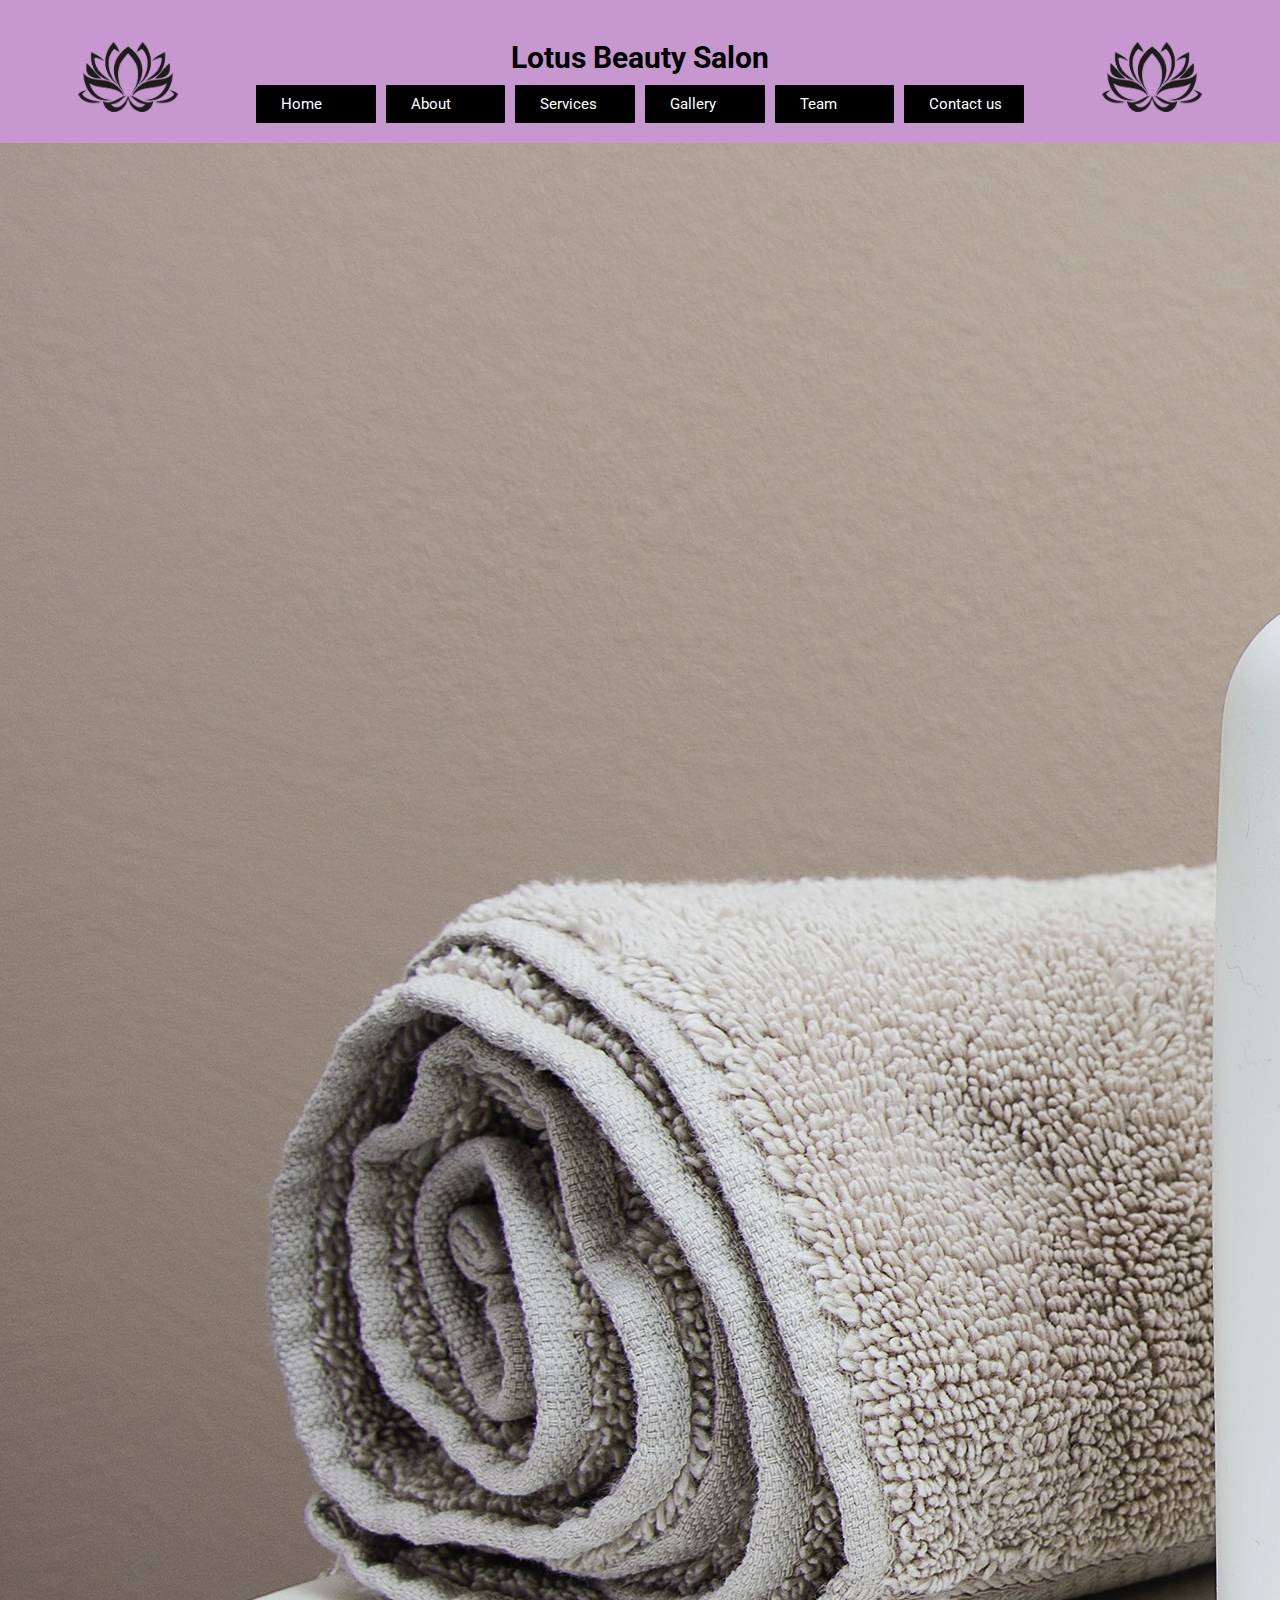
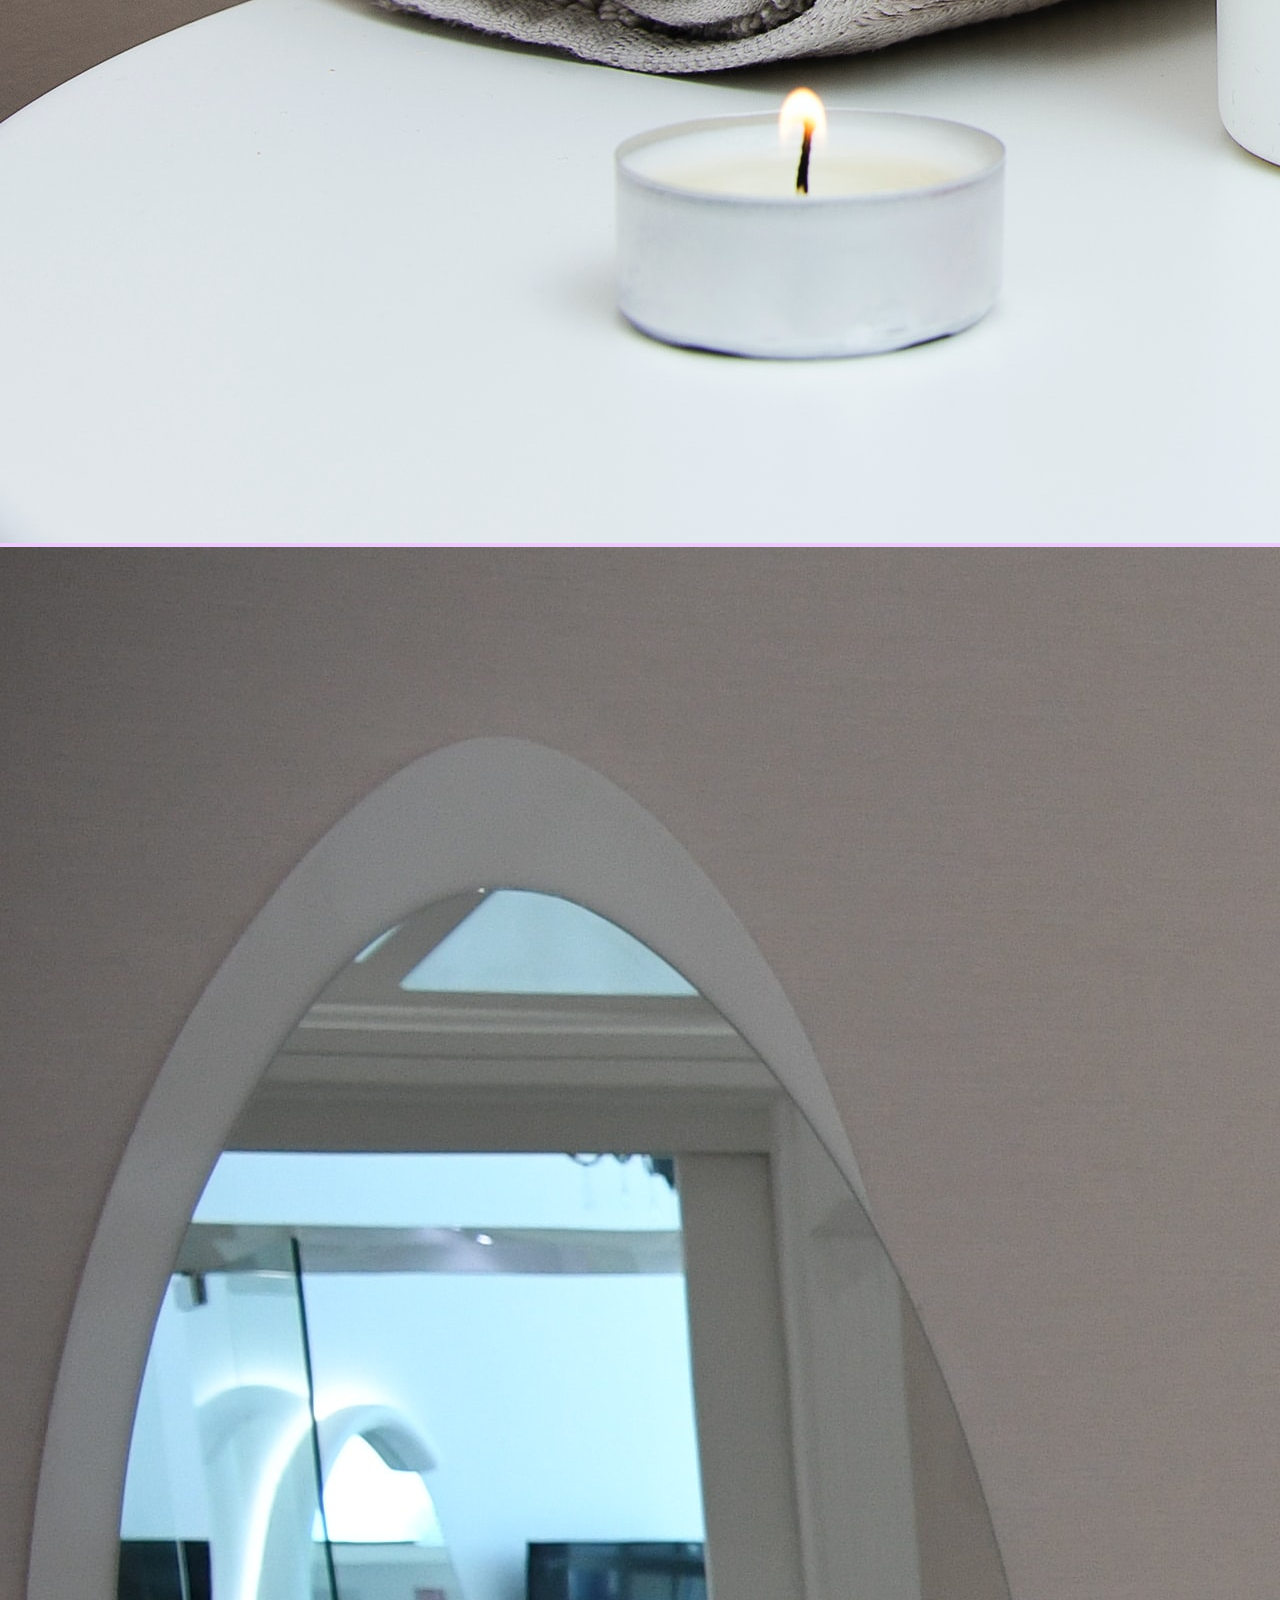
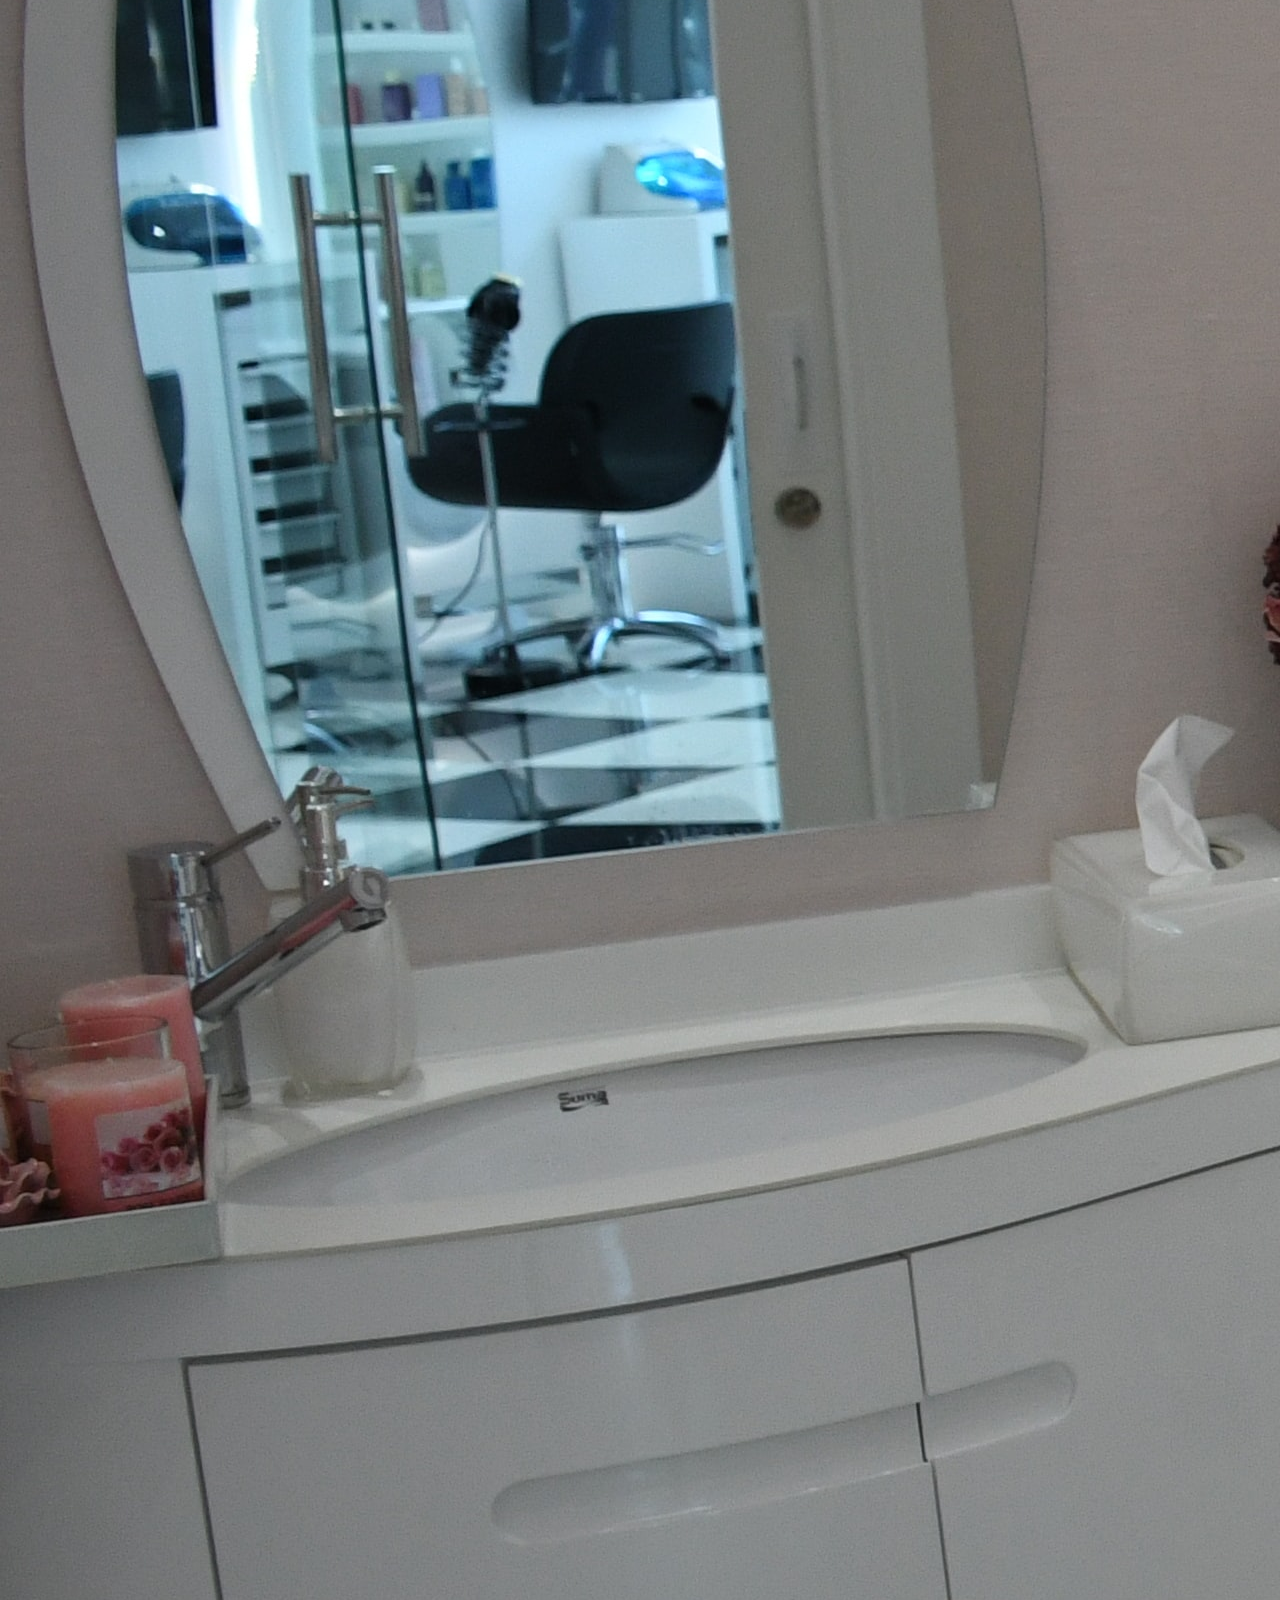
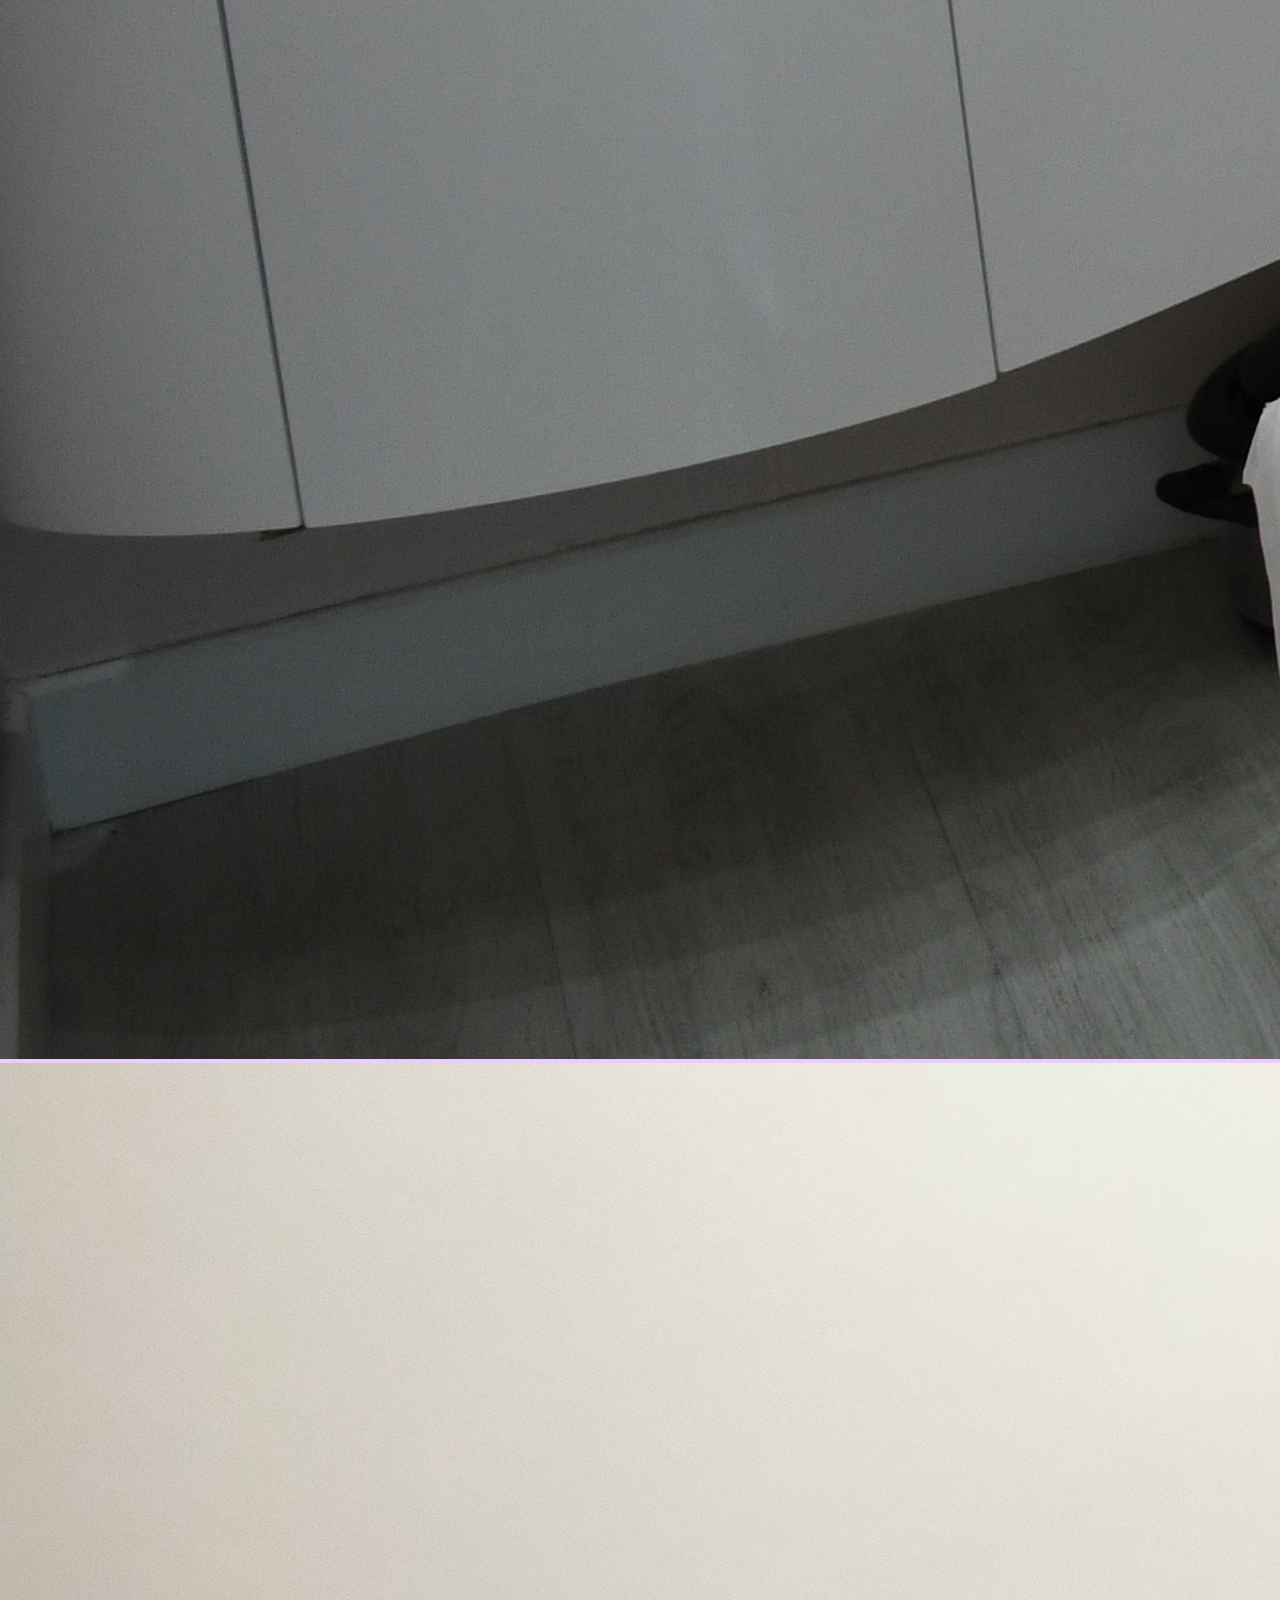
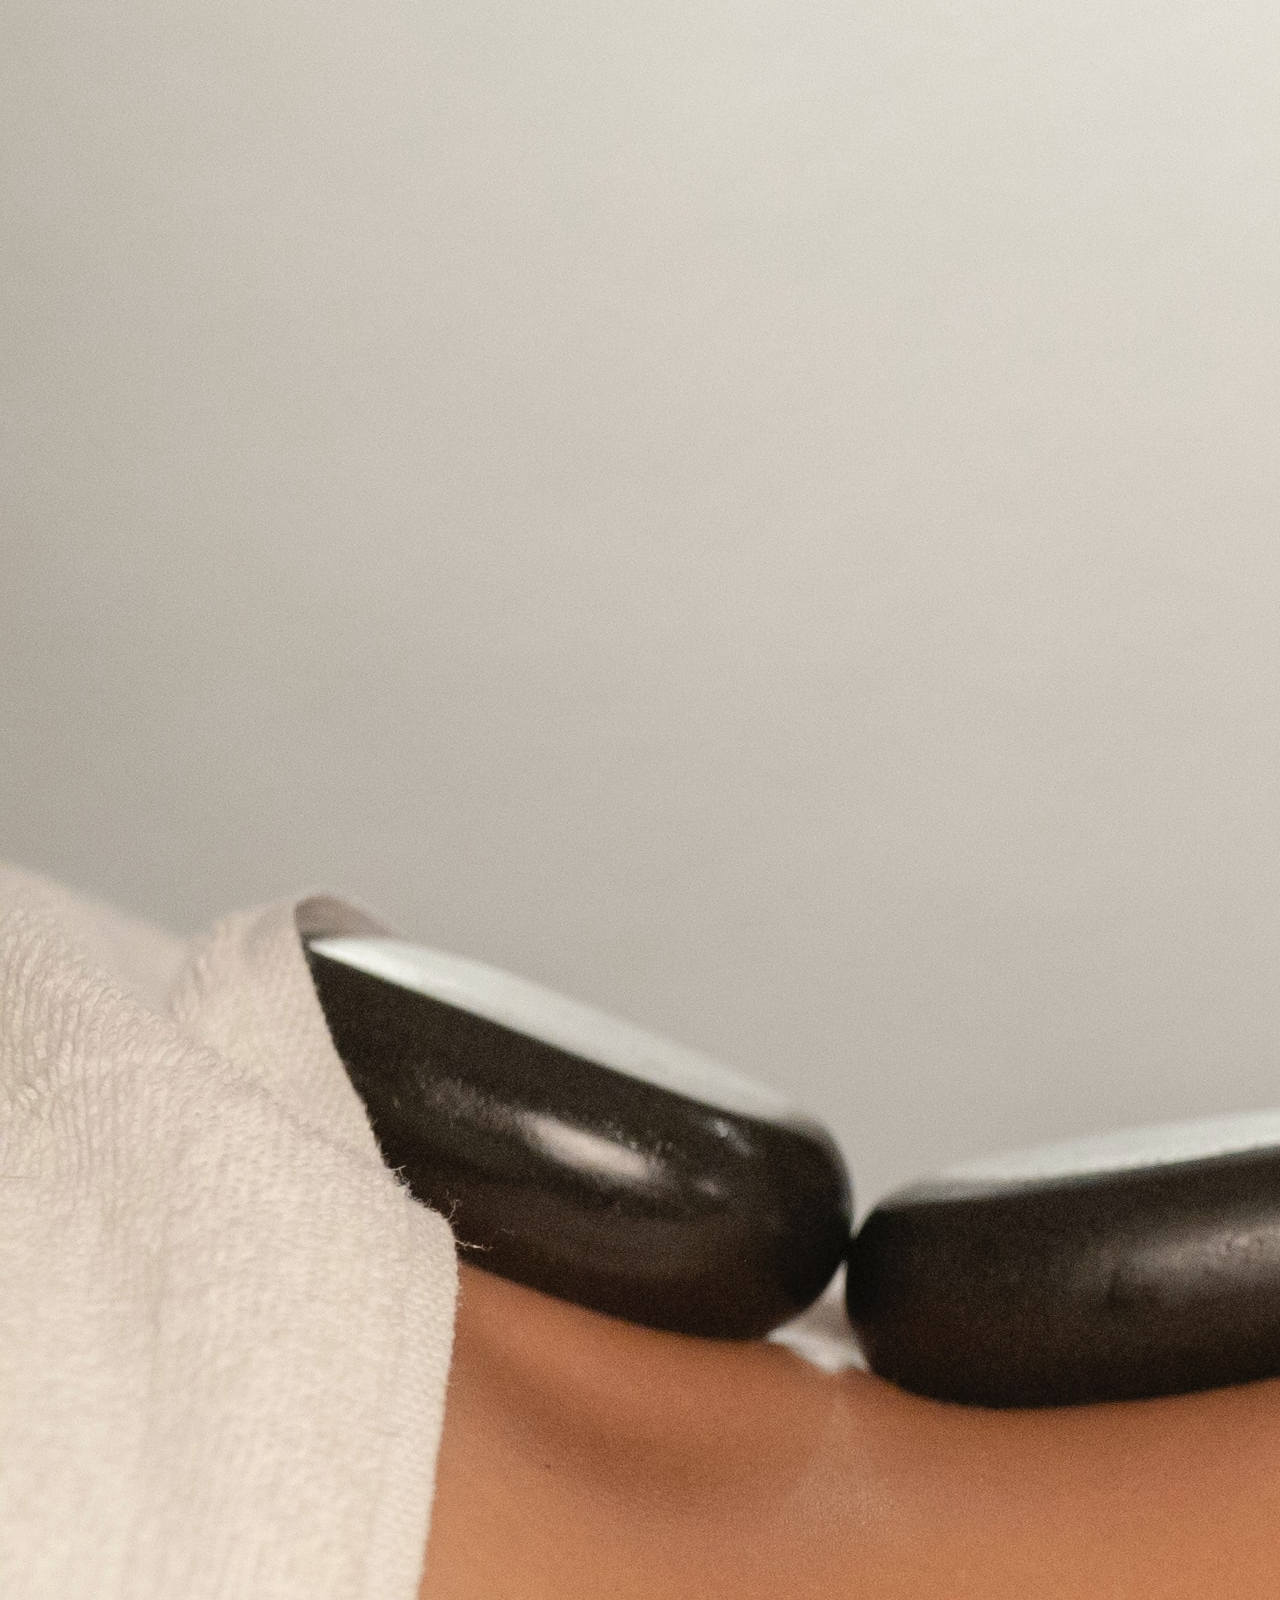
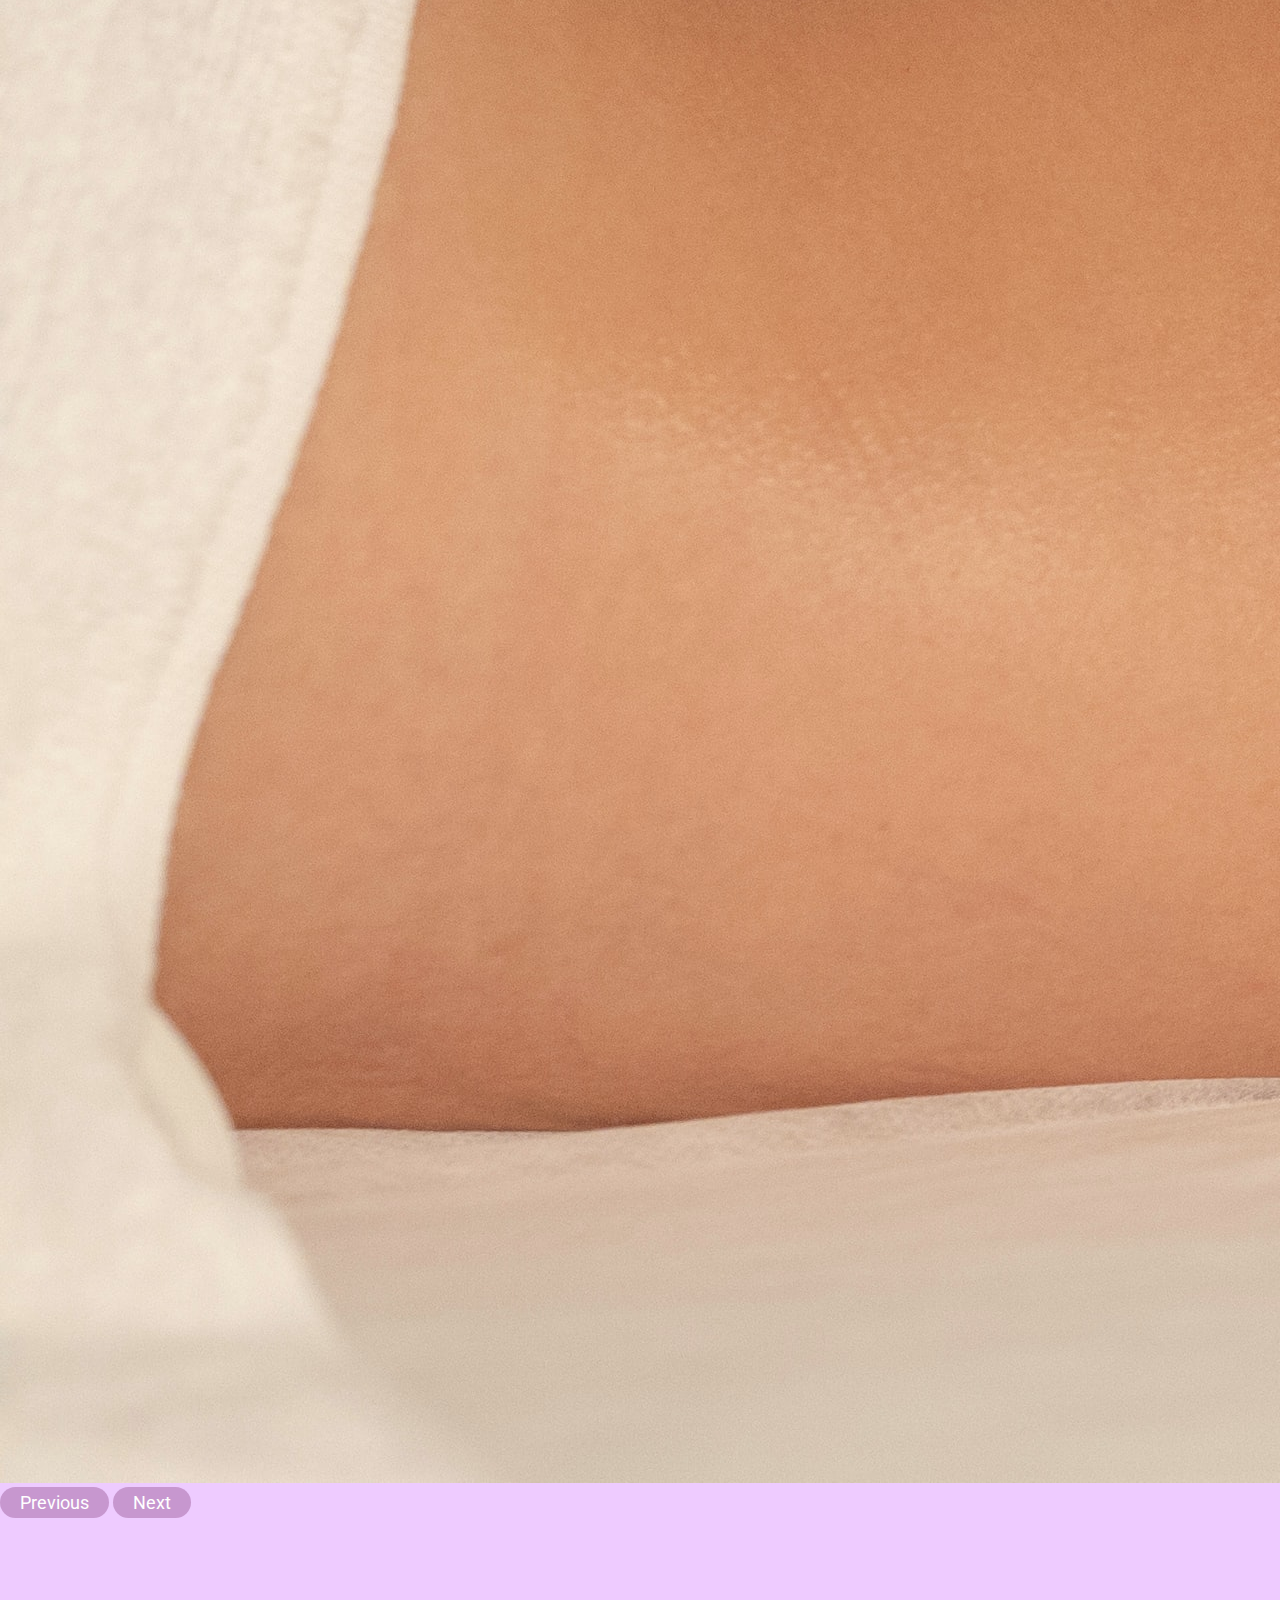
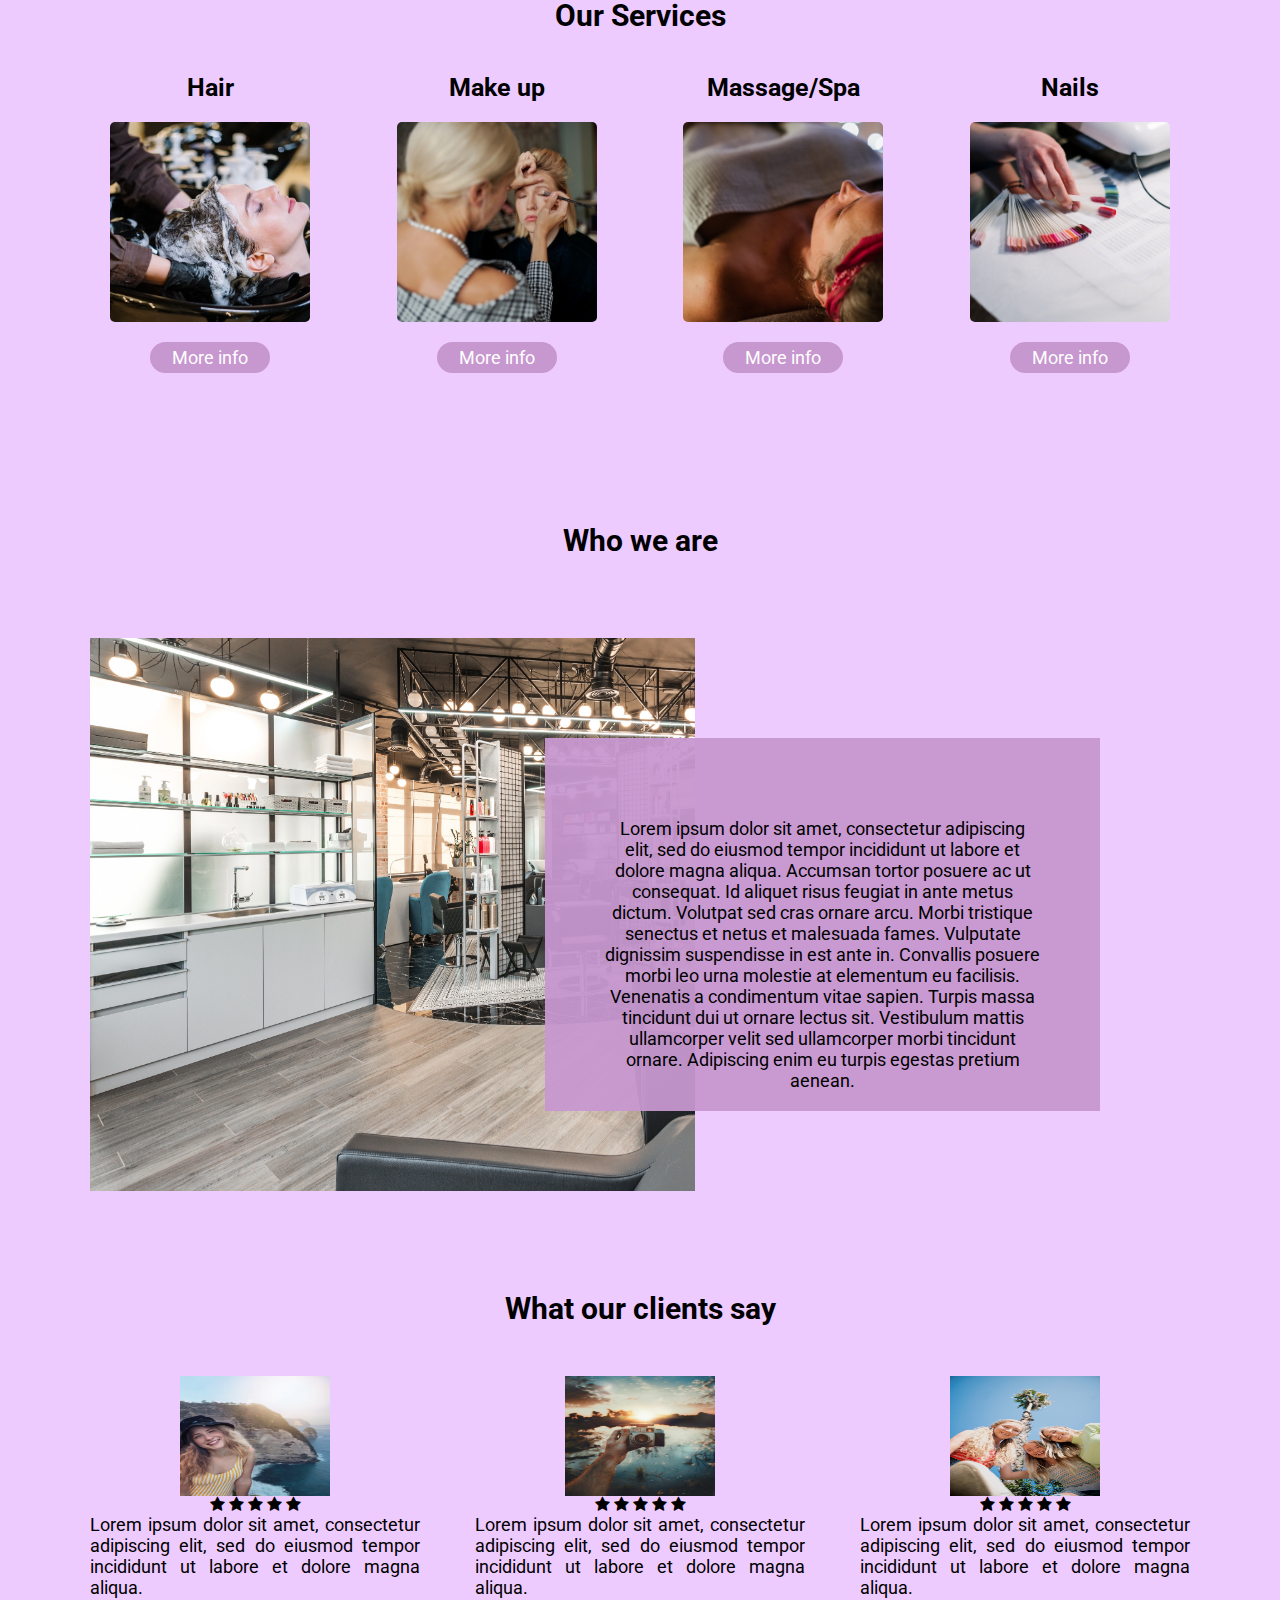
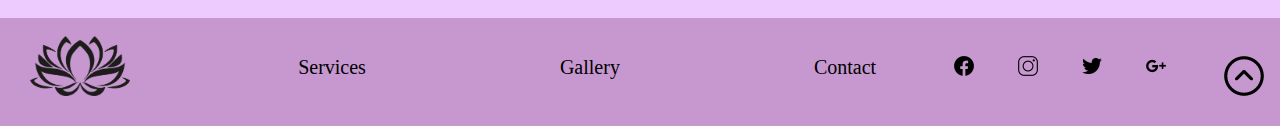
<file: index.html>
<!DOCTYPE html>
<html lang="en">
    <head>
        <meta charset="UTF-8">
        <meta name="viewport" content="width=device-width, initial-scale=1.0">
        <title>Home</title>
        <link href="https://cdn.jsdelivr.net/npm/bootstrap@5.1.3/dist/css/bootstrap.min.css" rel="stylesheet" integrity="sha384-1BmE4kWBq78iYhFldvKuhfTAU6auU8tT94WrHftjDbrCEXSU1oBoqyl2QvZ6jIW3" crossorigin="anonymous">
        <script src="https://cdn.jsdelivr.net/npm/bootstrap@5.1.3/dist/js/bootstrap.bundle.min.js" integrity="sha384-ka7Sk0Gln4gmtz2MlQnikT1wXgYsOg+OMhuP+IlRH9sENBO0LRn5q+8nbTov4+1p" crossorigin="anonymous"></script>        
        <link href='http://fonts.googleapis.com/css?family=Roboto' rel='stylesheet' type='text/css'>
        <link rel="stylesheet" href="stylesheets/a_index_styles.css">
        <link rel="stylesheet" href="stylesheets/typography.css">
        <link rel="stylesheet" href="https://cdnjs.cloudflare.com/ajax/libs/font-awesome/4.7.0/css/font-awesome.min.css">
    </head>

    <body>
        <!--Header-->
        <div id="a-header">
            <div class="a-logo-cont">
                <img class="a-logo" src="images/Lotus_beauty.png" alt="Lotus-flower" >
            </div>
            <div class="a-headNav-cont">
                <div class="a-header-cont">
                    <h1>Lotus Beauty Salon</h1>
                </div>                   
                <nav class="a-nav-cont">
                    <ul class="a-nav">
                        <li><a href="index.html">Home</a></li>
                        <li><a href="about.html">About</a></li>
                        <li> <a href="services.html">Services</a></li>
                        <li><a href="gallery.html">Gallery</a></li>
                        <li><a href="team.html">Team</a></li>
                        <li><a href="contact.html">Contact us</a></li>
                        <a href="javascript:void(0);" class="icon" onclick="aHamburger()">
                            <i class="fa fa-bars"></i>
                        </a>
                    </ul>
                </nav>
            </div>
            <div class="a-logo-cont">
                <img class="a-logo" src="images/Lotus_beauty.png" alt="Lotus-flower">
            </div>  
        </div>
        <!-- End Header-->

        <!--Main body section-->
        <div id="a-main-section">

            <!--Start of Slider and code taken directly from getbootsrap.com-->
            <div class="a-size-slider">
                <div id="carouselExampleControls" class="carousel slide carousel-fade" data-bs-ride="carousel">
                    <div class="carousel-inner">
                    <div class="carousel-item active">
                        <img src="images/homeSlide1.jpg" class="d-block w-100" alt="salon">
                    </div>
                    <div class="carousel-item">
                        <img src="images/homeSlide2.jpg" class="d-block w-100" alt="sinks">
                    </div>
                    <div class="carousel-item">
                        <img src="images/homeSlide3.jpg" class="d-block w-100" alt="staff">
                    </div>
                    </div>
                    <button class="carousel-control-prev" type="button" data-bs-target="#carouselExampleControls" data-bs-slide="prev">
                    <span class="carousel-control-prev-icon" aria-hidden="true"></span>
                    <span class="visually-hidden">Previous</span>
                    </button>
                    <button class="carousel-control-next" type="button" data-bs-target="#carouselExampleControls" data-bs-slide="next">
                    <span class="carousel-control-next-icon" aria-hidden="true"></span>
                    <span class="visually-hidden">Next</span>
                    </button>
                </div>
            </div>

            <!-- End of Slider-->
        
            <div class="a-under-slider">
                <div id="a-our-services">
                    <h1>Our Services</h1>

                    <div class="a-serviceInfo">
                        <div class="a-box">
                            <h2>Hair</h2>
                            <img src="images/homeHair.jpg" alt="hair">
                            <button class="a-service-1" onclick="aHair ()">More info</button>
                        </div>
    
                        <div class="a-box">
                            <h2>Make up</h2>
                            <img src="images/homeMakeup.jpg" alt="make-up">
                            <button class="a-service-2" onclick="aMakeup ()">More info</button>
                        </div>
    
                        <div class="a-box">
                            <h2>Massage/Spa</h2>
                            <img src="images/homeMassage.jpg" alt="spa/ massage">
                            <button class="a-service-3" onclick="aMassage ()">More info</button>
                        </div>
    
                        <div class="a-box">
                            <h2>Nails</h2>
                            <img src="images/homeNails.jpg" alt="nails">
                            <button class="a-service-4" onclick="aNails ()">More info</button>
                        </div>
                    </div>
                    
                </div>

                <div id="a-who-we-are">
                    <h1>Who we are</h1>

                    <div class="a-home-about">
                        <img class="a-about" src="images/salonAbout.jpg" alt="beauty salon">
                        <p>Lorem ipsum dolor sit amet, consectetur adipiscing elit, sed do eiusmod tempor incididunt ut labore et dolore magna aliqua.
                            Accumsan tortor posuere ac ut consequat. Id aliquet risus feugiat in ante metus dictum.
                            Volutpat sed cras ornare arcu. Morbi tristique senectus et netus et malesuada fames. 
                            Vulputate dignissim suspendisse in est ante in. Convallis posuere morbi leo urna molestie at elementum eu facilisis. 
                            Venenatis a condimentum vitae sapien. Turpis massa tincidunt dui ut ornare lectus sit. 
                            Vestibulum mattis ullamcorper velit sed ullamcorper morbi tincidunt ornare. 
                            Adipiscing enim eu turpis egestas pretium aenean.
                        </p>    
                    </div>
                </div>

                <div id="a-testimonials">
                    <h1>What our clients say</h1> 

                    <div class="a-cust-review">
                        <div class="a-review-box">
                            <img src="images/cust1.jpg" alt="profile image" class="a-rating">

                            <div class="a-stars">
                                <span id="a-star-1" class="fa fa-star " onClick="toggleStar(1); "></span>
                                <span id="a-star-2" class="fa fa-star " onClick="toggleStar(2); "></span>
                                <span id="a-star-3" class="fa fa-star " onClick="toggleStar(3); "></span>
                                <span id="a-star-4" class="fa fa-star " onClick="toggleStar(4); "></span>
                                <span id="a-star-5" class="fa fa-star " onClick="toggleStar(5); "></span>
                            </div>
                            <p>Lorem ipsum dolor sit amet, consectetur adipiscing elit, 
                                sed do eiusmod tempor incididunt ut labore et dolore magna aliqua. 
                            </p>
                            
                        </div>
    
                        <div class="a-review-box">
                            <img src="images/defaultPic.jpg" alt="profile image" class="a-rating">

                            <div class="a-stars">
                                <span id="a-star-6" class="fa fa-star " onClick="toggleStar(6); "></span>
                                <span id="a-star-7" class="fa fa-star " onClick="toggleStar(7); "></span>
                                <span id="a-star-8" class="fa fa-star " onClick="toggleStar(8); "></span>
                                <span id="a-star-9" class="fa fa-star " onClick="toggleStar(9); "></span>
                                <span id="a-star-10" class="fa fa-star " onClick="toggleStar(10); "></span>
                            </div>
                            <p>Lorem ipsum dolor sit amet, consectetur adipiscing elit, 
                                sed do eiusmod tempor incididunt ut labore et dolore magna aliqua. 
                            </p>
                            
                        </div>
    
                        <div class="a-review-box">
                            <img src="images/cust2.jpg" alt="profile image" class="a-rating">
                            
                            <div class="a-stars">
                                <span id="a-star-11" class="fa fa-star " onClick="toggleStar(11); "></span>
                                <span id="a-star-12" class="fa fa-star " onClick="toggleStar(12); "></span>
                                <span id="a-star-13" class="fa fa-star " onClick="toggleStar(13); "></span>
                                <span id="a-star-14" class="fa fa-star " onClick="toggleStar(14); "></span>
                                <span id="a-star-15" class="fa fa-star " onClick="toggleStar(15); "></span>
                            </div>
                            <p>Lorem ipsum dolor sit amet, consectetur adipiscing elit, 
                                sed do eiusmod tempor incididunt ut labore et dolore magna aliqua. 
                            </p>

                        </div>
                    </div>
                    
                </div>

            </div>
           
        </div>

        <!-- End Main body -->
       <!--Footer-->
       <div class="a-footer">
        <div class="a-footer-logo">
            <a href="index.html"><img src="images/Lotus_beauty.png" alt="Lotus-flower" class="footer-logo"></a>
        </div>

        <div class="a-footer-menu">
            <a href="services.html" id="a-ser-page">Services</a>
            <a href="gallery.html" id="a-gal-page">Gallery</a>
            <a href="contact.html" id="a-con-page">Contact</a>
        </div>

        <div class="a-icons">
            <!--Facebook icon-->
            <img src="images/facebook-5222.png">
            <!-- Instagram icon -->
            <img src="images/black-instagram-logo-3496.png">
            <!--Twitter icon-->
            <img src="images/twitter-117.png">
            <!--Google icon-->
            <img src="images/google-plus-110.png">
        </div>

        <div class="a-back-to-top"  title="scroll up">
            <img onclick="scrollToTop()" src="images/up-arrow-3097.png" alt="up arrow">
        </div>
    </div>



        <script src="scripts/a_index_script.js"></script>
        

    </body>
</html>
</file>
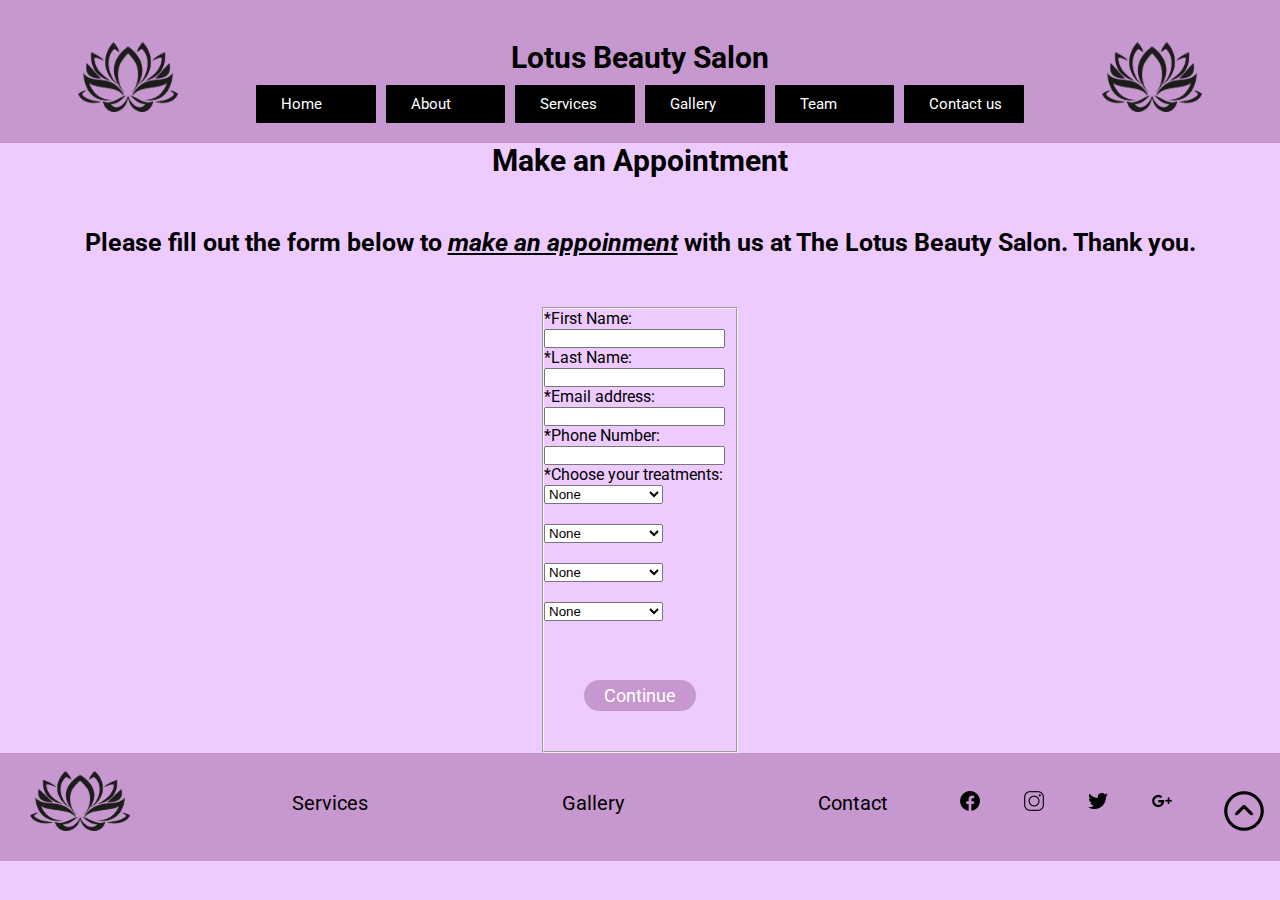
<file: booking.html>
<!DOCTYPE html>
<html lang="en">
<head>
    <meta charset="UTF-8">
    <meta name="viewport" content="width=device-width, initial-scale=1.0">
    <title>Booking</title>
    <link href="https://cdn.jsdelivr.net/npm/bootstrap@5.1.3/dist/css/bootstrap.min.css" rel="stylesheet" integrity="sha384-1BmE4kWBq78iYhFldvKuhfTAU6auU8tT94WrHftjDbrCEXSU1oBoqyl2QvZ6jIW3" crossorigin="anonymous">
    <script src="https://cdn.jsdelivr.net/npm/bootstrap@5.1.3/dist/js/bootstrap.bundle.min.js" integrity="sha384-ka7Sk0Gln4gmtz2MlQnikT1wXgYsOg+OMhuP+IlRH9sENBO0LRn5q+8nbTov4+1p" crossorigin="anonymous"></script>        
    <link href='http://fonts.googleapis.com/css?family=Roboto' rel='stylesheet' type='text/css'>
    
    <link href="stylesheets/rossStylesheet.css" type="text/css" rel="stylesheet">
    <link href="stylesheets/a_header_styles.css" type="text/css" rel="stylesheet">
    <link href="stylesheets/a_footer_styles.css" type="text/css" rel="stylesheet">
    <link href="typography.css" type="text/css" rel="stylesheet">
</head>
<body>
    <header>
         <!--Header-->
         <div id="a-header">
            <div class="a-logo-cont">
                <img class="a-logo" src="images/Lotus_beauty.png" alt="Lotus-flower" >
            </div>
            <div class="a-headNav-cont">
                <div class="a-header-cont">
                    <h1>Lotus Beauty Salon</h1>
                </div>                   
                <nav class="a-nav-cont">
                    <ul class="a-nav">
                        <li><a href="index.html">Home</a></li>
                        <li><a href="about.html">About</a></li>
                        <li> <a href="services.html">Services</a></li>
                        <li><a href="gallery.html">Gallery</a></li>
                        <li><a href="team.html">Team</a></li>
                        <li><a href="contact.html">Contact us</a></li>
                    </ul>
                </nav>
            </div>
            <div class="a-logo-cont">
                <img class="a-logo" src="images/Lotus_beauty.png" alt="Lotus-flower">
            </div>  
        </div>

        
    </header>
    <main>
            <h1 style="text-align: center;">Make an Appointment</h1>
            <h2 style="font-size: 25px; text-align: center;">Please fill out the form below to <span style="text-decoration: underline;">make an appoinment</span> with us at The Lotus Beauty Salon. Thank you.</h2>
            <div class="conatiner-1">
                <form class="formBooking" id="hide" action="#" onsubmit="formChange(); return false" style="display: flex; justify-content: center; align-items: center;">
                    <fieldset>
                        <label for="fname">*First Name:</label><br>
                        <input type="text" id="fname" name="fname"><br>
                        <label for="lname">*Last Name:</label><br>
                        <input type="text" id="lname" name="lname"><br>
                        <label for="email">*Email address:</label><br>
                        <input type ="email" id="email" name="email"><br>
                        <label for="pnum">*Phone Number:</label><br>
                        <input type="text" id="pnum" name="pnum"><br>
                        <label for="service">*Choose your treatments:</label><br>
                        <select name="treatmentOne" id="treatment1">
                            <optgroup label="Treatments">
                            <option value="hair" selected>Hair</option>
                            <option value="makeup">Make-up</option>
                            <option value="nails">Nails</option>
                            <option value="massage">Massage/Spa</option>
                            <option value="" selected>None</option>
                            </optgroup>
                        </select><br><br>
                        <select name="treatmentTwo" id="treatment2" >
                            <optgroup label="Treatments">
                            <option value="hair">Hair</option>
                            <option value="makeup">Make-up</option>
                            <option value="nails">Nails</option>
                            <option value="massage">Massage/Spa</option>
                            <option value="" selected>None</option>
                            </optgroup>
                        </select><br><br>
                        <select name="treatmentThree" id="treatment3">
                            <optgroup label="Treatments">
                            <option value="hair">Hair</option>
                            <option value="makeup">Make-up</option>
                            <option value="nails">Nails</option>
                            <option value="massage">Massage/Spa</option>
                            <option value="" selected>None</option>
                            </optgroup>
                        </select><br><br>
                        <select name="treatmentFour" id="treatment4">
                            <optgroup label="Treatments">
                            <option value="hair">Hair</option>
                            <option value="makeup">Make-up</option>
                            <option value="nails">Nails</option>
                            <option value="massage">Massage/Spa</option>
                            <option value="" selected>None</option>
                            </optgroup>
                        </select><br>
                        <br>
                        <button onclick="submit()" class="submit">Continue</button>
                    </fieldset>
                </form>
        </div>
        </main>
        <footer>
            <div class="a-footer">
                <div class="a-footer-logo">
                    <a href="index.html"><img src="images/Lotus_beauty.png" alt="Lotus-flower" class="footer-logo"></a>
                </div>
    
                <div class="a-footer-menu">
                    <a href="services.html" id="a-ser-page">Services</a>
                    <a href="gallery.html" id="a-gal-page">Gallery</a>
                    <a href="contact.html" id="a-con-page">Contact</a>
                </div>
    
                <div class="a-icons">
                    <!--Facebook icon-->
                    <img src="images/facebook-5222.png">
                    <!-- Instagram icon -->
                    <img src="images/black-instagram-logo-3496.png">
                    <!--Twitter icon-->
                    <img src="images/twitter-117.png">
                    <!--Google icon-->
                    <img src="images/google-plus-110.png">
                </div>
    
                <div class="a-back-to-top"  title="scroll up">
                    <img onclick="scrollToTop()" src="images/up-arrow-3097.png" alt="up arrow">
                </div>
            </div>
            <script src="scripts/rossJavaScript.js"></script>
            <script src="scripts/a_index_script.js"></script>
            <script src="scripts/a_footer_script.js"></script>
        </footer>
</body>
</html>
</file>
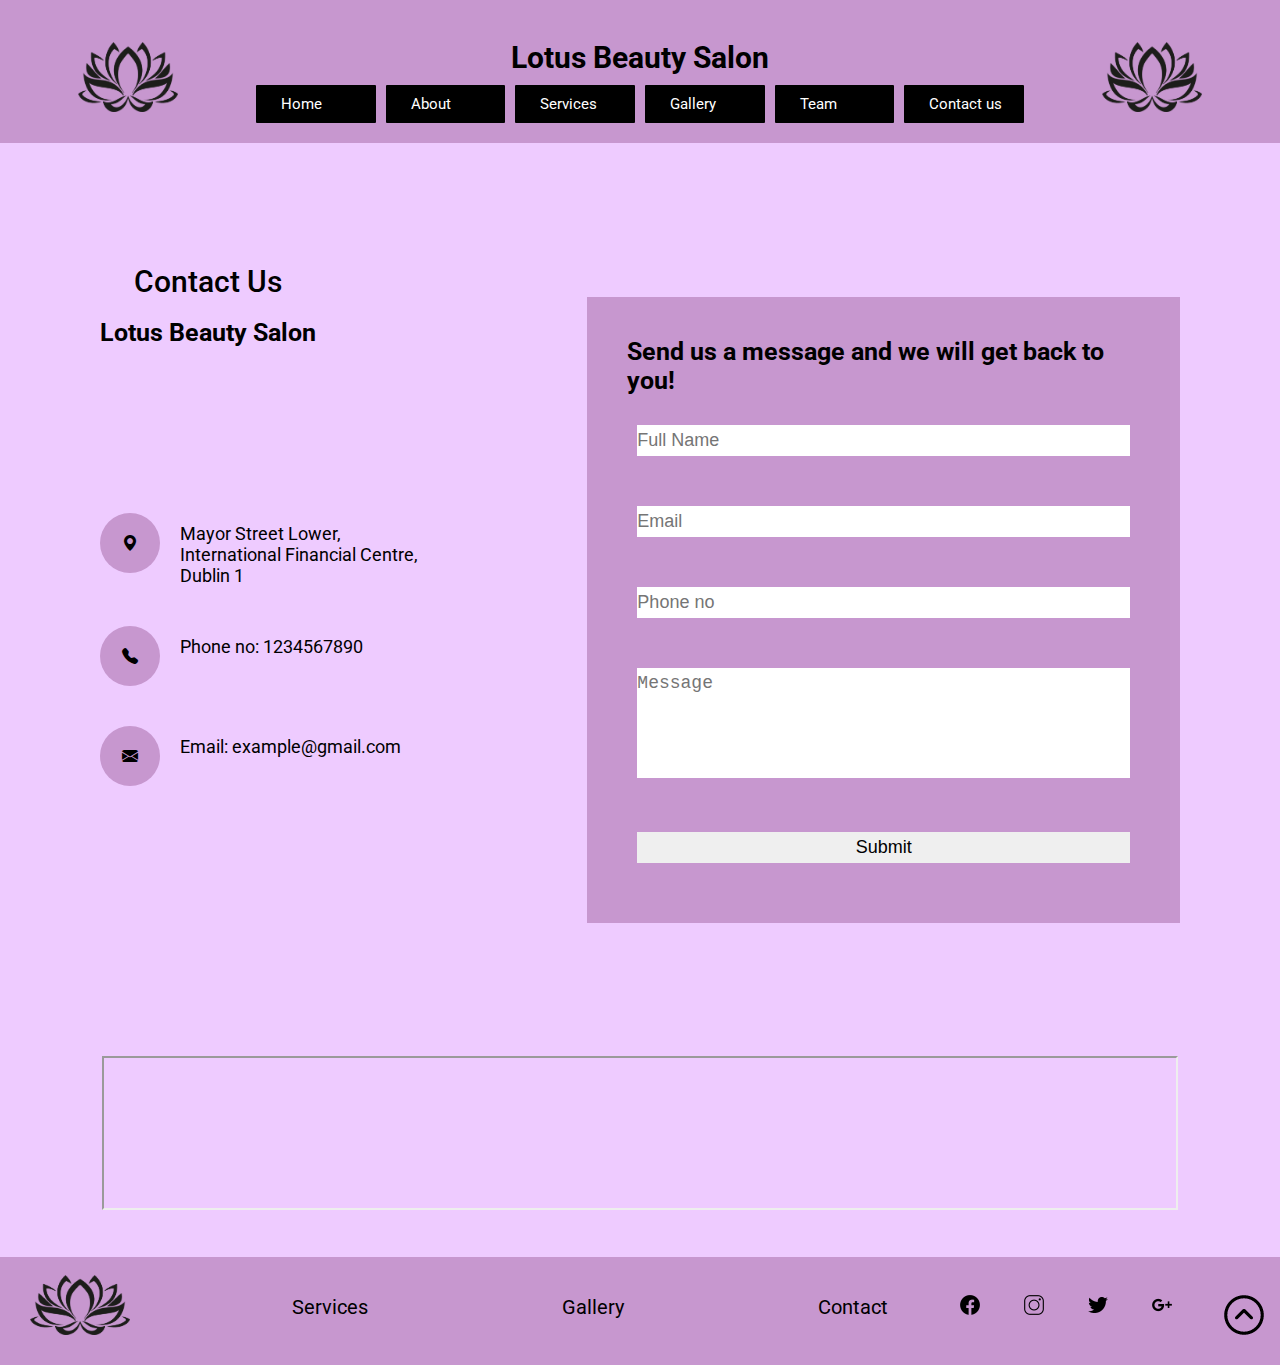
<file: contact.html>
<!DOCTYPE html>
<html lang="en">
    <head>
        <meta charset="UTF-8">
        <meta name="viewport" content="width=device-width, initial-scale=1.0">
        <title>Contact</title>
        <link href="https://cdn.jsdelivr.net/npm/bootstrap@5.1.3/dist/css/bootstrap.min.css" rel="stylesheet" integrity="sha384-1BmE4kWBq78iYhFldvKuhfTAU6auU8tT94WrHftjDbrCEXSU1oBoqyl2QvZ6jIW3" crossorigin="anonymous">
        <script src="https://cdn.jsdelivr.net/npm/bootstrap@5.1.3/dist/js/bootstrap.bundle.min.js" integrity="sha384-ka7Sk0Gln4gmtz2MlQnikT1wXgYsOg+OMhuP+IlRH9sENBO0LRn5q+8nbTov4+1p" crossorigin="anonymous"></script>        
        <link rel="stylesheet" href="https://cdn.jsdelivr.net/npm/bootstrap-icons@1.5.0/font/bootstrap-icons.css">
        <link href='http://fonts.googleapis.com/css?family=Roboto' rel='stylesheet' type='text/css'>
        <link rel="stylesheet" href="stylesheets/a_contact.css">
        <link rel="stylesheet" href="stylesheets/typography.css">
        <link rel="stylesheet" href="https://cdnjs.cloudflare.com/ajax/libs/font-awesome/4.7.0/css/font-awesome.min.css">
   </head>

    <body>

        <!--Header-->
        <div id="a-header">
            <div class="a-logo-cont">
                <img class="a-logo" src="images/Lotus_beauty.png" alt="Lotus-flower" >
            </div>
            <div class="a-headNav-cont">
                <div class="a-header-cont">
                    <h1>Lotus Beauty Salon</h1>
                </div>                   
                <nav class="a-nav-cont">
                    <ul class="a-nav">
                        <li><a href="index.html">Home</a></li>
                        <li><a href="about.html">About</a></li>
                        <li> <a href="services.html">Services</a></li>
                        <li><a href="gallery.html">Gallery</a></li>
                        <li><a href="team.html">Team</a></li>
                        <li><a href="contact.html">Contact us</a></li>
                        <a href="javascript:void(0);" class="icon" onclick="aHamburger()">
                            <i class="fa fa-bars"></i>
                        </a>
                    </ul>
                </nav>
            </div>
            <div class="a-logo-cont">
                <img class="a-logo" src="images/Lotus_beauty.png" alt="Lotus-flower">
            </div>  
        </div>
        <!-- End Header-->


        
        <!-- Main heading-->
        <div class="a-main-contact-area">
            <div class="a-name">
                <h1>Contact Us</h1>
                <br>
                <h2>Lotus Beauty Salon</h2>
            </div>


            <!-- Left side of the page-->
            <div class="a-contact-container">

                <div class="a-contact-info">

                    <div class="a-contact-box">
                        <div class="a-contact-icon">
                            <i class="bi bi-geo-alt-fill" aria-hidden="true"></i>
                        </div>

                        <div class="a-contact-text">
                            <p>Mayor Street Lower, <br>
                               International Financial Centre, <br>
                               Dublin 1</p>
                        </div>
                    </div>

                    <div class="a-contact-box">
                        <div class="a-contact-icon">
                            <i class="bi bi-telephone-fill" aria-hidden="true"></i>
                        </div>

                        <div class="a-contact-text">
                            <p>Phone no: 1234567890</p>
                        </div>
                    </div>

                    <div class="a-contact-box">
                        <div class="a-contact-icon">
                            <i class="bi bi-envelope-fill" aria-hidden="true"></i>
                        </div>
                        
                        <div class="a-contact-text">
                            <p>Email: example@gmail.com</p>
                        </div>
                    </div>
                </div>
            

                <!-- Right side of the page -->
                <div class="a-contact-form">
                    <form id="a-contact-form" onsubmit="validateForm()">
                        <h2>Send us a message and we will get back to you!</h2>
                        
                        <div class="a-input-box">
                            <input type="text" id="a-fullname" name="fullname" required="required" placeholder="Full Name">
                        </div>
                    
                        <div class="a-input-box">
                            <input type="text" id="a-email" name="email" required="required" placeholder="Email">
                        </div>

                        <div class="a-input-box">
                            <input type="text" id="a-ph" name="ph" required="required" placeholder="Phone no">
                        </div>
            
                        <div class="a-input-box">
                            <textarea id="a-message" name="message" required="required" placeholder="Message" rows="5"></textarea>
                        </div>
                        
                        <div class="a-input-box">
                            <input type="submit" value="Submit">
                            <p id="a-success"></p>
                        </div>
                    </form>
                </div>
            </div>
        </div>

        <div class="a-map-box">
            <div class="a-map">
                <iframe src="https://www.google.com/maps/embed?pb=!1m18!1m12!1m3!1d2381.6830759973864!2d-6.245186848308867!3d53.34892917988132!2m3!1f0!2f0!3f0!3m2!1i1024!2i768!4f13.1!3m3!1m2!1s0x48670e8cd86e97e7%3A0x6d51b774ee7fa935!2sNational%20College%20of%20Ireland!5e0!3m2!1sen!2sie!4v1638736813116!5m2!1sen!2sie" width="100%" height="auto" style="border:1;" allowfullscreen="" loading="lazy"></iframe>
            </div>
        </div>
        

          <!--Footer-->
          <div class="a-footer">
            <div class="a-footer-logo">
                <a href="index.html"><img src="images/Lotus_beauty.png" alt="Lotus-flower" class="footer-logo"></a>
            </div>

            <div class="a-footer-menu">
                <a href="services.html" id="a-ser-page">Services</a>
                <a href="gallery.html" id="a-gal-page">Gallery</a>
                <a href="contact.html" id="a-con-page">Contact</a>
            </div>

            <div class="a-icons">
                <!--Facebook icon-->
                <img src="images/facebook-5222.png">
                <!-- Instagram icon -->
                <img src="images/black-instagram-logo-3496.png">
                <!--Twitter icon-->
                <img src="images/twitter-117.png">
                <!--Google icon-->
                <img src="images/google-plus-110.png">
            </div>

            <div class="a-back-to-top"  title="scroll up">
                <img onclick="scrollToTop()" src="images/up-arrow-3097.png" alt="up arrow">
            </div>
        </div>

        <script src="scripts/a_contact_script.js"></script>
        <script src="scripts/a_index_script.js"></script>

    </body>
</html>



<!--<span><i class="bi bi-person-fill"></i>Full Name</span> -->
</file>
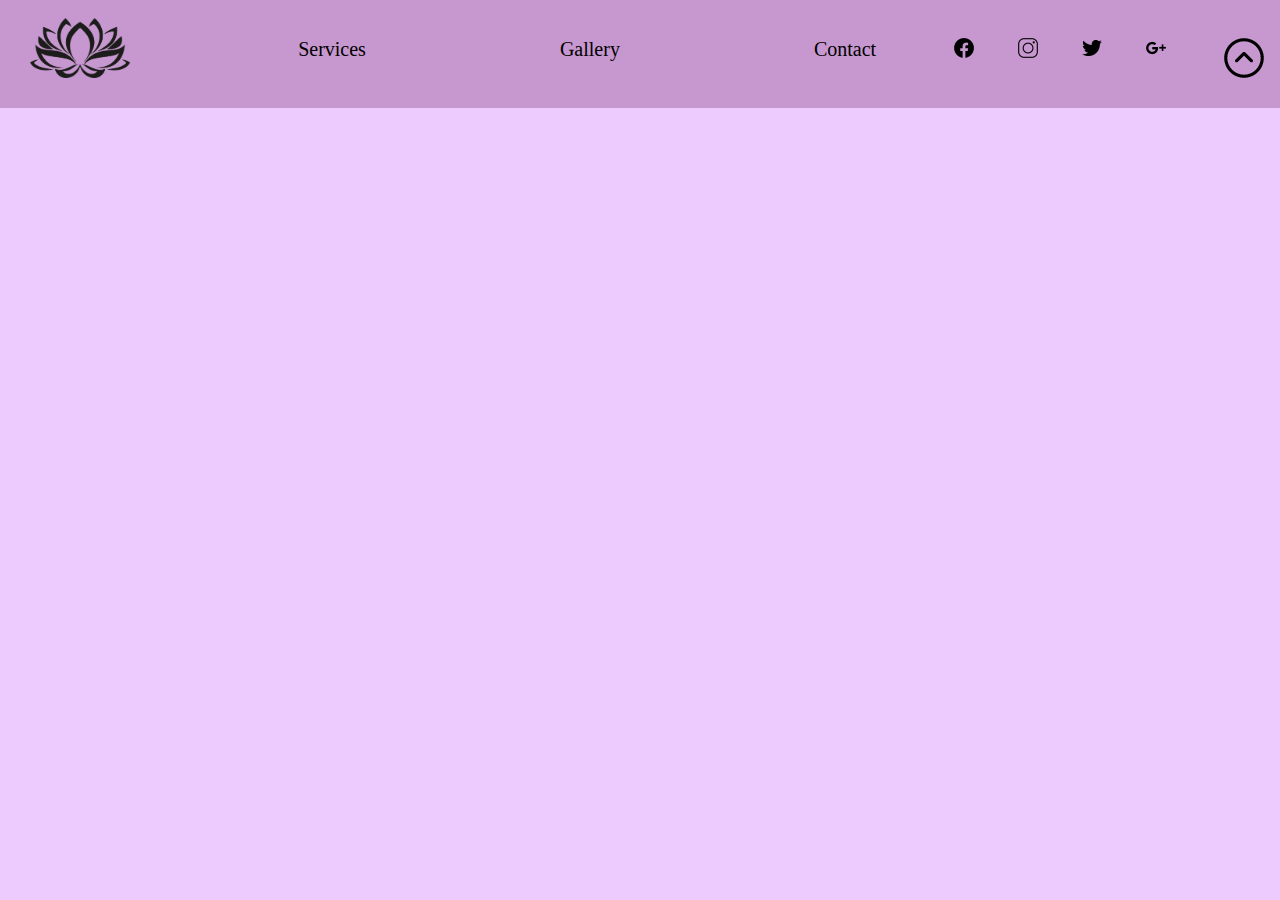
<file: footer.html>
<!DOCTYPE html>
<html lang="en">
    <head>
        <meta charset="UTF-8">
        <meta name="viewport" content="width=device-width, initial-scale=1.0">
        <title>Footer</title>
        <link href="https://cdn.jsdelivr.net/npm/bootstrap@5.1.3/dist/css/bootstrap.min.css" rel="stylesheet" integrity="sha384-1BmE4kWBq78iYhFldvKuhfTAU6auU8tT94WrHftjDbrCEXSU1oBoqyl2QvZ6jIW3" crossorigin="anonymous">
        <script src="https://cdn.jsdelivr.net/npm/bootstrap@5.1.3/dist/js/bootstrap.bundle.min.js" integrity="sha384-ka7Sk0Gln4gmtz2MlQnikT1wXgYsOg+OMhuP+IlRH9sENBO0LRn5q+8nbTov4+1p" crossorigin="anonymous"></script>        
        <link href='http://fonts.googleapis.com/css?family=Roboto' rel='stylesheet' type='text/css'>
        <link rel="stylesheet" href="stylesheets/a_footer_styles.css">
        <link rel="stylesheet" href="stylesheets/typography.css">
        <link rel="stylesheet" href="https://cdnjs.cloudflare.com/ajax/libs/font-awesome/4.7.0/css/font-awesome.min.css">
    </head>

    <body>

        <!--Footer-->
        <div class="a-footer">
            <div class="a-footer-logo">
                <a href="index.html"><img src="images/Lotus_beauty.png" alt="Lotus-flower" class="footer-logo"></a>
            </div>

            <div class="a-footer-menu">
                <a href="services.html" id="a-ser-page">Services</a>
                <a href="gallery.html" id="a-gal-page">Gallery</a>
                <a href="contact.html" id="a-con-page">Contact</a>
            </div>

            <div class="a-icons">
                <!--Facebook icon-->
                <img src="images/facebook-5222.png">
                <!-- Instagram icon -->
                <img src="images/black-instagram-logo-3496.png">
                <!--Twitter icon-->
                <img src="images/twitter-117.png">
                <!--Google icon-->
                <img src="images/google-plus-110.png">
            </div>

            <div class="a-back-to-top"  title="scroll up">
                <img onclick="scrollToTop()" src="images/up-arrow-3097.png" alt="up arrow">
            </div>
        </div>

      <script src="scripts/a_footer_script.js"></script>

    </body>
</html>
</file>
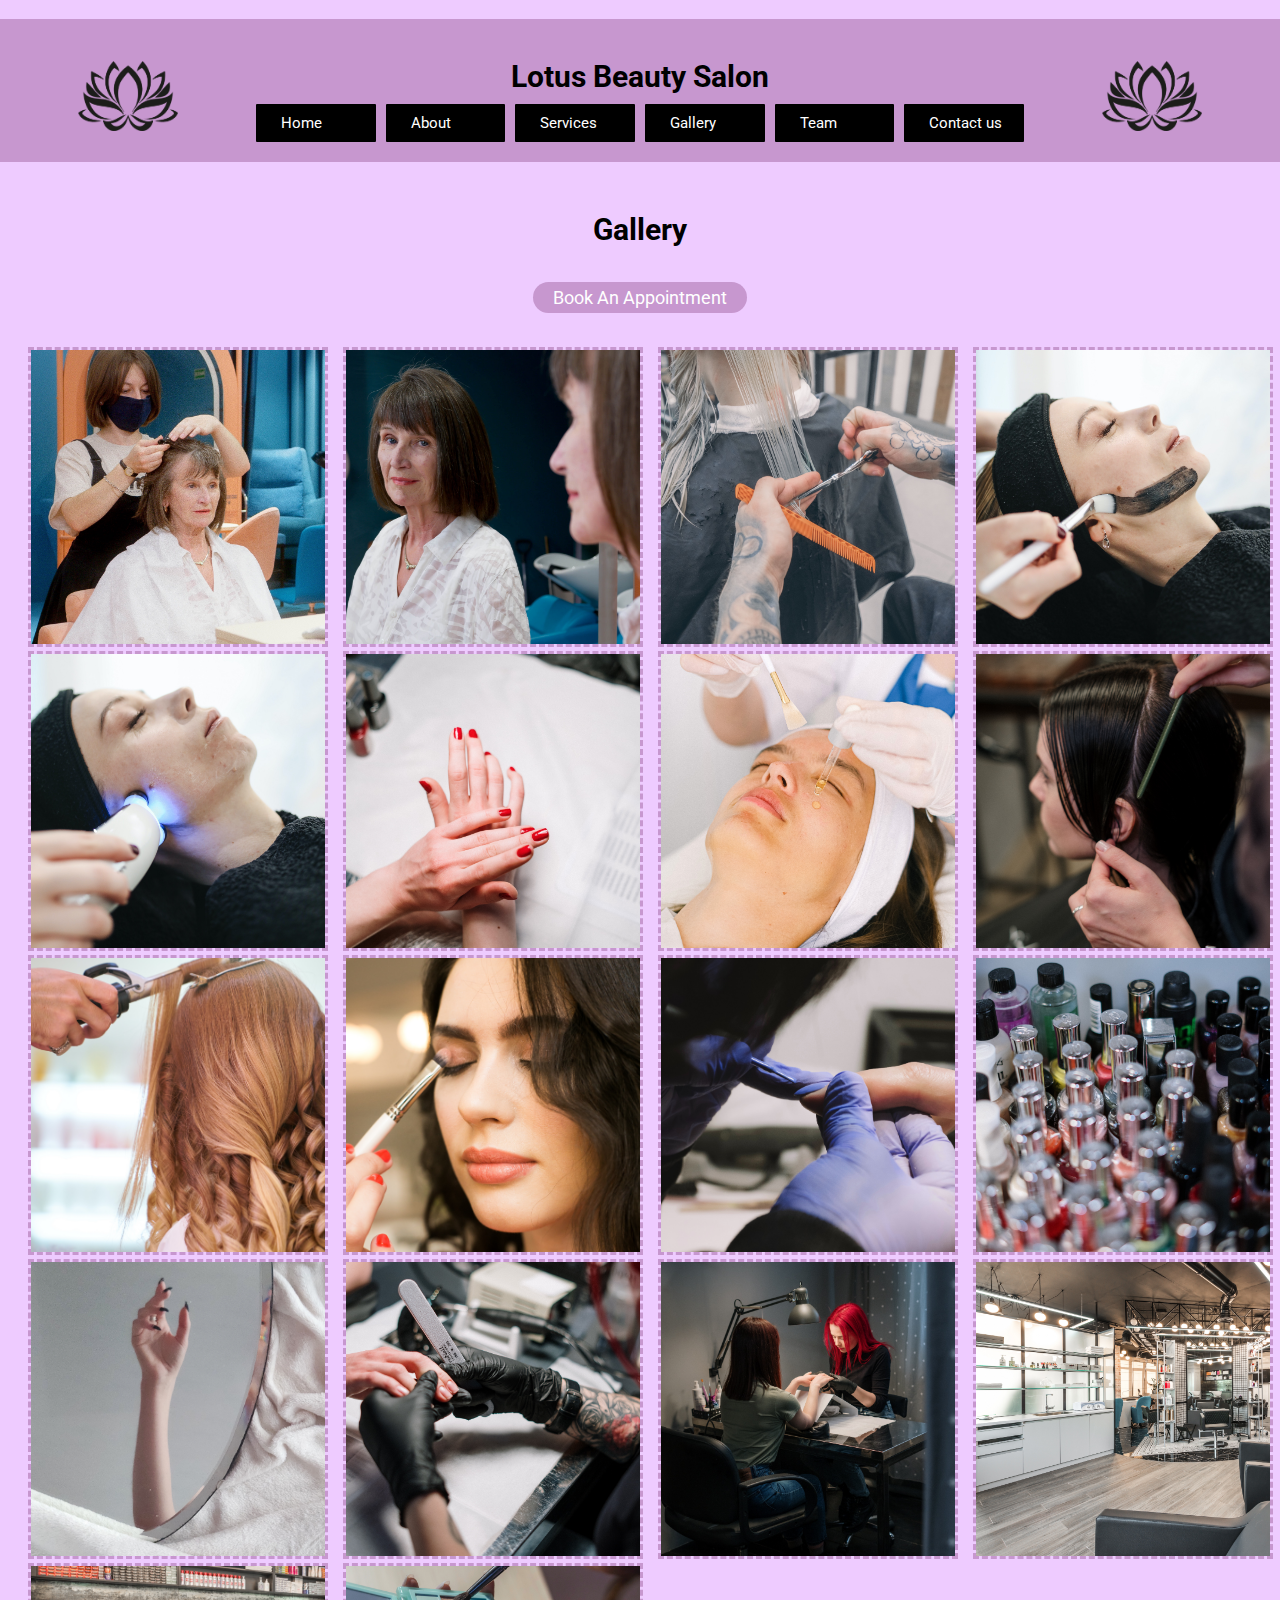
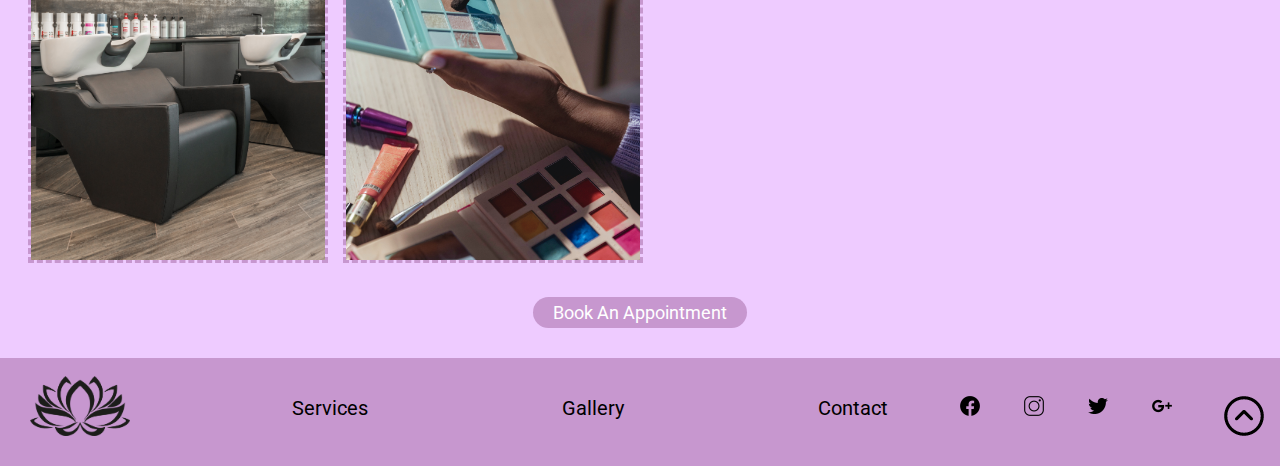
<file: gallery.html>
<!DOCTYPE html>
<html>
<head>
  <meta charset="utf-8">
  <meta name="viewport" content="width=device-width, initial-scale=1.0">
  <title> Gallery </title>
    <link href="https://cdn.jsdelivr.net/npm/bootstrap@5.1.3/dist/css/bootstrap.min.css" rel="stylesheet" integrity="sha384-1BmE4kWBq78iYhFldvKuhfTAU6auU8tT94WrHftjDbrCEXSU1oBoqyl2QvZ6jIW3" origin="anonymous">
    <script src="https://cdn.jsdelivr.net/npm/bootstrap@5.1.3/dist/js/bootstrap.bundle.min.js" integrity="sha384-ka7Sk0Gln4gmtz2MlQnikT1wXgYsOg+OMhuP+IlRH9sENBO0LRn5q+8nbTov4+1p" origin="anonymous"></script>
    <link href='http://fonts.googleapis.com/css?family=Roboto' rel='stylesheet' type='text/css'>
    
    <link href="stylesheets/rossStylesheet.css" type="text/css" rel="stylesheet">
    <link href="stylesheets/a_header_styles.css" type="text/css" rel="stylesheet">
    <link href="stylesheets/a_footer_styles.css" type="text/css" rel="stylesheet">
    <link href="typography.css" type="text/css" rel="stylesheet">
    
<body>
  <header>
    <!--Header-->
    <div id="a-header">
      <div class="a-logo-cont">
          <img class="a-logo" src="images/Lotus_beauty.png" alt="Lotus-flower" >
      </div>
      <div class="a-headNav-cont">
          <div class="a-header-cont">
              <h1>Lotus Beauty Salon</h1>
          </div>                   
          <nav class="a-nav-cont">
              <ul class="a-nav">
                  <li><a href="index.html">Home</a></li>
                  <li><a href="about.html">About</a></li>
                  <li><a href="services.html">Services</a></li>
                  <li><a href="gallery.html">Gallery</a></li>
                  <li><a href="team.html">Team</a></li>
                  <li><a href="contact.html">Contact us</a></li>
              </ul>
          </nav>
      </div>
      <div class="a-logo-cont">
          <img class="a-logo" src="images/Lotus_beauty.png" alt="Lotus-flower">
      </div>  
  </div>
  </header>
  <main>
    </div>
      <h1 style="text-align: center; margin-top: 50px;">Gallery</h1>
      <div class="center">
       <a href="booking.html"><button onclick="book()" class="a-ross">Book An Appointment</button></a>
      </div>
      <div class="row">
        <div class="column">
          <img src="images/hair-before.jpg" onclick="openModal();currentSlide(1)" class="hover-shadow">
        </div>
          <div class="column">
            <img src="images/hair-after.jpg" onclick="openModal();currentSlide(2)" class="hover-shadow">
          </div>
          <div class="column">
            <img src="images/hair-blonde.jpg" onclick="openModal();currentSlide(3)" class="hover-shadow">
          </div>
          <div class="column">
            <img src="images/char-mask.jpg" onclick="openModal();currentSlide(4)" class="hover-shadow">
          </div>
          <div class="column">
            <img src="images/pore-cleanse.jpg" onclick="openModal();currentSlide(5)" class="hover-shadow">
          </div>
          <div class="column">
            <img src="images/nail-client-2.jpg" onclick="openModal();currentSlide(6)" class="hover-shadow">
          </div>
          <div class="column">
            <img src="images/face-massage.jpg" onclick="openModal();currentSlide(7)" class="hover-shadow">
          </div>
          <div class="column">
            <img src="images/hair-brunette.jpg" onclick="openModal();currentSlide(8)" class="hover-shadow">
          </div>
          <div class="column">
            <img src="images/hair-curler.jpg" onclick="openModal();currentSlide(9)" class="hover-shadow">
          </div>
          <div class="column">
            <img src="images/eyeshadow-2.jpg" onclick="openModal();currentSlide(10)" class="hover-shadow">
          </div>
          <div class="column">
            <img src="images/nail-painting.jpg" onclick="openModal();currentSlide(11)" class="hover-shadow">
          </div>
          <div class="column">
            <img src="images/nail-colours.jpg" onclick="openModal();currentSlide(12)" class="hover-shadow">
          </div>
          <div class="column">
            <img src="images/nails-customer.jpg" onclick="openModal();currentSlide(13)" class="hover-shadow">
          </div>
          <div class="column">
            <img src="images/nail-tech.jpg" onclick="openModal();currentSlide(14)" class="hover-shadow">
          </div>
          <div class="column">
            <img src="images/nail-tech-2.jpg" onclick="openModal();currentSlide(15)" class="hover-shadow">
          </div>
          <div class="column">
            <img src="images/salon.jpg" onclick="openModal();currentSlide(16)" class="hover-shadow">
          </div>
          <div class="column">
            <img src="images/sinks.jpg" onclick="openModal();currentSlide(17)" class="hover-shadow">
          </div>
          <div class="column">
            <img src="images/pallette.jpg" onclick="openModal();currentSlide(18)" class="hover-shadow">
          </div>
        </div>
           
    <!-- The Modal/Lightbox -->
    <div id="myModal" class="modal" >
      <span class="close cursor" onclick="closeModal()">&times;</span>
        <div class="modal-content-2">
          <div class="mySlides">
            <div class="numbertext">1/18</div>
              <img src="images/hair-before.jpg" style="width:300px">
            </div>         
          <div class="mySlides">
            <div class="numbertext">2/18</div>
              <img src="images/hair-after.jpg" style="width:300px">
          </div>     
          <div class="mySlides">
            <div class="numbertext">3/18</div>
              <img src="images/hair-blonde.jpg" style="width:300px">
          </div>
            <div class="mySlides">
              <div class="numbertext">4/18</div>
                <img src="images/char-mask.jpg" style="width:300px">
            </div>
            <div class="mySlides">
              <div class="numbertext">5/18</div>
                <img src="images/pore-cleanse.jpg" style="width:300px">
            </div>
            <div class="mySlides">
              <div class="numbertext">6/18</div>
                <img src="images/nail-client-2.jpg" style="width:300px">
            </div>
            <div class="mySlides">
              <div class="numbertext">7/18</div>
                <img src="images/face-massage.jpg" style="width:300px">
            </div>
            <div class="mySlides">
              <div class="numbertext">8/18</div>
                <img src="images/hair-brunette.jpg" style="width:300px">
            </div>
            <div class="mySlides">
              <div class="numbertext">9/18</div>
                <img src="images/hair-curler.jpg" style="width:300px">
            </div>
            <div class="mySlides">
              <div class="numbertext">10/18</div>
                <img src="images/eyeshadow-2.jpg" style="width:300px">
            </div>
            <div class="mySlides">
              <div class="numbertext">11/18</div>
                <img src="images/nail-painting.jpg" style="width:300px">
            </div>
            <div class="mySlides">
              <div class="numbertext">12/18</div>
                <img src="images/nail-colours.jpg" style="width:300px">
            </div>
            <div class="mySlides">
              <div class="numbertext">13/18</div>
                <img src="images/nails-customer.jpg" style="width:300px">
            </div>
            <div class="mySlides">
              <div class="numbertext">14/18</div>
                <img src="images/nail-tech.jpg" style="width:300px">
            </div>
            <div class="mySlides">
              <div class="numbertext">15/18</div>
                <img src="images/nail-tech-2.jpg" style="width:300px">
            </div>
            <div class="mySlides">
              <div class="numbertext">16/18</div>
                <img src="images/salon.jpg" style="width:300px">
            </div>
            <div class="mySlides">
              <div class="numbertext">17/18</div>
                <img src="images/sinks.jpg" style="width:300px">
            </div>
            <div class="mySlides">
              <div class="numbertext">18/18</div>
                <img src="images/pallette.jpg" style="width:300px">
            </div>
          </div>
    <div class="model-content">
      <!-- Next/previous controls -->
      <a class="prev" onclick="plusSlides(-1)">&#10094;</a>
      <a class="next" onclick="plusSlides(1)">&#10095;</a>
          
    <!-- Caption text -->
    <div class="caption-container">
      <p id="caption"></p>
    </div>
          
    <!-- Thumbnail image controls -->
    <div class="col2">
      <div class="column">
        <img class="demo" src="images/hair-before.jpg" onclick="currentSlide(1)" alt="Client getting a haircut.">
      </div>
      <div class="column">
        <img class="demo" src="images/hair-after.jpg" onclick="currentSlide(2)" alt="Client after getting a haircut.">
      </div>          
      <div class="column">
        <img class="demo" src="images/hair-blonde.jpg" onclick="currentSlide(3)" alt="Client with blonde hair getting a haircut.">
      </div>
      <div class="column">
        <img class="demo" src="images/char-mask.jpg" onclick="currentSlide(4)" alt="Client recieving a charcoal mask.">
      </div>
      <div class="column">
        <img class="demo" src="images/pore-cleanse.jpg" onclick="currentSlide(5)" alt="Client getting a pore cleanse.">
      </div>
      <div class="column">
        <img class="demo" src="images/nail-client-2.jpg" onclick="currentSlide(6)" alt="Close up of a client's nails after getting their nails done.">
      </div>
      <div class="column">
        <img class="demo" src="images/face-massage.jpg" onclick="currentSlide(7)" alt="Client getting a face massage.">
      </div>
      <div class="column">
        <img class="demo" src="images/hair-brunette.jpg" onclick="currentSlide(8)" alt="Client with brunette hair getting a haircut.">
      </div>
      <div class="column">
        <img class="demo" src="images/hair-curler.jpg" onclick="currentSlide(9)" alt="Client getting their hair curled for an event.">
      </div>
      <div class="column">
        <img class="demo" src="images/eyeshadow-2.jpg" onclick="currentSlide(10)" alt="Client getting their eye makeup done for an event.">
      </div>
      <div class="column">
        <img class="demo" src="images/nail-painting.jpg" onclick="currentSlide(11)" alt="Client getting their nails done.">
      </div>
      <div class="column">
        <img class="demo" src="images/nail-colours.jpg" onclick="currentSlide(12)" alt="Various colours of nail paints used by the nail technician.">
      </div>
      <div class="column">
        <img class="demo" src="images/nails-customer.jpg" onclick="currentSlide(13)" alt="Client showing off their nails after getting them done.">
      </div>
      <div class="column">
        <img class="demo" src="images/nail-tech.jpg" onclick="currentSlide(14)" alt="Close up shot of the nail technician doing a client's nails.">
      </div>
      <div class="column">
        <img class="demo" src="images/nail-tech-2.jpg" onclick="currentSlide(15)" alt="Client getting their nails done by the nail technician.">
      </div>
      <div class="column">
        <img class="demo" src="images/salon.jpg" onclick="currentSlide(16)" alt="Image of the Lotus Beauty Salon.">
      </div>
      <div class="column">
        <img class="demo" src="images/sinks.jpg" onclick="currentSlide(17)" alt="Close up image of the sinks used by the hairdresser in the salon.">
      </div>
      <div class="column">
        <img class="demo" src="images/pallette.jpg" onclick="currentSlide(18)" alt="An example of the make up pallettes used by the makeup artist.">
      </div>
    </div>
    </div>
    </div>

    <a href="booking.html" class="a-ross"><button onclick="book()" style="display: flex; justify-content: center; align-items: center;  margin-top: 30px; margin-bottom: 30px;">Book An Appointment</button></a>
  </main>
  <footer>
    <div class="a-footer">
      <div class="a-footer-logo">
          <a href="index.html"><img src="images/Lotus_beauty.png" alt="Lotus-flower" class="footer-logo"></a>
      </div>

      <div class="a-footer-menu">
          <a href="services.html" id="a-ser-page">Services</a>
          <a href="gallery.html" id="a-gal-page">Gallery</a>
          <a href="contact.html" id="a-con-page">Contact</a>
      </div>

      <div class="a-icons">
          <!--Facebook icon-->
          <img src="images/facebook-5222.png">
          <!-- Instagram icon -->
          <img src="images/black-instagram-logo-3496.png">
          <!--Twitter icon-->
          <img src="images/twitter-117.png">
          <!--Google icon-->
          <img src="images/google-plus-110.png">
      </div>

      <div class="a-back-to-top"  title="scroll up">
          <img onclick="scrollToTop()" src="images/up-arrow-3097.png" alt="up arrow">
      </div>
  </div>
  <script src="scripts/rossJavaScript.js"></script>
  <script src="scripts/a_index_script.js"></script>
  <script src="scripts/a_footer_script.js"></script>
  </footer>
</body>
</html>
</file>
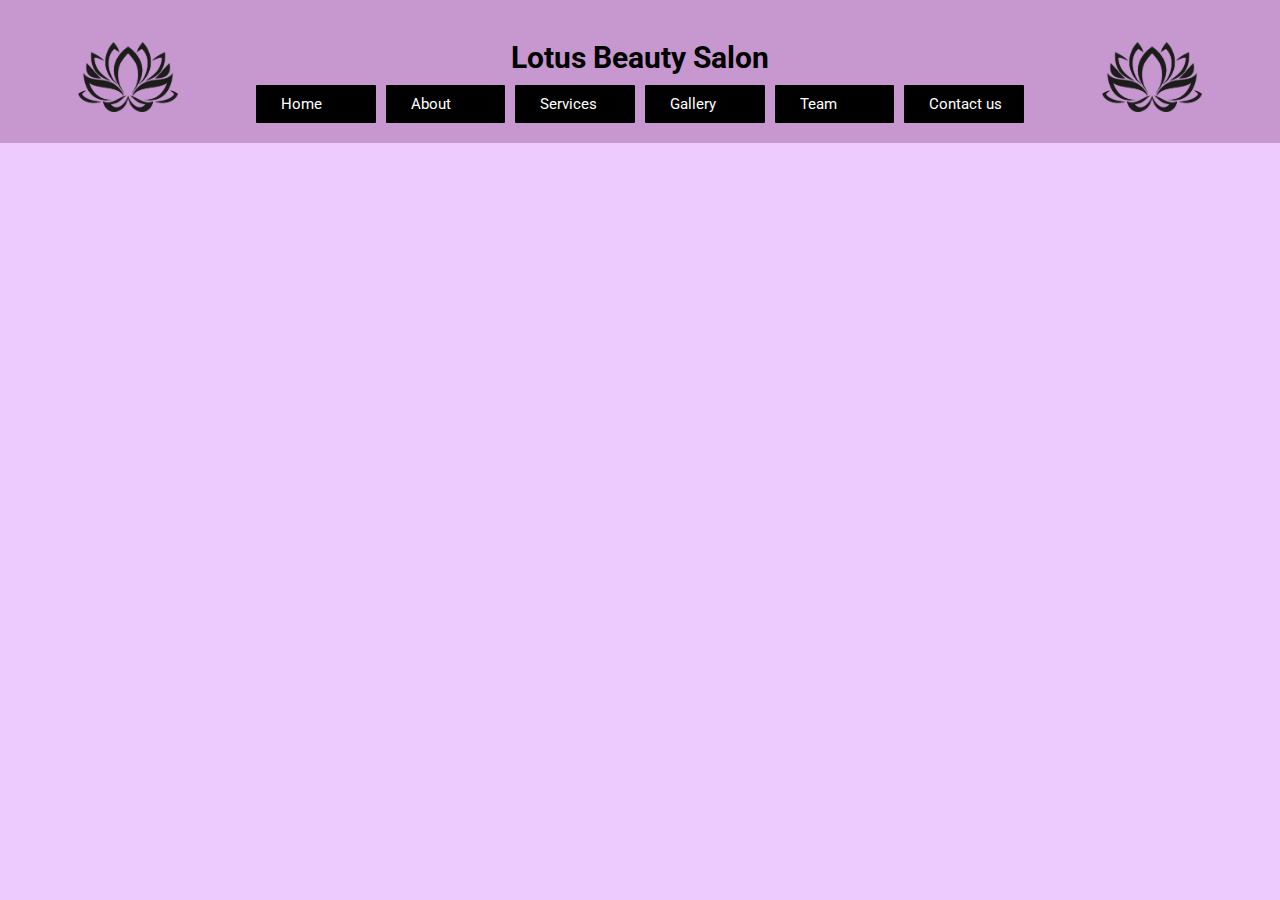
<file: header.html>
<!DOCTYPE html>
<html lang="en">
    <head>
        <meta charset="UTF-8">
        <meta name="viewport" content="width=device-width, initial-scale=1.0">
        <title>Header</title>
        <link href="https://cdn.jsdelivr.net/npm/bootstrap@5.1.3/dist/css/bootstrap.min.css" rel="stylesheet" integrity="sha384-1BmE4kWBq78iYhFldvKuhfTAU6auU8tT94WrHftjDbrCEXSU1oBoqyl2QvZ6jIW3" crossorigin="anonymous">
        <script src="https://cdn.jsdelivr.net/npm/bootstrap@5.1.3/dist/js/bootstrap.bundle.min.js" integrity="sha384-ka7Sk0Gln4gmtz2MlQnikT1wXgYsOg+OMhuP+IlRH9sENBO0LRn5q+8nbTov4+1p" crossorigin="anonymous"></script>        
        <link rel="stylesheet" href="https://cdnjs.cloudflare.com/ajax/libs/font-awesome/4.7.0/css/font-awesome.min.css">
        <link href='http://fonts.googleapis.com/css?family=Roboto' rel='stylesheet' type='text/css'>
        <link rel="stylesheet" href="stylesheets/a_header_styles.css">
        <link rel="stylesheet" href="stylesheets/typography.css">
        <link rel="stylesheet" href="https://cdnjs.cloudflare.com/ajax/libs/font-awesome/4.7.0/css/font-awesome.min.css">
    </head>

    <body>
        <!--Header-->
        <div id="a-header">
            <div class="a-logo-cont">
                <img class="a-logo" src="images/Lotus_beauty.png" alt="Lotus-flower" >
            </div>
            <div class="a-headNav-cont">
                <div class="a-header-cont">
                    <h1>Lotus Beauty Salon</h1>
                </div>                   
                <nav class="a-nav-cont">
                    <ul class="a-nav">
                        <li><a href="index.html">Home</a></li>
                        <li><a href="about.html">About</a></li>
                        <li> <a href="services.html">Services</a></li>
                        <li><a href="gallery.html">Gallery</a></li>
                        <li><a href="team.html">Team</a></li>
                        <li><a href="contact.html">Contact us</a></li>
                        <a href="javascript:void(0);" class="icon" onclick="aHamburger()">
                            <i class="fa fa-bars"></i>
                        </a>
                    </ul>
                </nav>
            </div>
            <div class="a-logo-cont">
                <img class="a-logo" src="images/Lotus_beauty.png" alt="Lotus-flower">
            </div>  
        </div>
        <!-- End Header-->

        <script src="scripts/a_index_script.js"></script>

    </body>
</html>
</file>
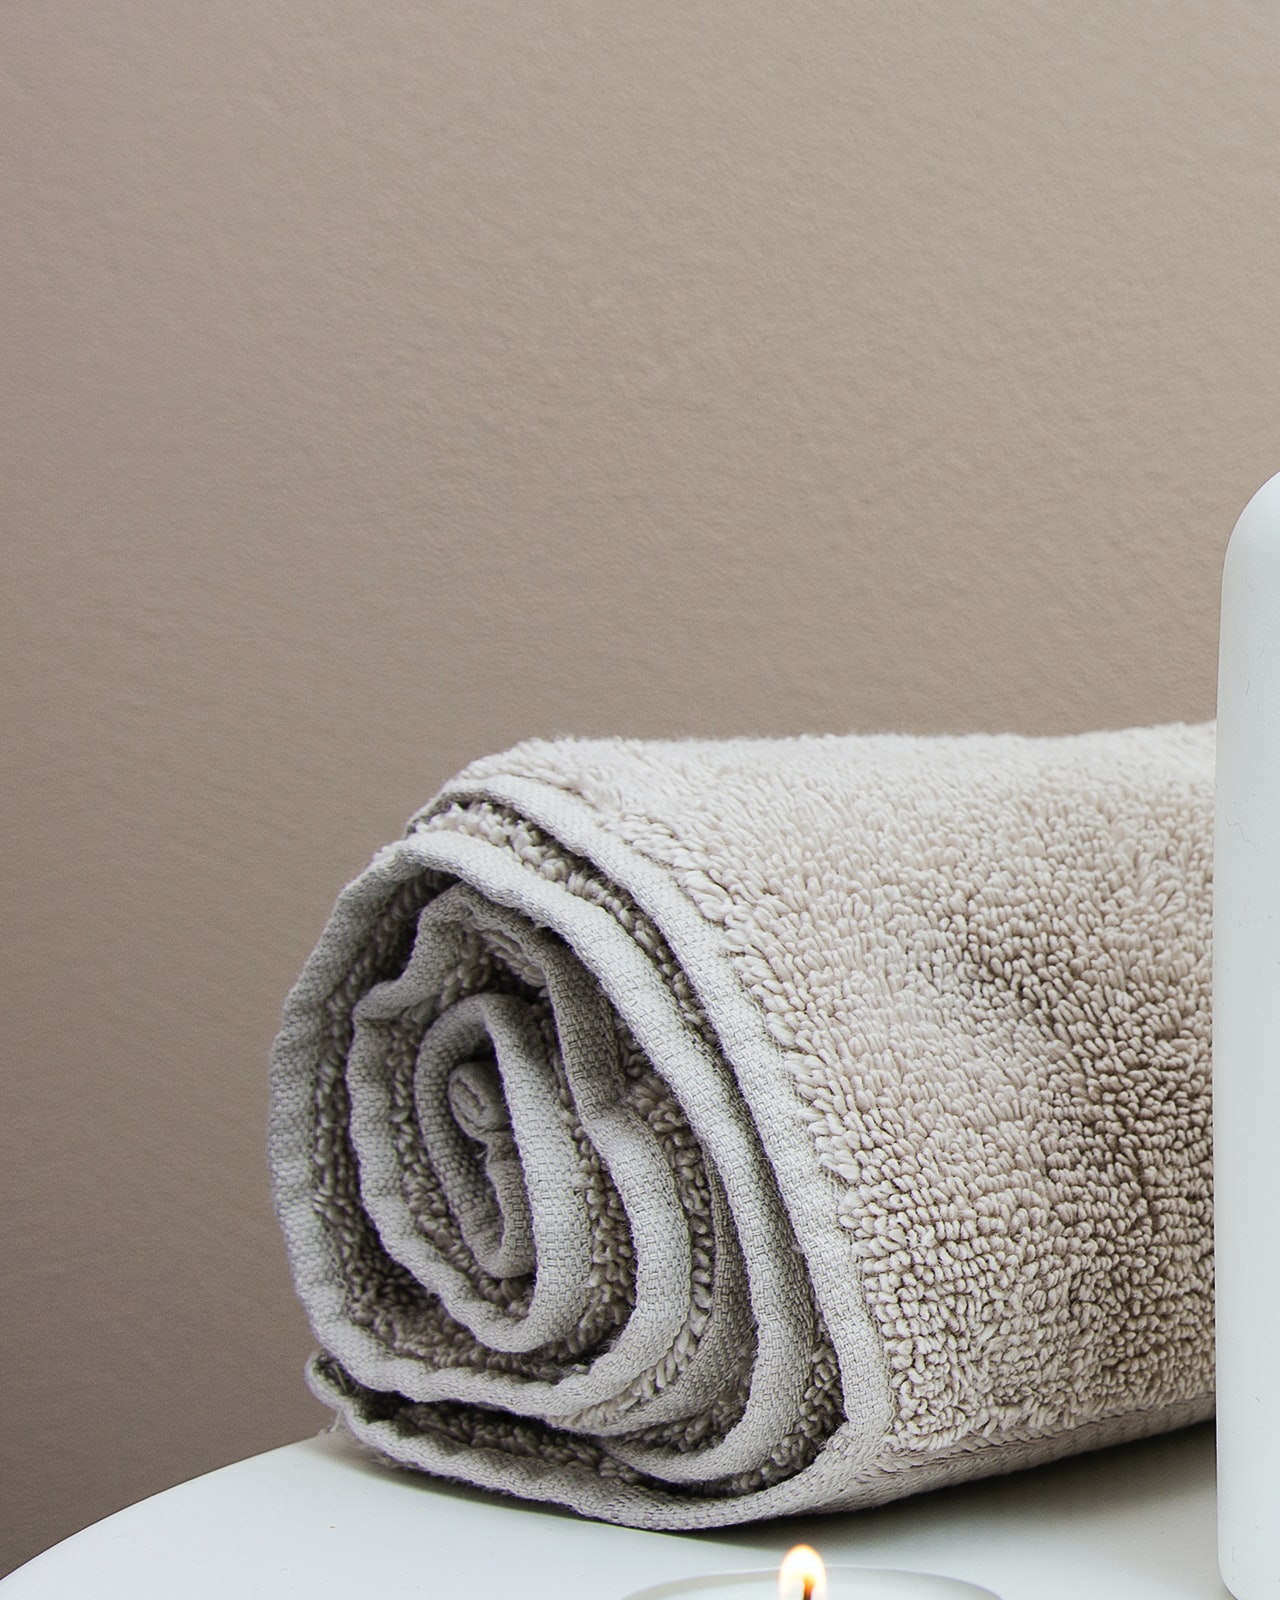
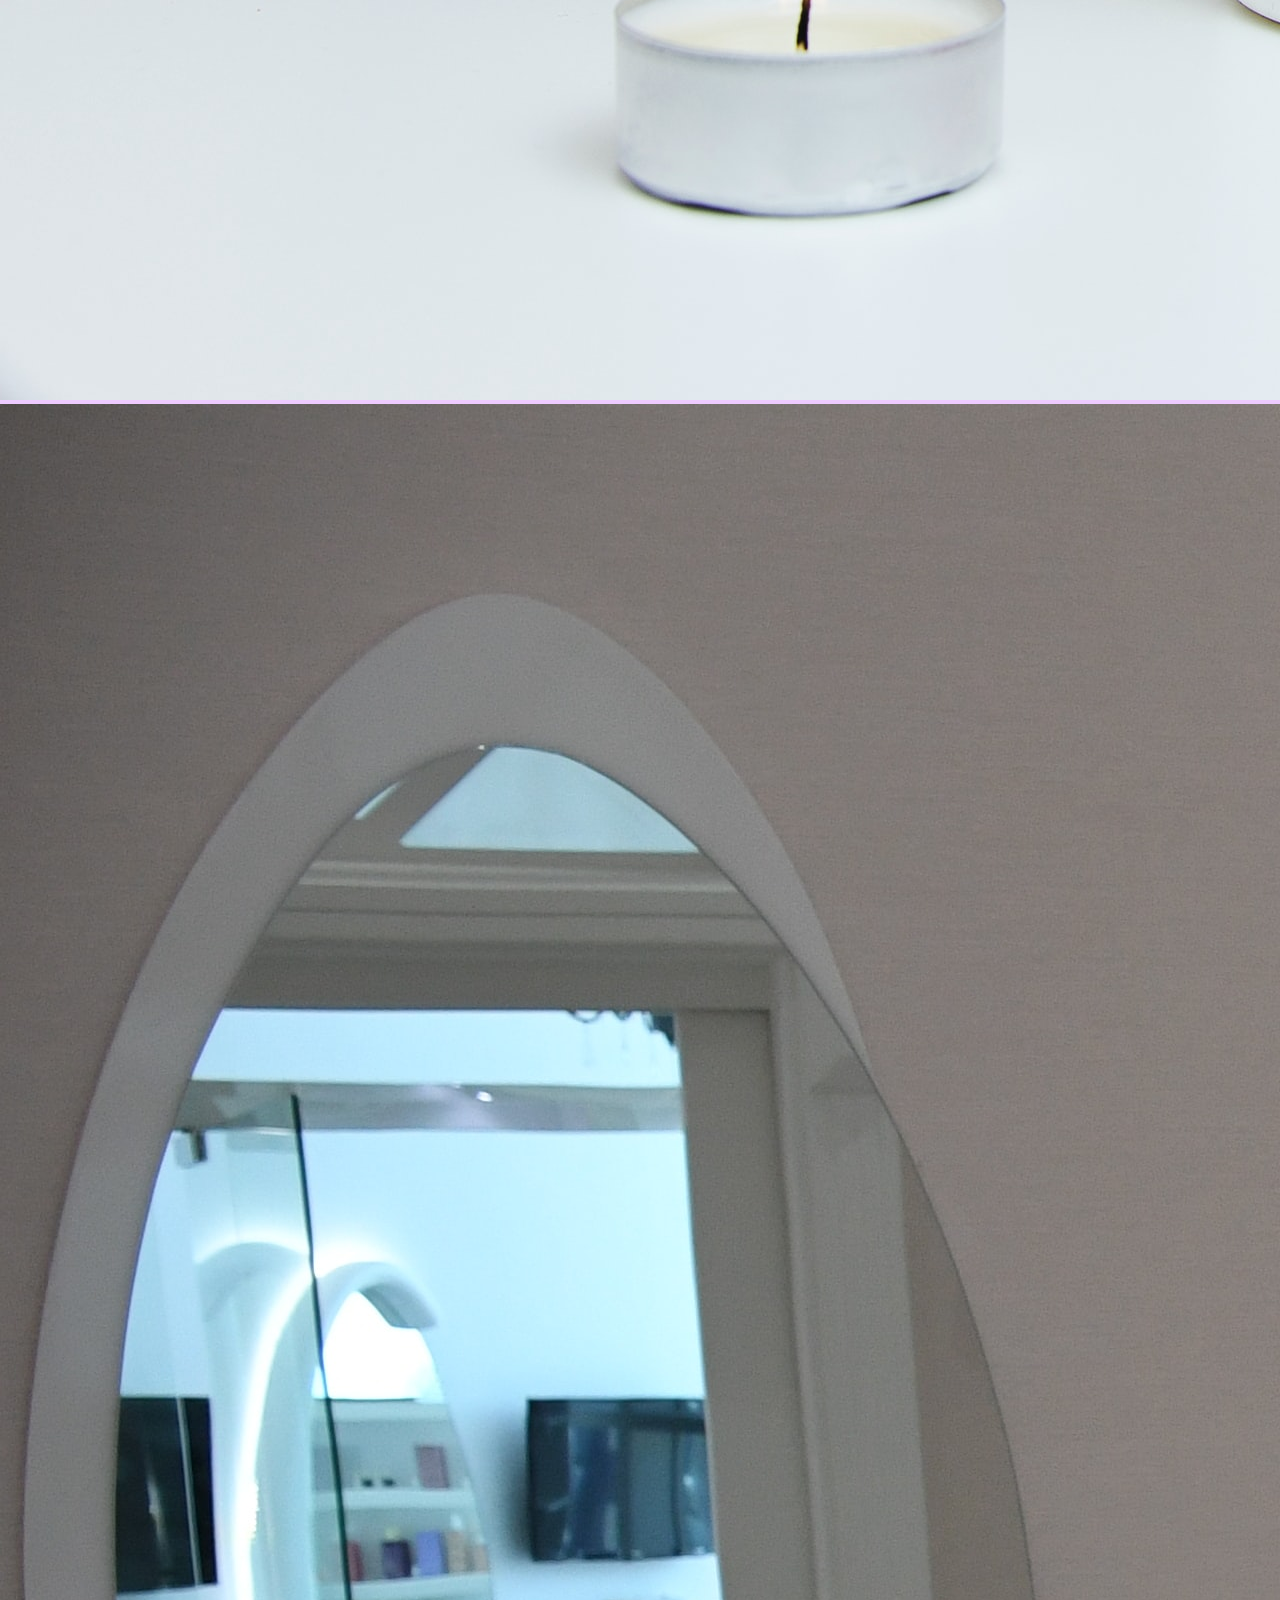
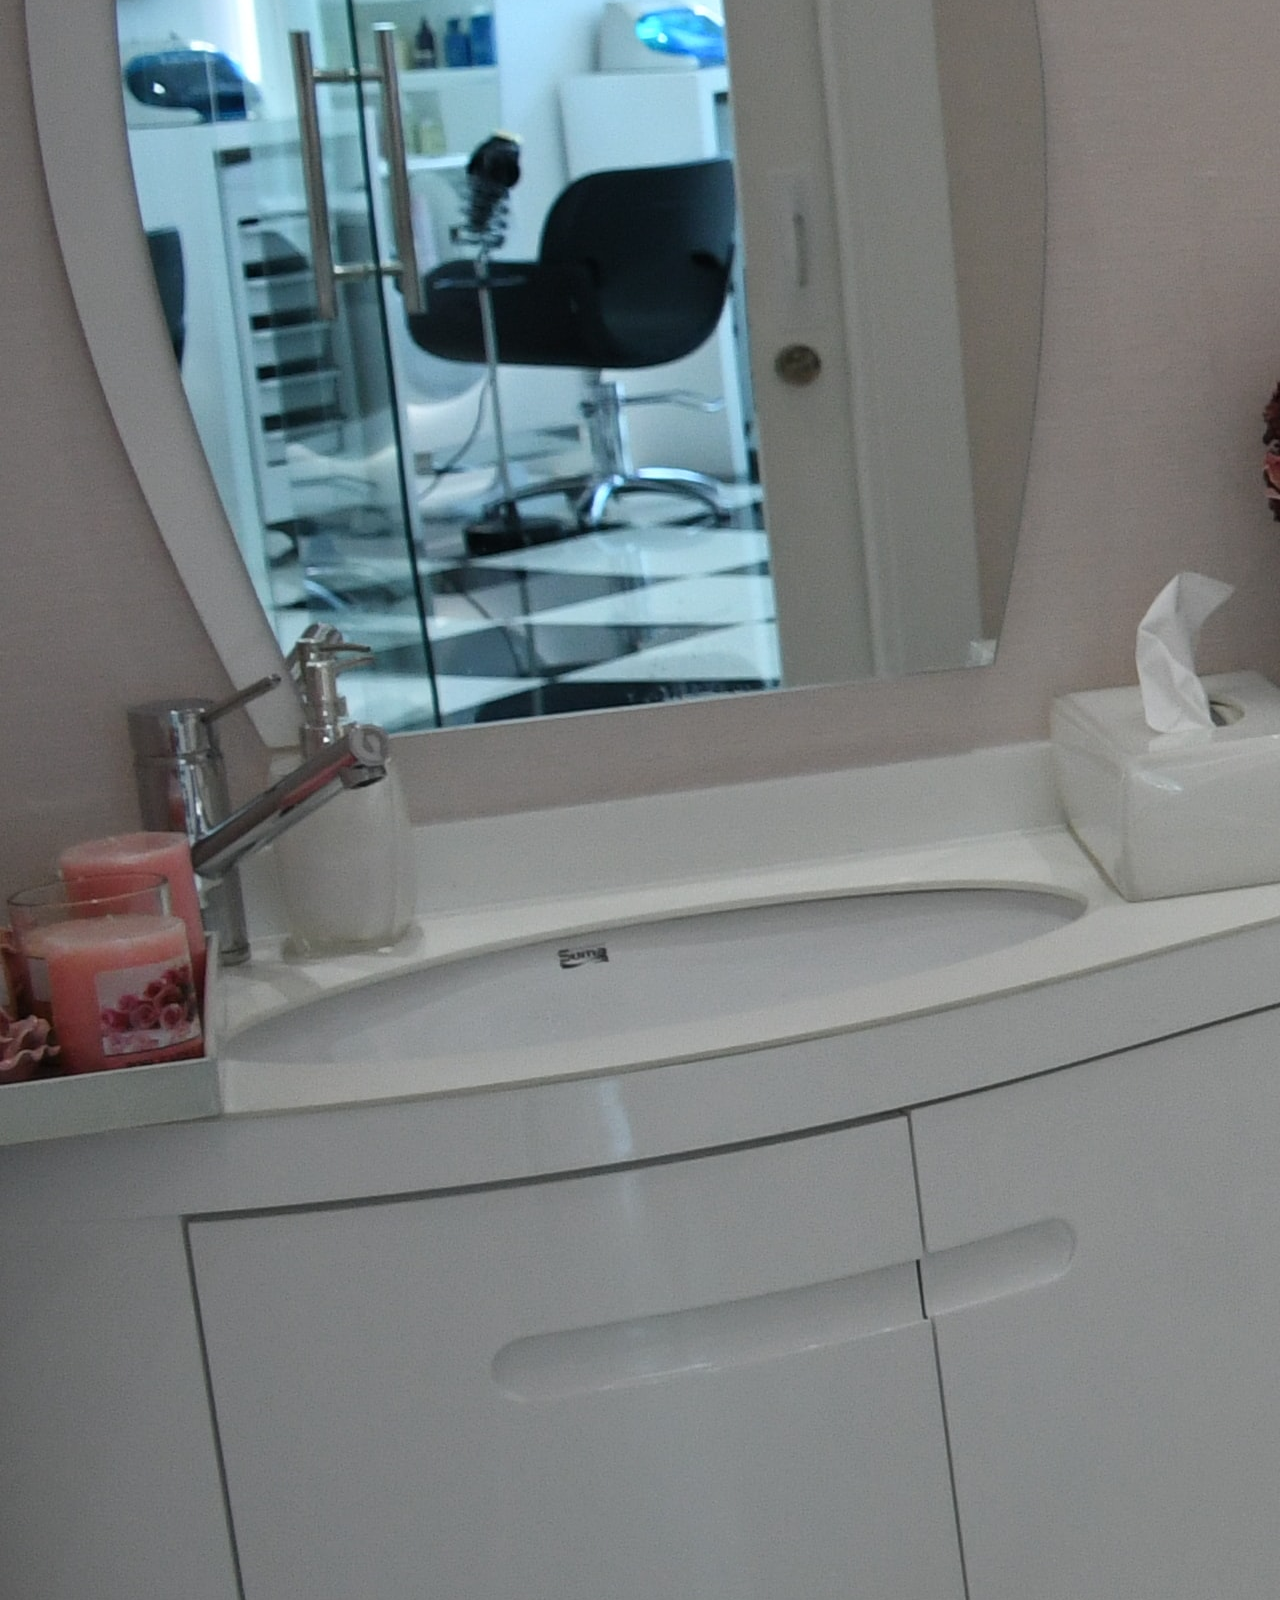
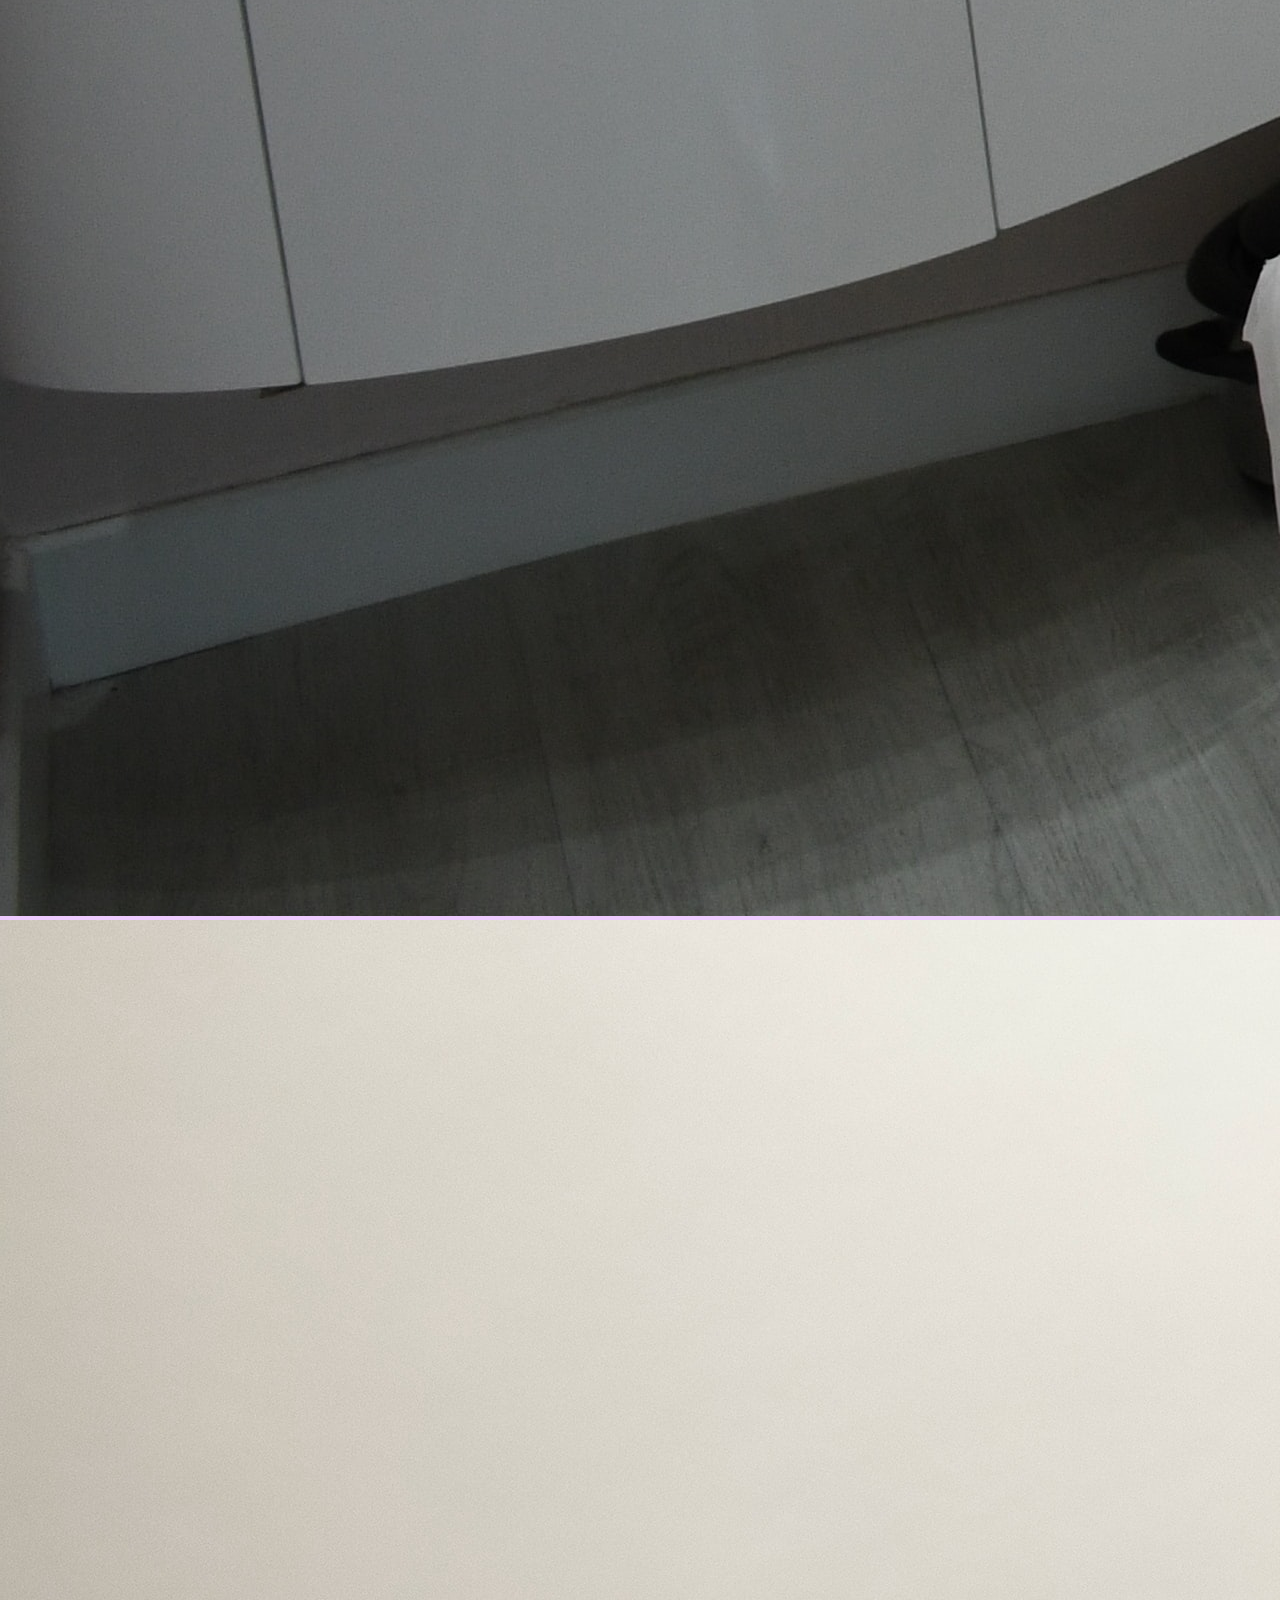
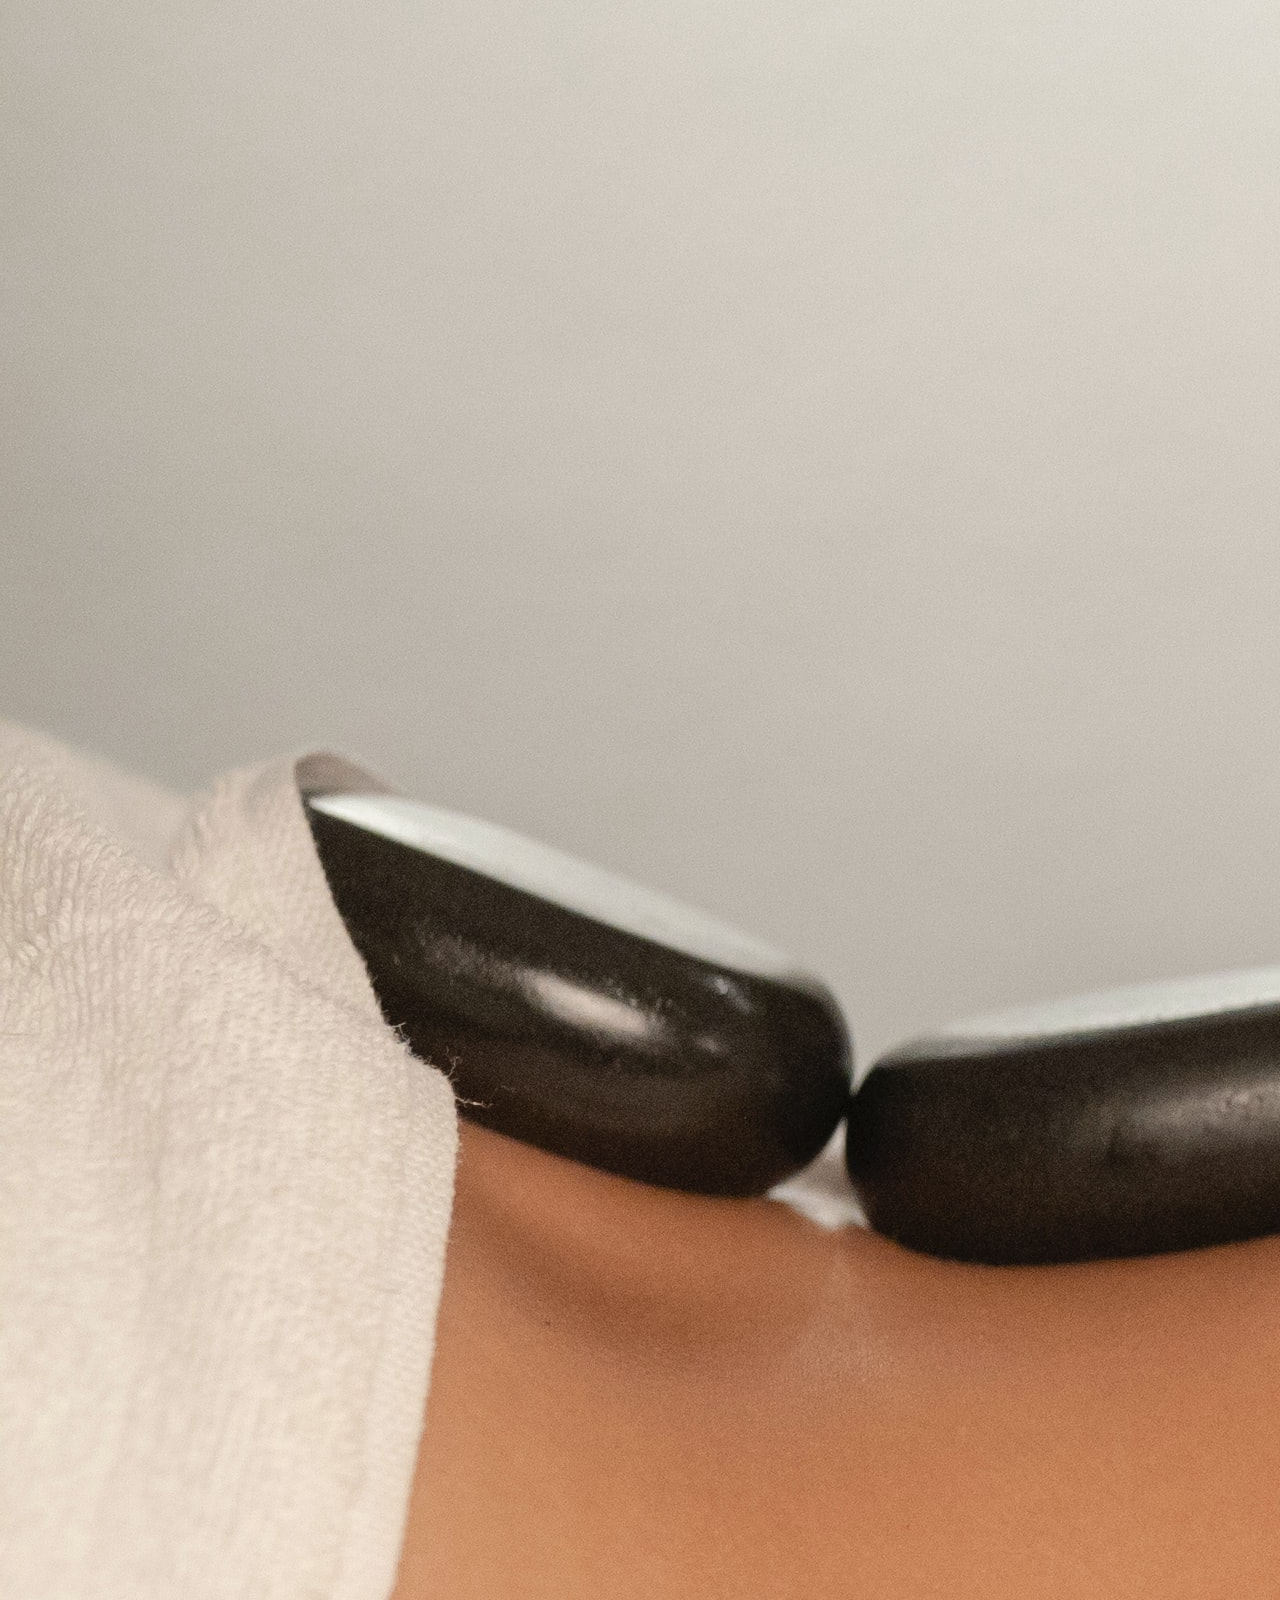
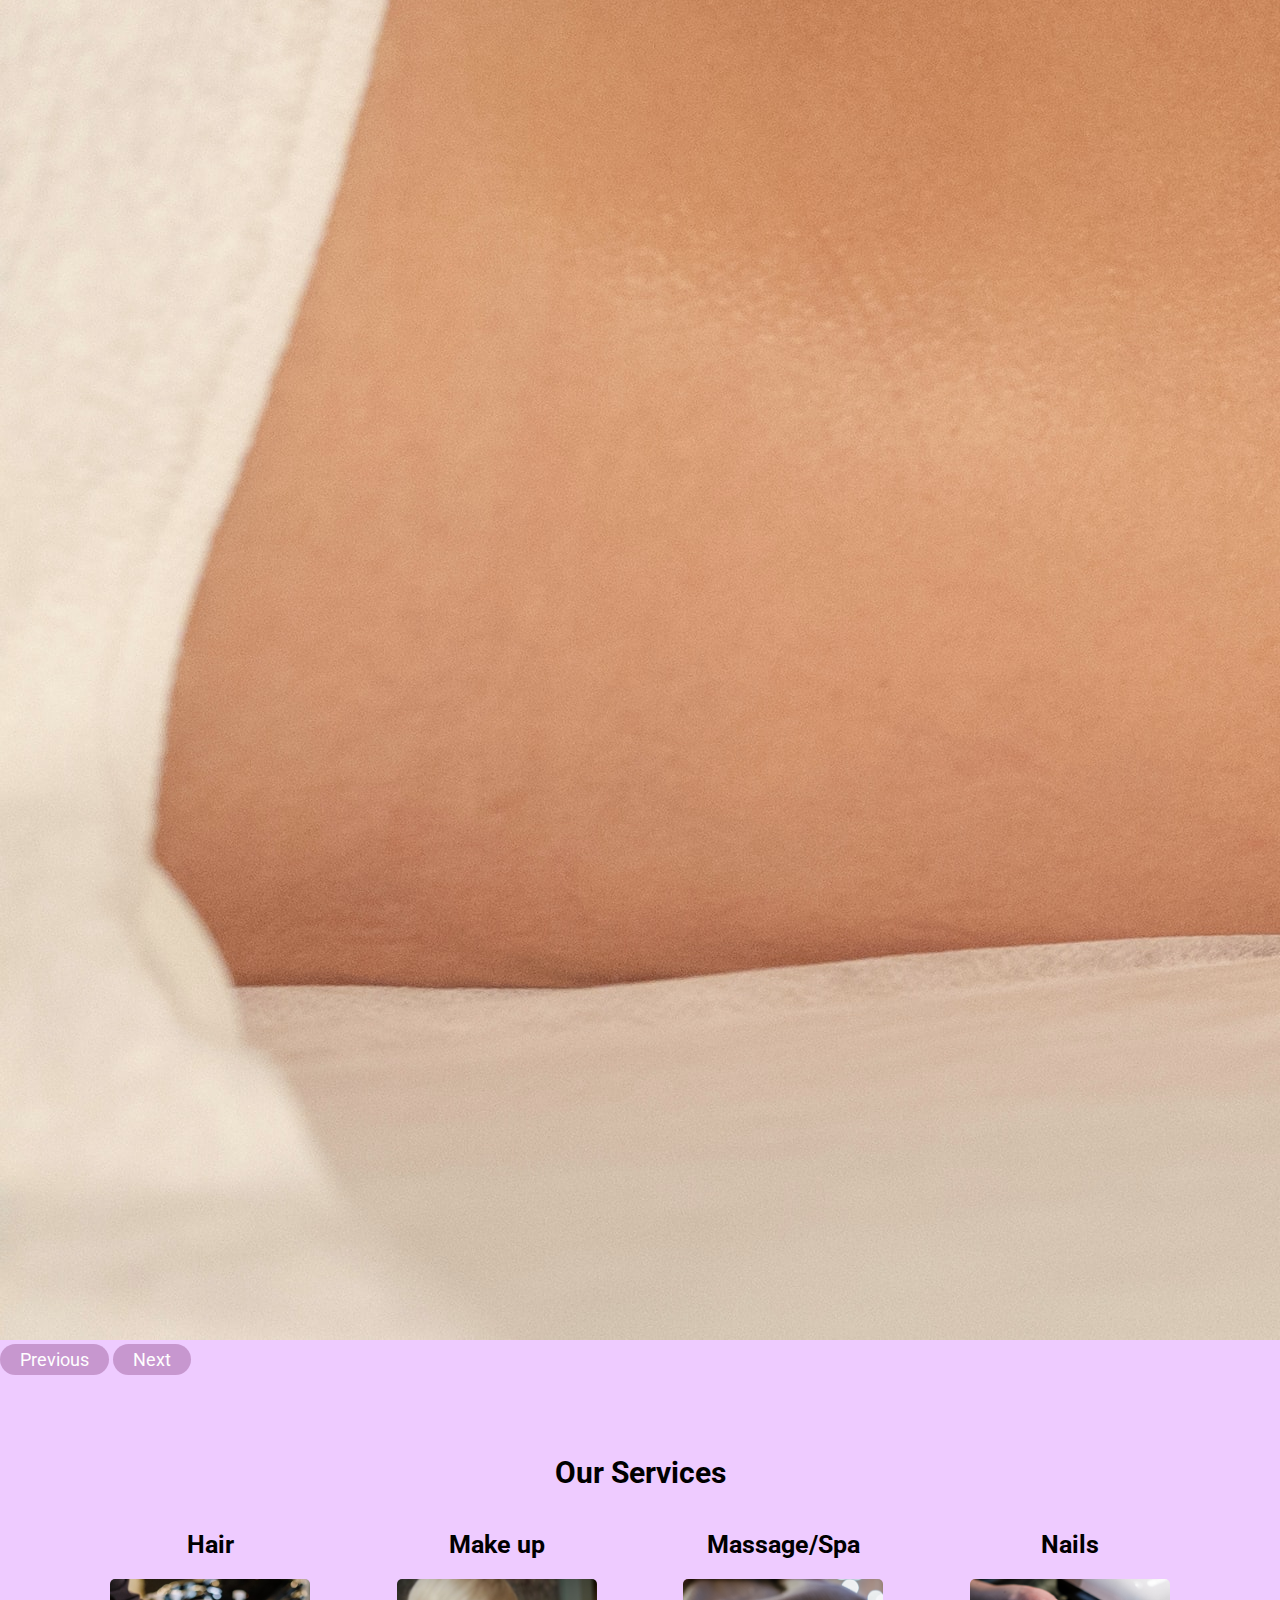
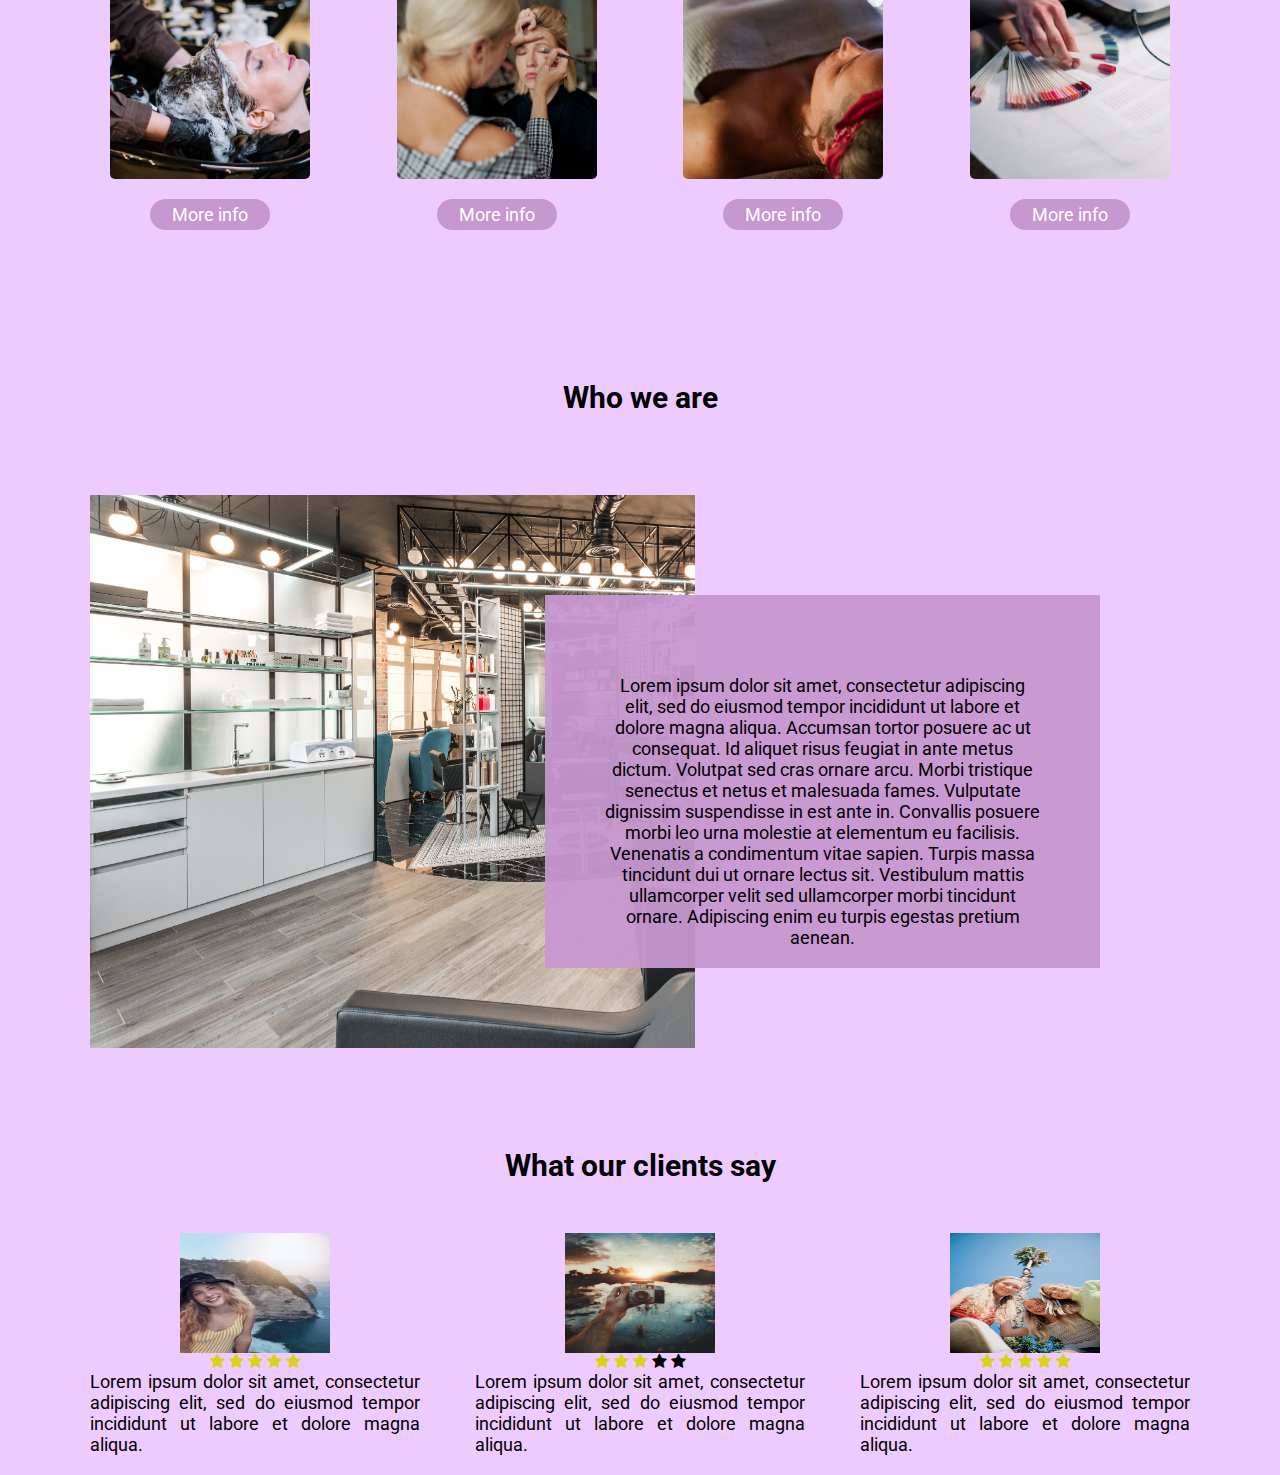
<file: homepage_body.html>
<!DOCTYPE html>
<html lang="en">
    <head>
        <meta charset="UTF-8">
        <meta name="viewport" content="width=device-width, initial-scale=1.0">
        <title>Home</title>
        <link href="https://cdn.jsdelivr.net/npm/bootstrap@5.1.3/dist/css/bootstrap.min.css" rel="stylesheet" integrity="sha384-1BmE4kWBq78iYhFldvKuhfTAU6auU8tT94WrHftjDbrCEXSU1oBoqyl2QvZ6jIW3" crossorigin="anonymous">
        <script src="https://cdn.jsdelivr.net/npm/bootstrap@5.1.3/dist/js/bootstrap.bundle.min.js" integrity="sha384-ka7Sk0Gln4gmtz2MlQnikT1wXgYsOg+OMhuP+IlRH9sENBO0LRn5q+8nbTov4+1p" crossorigin="anonymous"></script>        
        <link href='http://fonts.googleapis.com/css?family=Roboto' rel='stylesheet' type='text/css'>
        <link rel="stylesheet" href="stylesheets/a_homepage_body_styles.css">
        <link rel="stylesheet" href="stylesheets/typography.css">
        <link rel="stylesheet" href="https://cdnjs.cloudflare.com/ajax/libs/font-awesome/4.7.0/css/font-awesome.min.css">
    </head>

    <body>

        <!--Main body section-->
        <div id="a-main-section">

            <!--Start of Slider and code taken directly from getbootsrap.com-->
            <div id="carouselExampleControls" class="carousel slide carousel-fade" data-bs-ride="carousel">
                <div class="carousel-inner">
                <div class="carousel-item active">
                    <img src="images/homeSlide1.jpg" class="d-block w-100" alt="salon">
                </div>
                <div class="carousel-item">
                    <img src="images/homeSlide2.jpg" class="d-block w-100" alt="sinks">
                </div>
                <div class="carousel-item">
                    <img src="images/homeSlide3.jpg" class="d-block w-100" alt="staff">
                </div>
                </div>
                <button class="carousel-control-prev" type="button" data-bs-target="#carouselExampleControls" data-bs-slide="prev">
                <span class="carousel-control-prev-icon" aria-hidden="true"></span>
                <span class="visually-hidden">Previous</span>
                </button>
                <button class="carousel-control-next" type="button" data-bs-target="#carouselExampleControls" data-bs-slide="next">
                <span class="carousel-control-next-icon" aria-hidden="true"></span>
                <span class="visually-hidden">Next</span>
                </button>
            </div>
            <!-- End of Slider-->
        
            <div class="a-under-slider">
                <div id="a-our-services">
                    <h1>Our Services</h1>

                    <div class="a-serviceInfo">
                        <div class="a-box">
                            <h2>Hair</h2>
                            <img src="images/homeHair.jpg" alt="hair">
                            <button class="a-service-1" onclick="aHair ()">More info</button>
                        </div>
    
                        <div class="a-box">
                            <h2>Make up</h2>
                            <img src="images/homeMakeup.jpg" alt="make-up">
                            <button class="a-service-2" onclick="aMakeup ()">More info</button>
                        </div>
    
                        <div class="a-box">
                            <h2>Massage/Spa</h2>
                            <img src="images/homeMassage.jpg" alt="spa/ massage">
                            <button class="a-service-3" onclick="aMassage ()">More info</button>
                        </div>
    
                        <div class="a-box">
                            <h2>Nails</h2>
                            <img src="images/homeNails.jpg" alt="nails">
                            <button class="a-service-4" onclick="aNails ()">More info</button>
                        </div>
                    </div>
                    
                </div>

                <div id="a-who-we-are">
                    <h1>Who we are</h1>

                    <div class="a-home-about">
                        <img class="a-about" src="images/salonAbout.jpg" alt="beauty salon">
                        <p>Lorem ipsum dolor sit amet, consectetur adipiscing elit, sed do eiusmod tempor incididunt ut labore et dolore magna aliqua.
                            Accumsan tortor posuere ac ut consequat. Id aliquet risus feugiat in ante metus dictum.
                            Volutpat sed cras ornare arcu. Morbi tristique senectus et netus et malesuada fames. 
                            Vulputate dignissim suspendisse in est ante in. Convallis posuere morbi leo urna molestie at elementum eu facilisis. 
                            Venenatis a condimentum vitae sapien. Turpis massa tincidunt dui ut ornare lectus sit. 
                            Vestibulum mattis ullamcorper velit sed ullamcorper morbi tincidunt ornare. 
                            Adipiscing enim eu turpis egestas pretium aenean.
                        </p>    
                    </div>
                </div>

                <div id="a-testimonials">
                    <h1>What our clients say</h1> 

                    <div class="a-cust-review">
                        <div class="a-review-box">
                            <img src="images/cust1.jpg" alt="profile image" class="a-rating">

                            <div class="a-stars">
                                <span class="fa fa-star checked"></span>
                                <span class="fa fa-star checked"></span>
                                <span class="fa fa-star checked"></span>
                                <span class="fa fa-star checked"></span>
                                <span class="fa fa-star checked"></span>
                            </div>
                            <p>Lorem ipsum dolor sit amet, consectetur adipiscing elit, 
                                sed do eiusmod tempor incididunt ut labore et dolore magna aliqua. 
                            </p>
                            
                        </div>
    
                        <div class="a-review-box">
                            <img src="images/defaultPic.jpg" alt="profile image" class="a-rating">

                            <div class="a-stars">
                                <span class="fa fa-star checked"></span>
                                <span class="fa fa-star checked"></span>
                                <span class="fa fa-star checked"></span>
                                <span class="fa fa-star "></span>
                                <span class="fa fa-star "></span>
                            </div>
                            <p>Lorem ipsum dolor sit amet, consectetur adipiscing elit, 
                                sed do eiusmod tempor incididunt ut labore et dolore magna aliqua. 
                            </p>
                            
                        </div>
    
                        <div class="a-review-box">
                            <img src="images/cust2.jpg" alt="profile image" class="a-rating">
                            
                            <div class="a-stars">
                                <span class="fa fa-star checked"></span>
                                <span class="fa fa-star checked"></span>
                                <span class="fa fa-star checked"></span>
                                <span class="fa fa-star checked"></span>
                                <span class="fa fa-star checked"></span>
                            </div>
                            <p>Lorem ipsum dolor sit amet, consectetur adipiscing elit, 
                                sed do eiusmod tempor incididunt ut labore et dolore magna aliqua. 
                            </p>

                        </div>
                    </div>
                    
                </div>

            </div>
           
        </div>

        <!-- End Main body -->
  
 
        <script src="scripts/a_index_script.js"></script>

    </body>
</html>
</file>
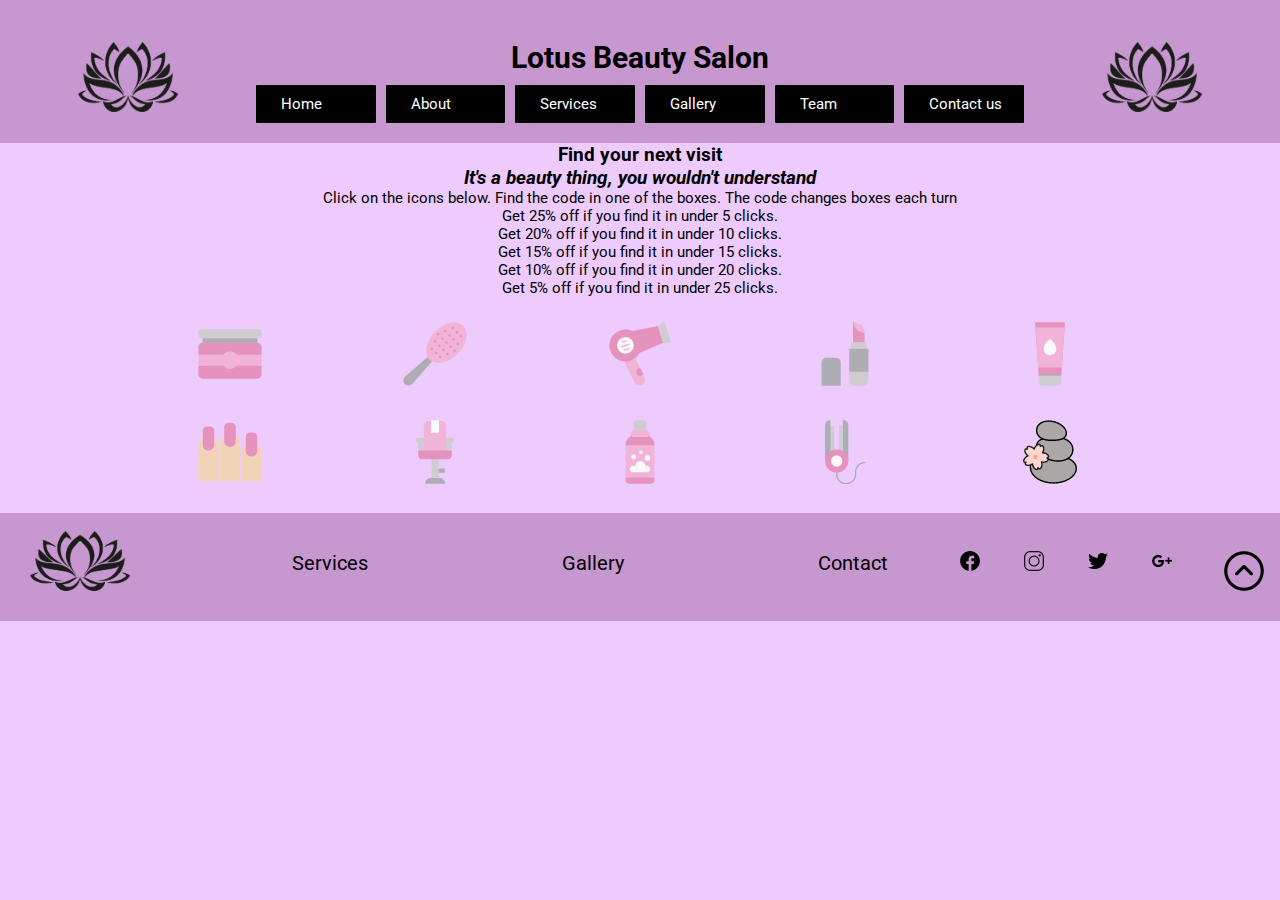
<file: promotion.html>
<!DOCTYPE html>
<html>
<head>
    <meta charset="utf-8">
    <title>Pomotion</title>
    <link href='http://fonts.googleapis.com/css?family=Roboto' rel='stylesheet' type='text/css'>
    <link href="https://cdnjs.cloudflare.com/ajax/libs/font-awesome/4.7.0/css/font-awesome.min.css" rel="stylesheet">

    <link href="stylesheets/stevens-pages.css" rel="stylesheet">
    <link href="typography.css" rel="stylesheet">
    <link href="stylesheets/a_header_styles.css" rel="stylesheet">
    <link href="stylesheets/a_footer_styles.css" rel="stylesheet">
</head>
<body style="background-color: #eecbff;">
<header>
    <div id="a-header">
        <div class="a-logo-cont">
            <img class="a-logo" src="images/Lotus_beauty.png" alt="Lotus-flower" >
        </div>
        <div class="a-headNav-cont">
            <div class="a-header-cont">
                <h1>Lotus Beauty Salon</h1>
            </div>                   
            <nav class="a-nav-cont">
                <ul class="a-nav">
                    <li><a href="index.html">Home</a></li>
                    <li><a href="about.html">About</a></li>
                    <li> <a href="services.html">Services</a></li>
                    <li><a href="gallery.html">Gallery</a></li>
                    <li><a href="team.html">Team</a></li>
                    <li><a href="contact.html">Contact us</a></li>
                </ul>
            </nav>
        </div>
        <div class="a-logo-cont">
            <img class="a-logo" src="images/Lotus_beauty.png" alt="Lotus-flower">
        </div>  
    </div>
</header>
<main class="left-right-side-margins">
    <h1 class="discountHead">Find your next visit</h1>
    <h2 class="discountHead"><i>It's a beauty thing, you wouldn't understand</i></h2>
    <p class="discountPara">Click on the icons below. Find the code in one of the boxes. The code changes boxes each turn</p>
    <p class="discountPara">Get 25% off if you find it in under 5 clicks.</p>
    <p class="discountPara">Get 20% off if you find it in under 10 clicks.</p>
    <p class="discountPara">Get 15% off if you find it in under 15 clicks.</p>
    <p class="discountPara">Get 10% off if you find it in under 20 clicks.</p>
    <p class="discountPara">Get 5% off if you find it in under 25 clicks.</p>
    <div class="game-content-buttons-1">
        <button onclick="checkWin(this.id)" id="cream"><img src="images/discountImages/cream.png"></button>
        <button onclick="checkWin(this.id)" id="hairbrush"><img src="images/discountImages/hairbrush.png"></button>
        <button onclick="checkWin(this.id)" id="hairdryer"><img src="images/discountImages/hairdryer.png"></button>
        <button onclick="checkWin(this.id)" id="lipstick"><img src="images/discountImages/lipstick.png"></button>
        <button onclick="checkWin(this.id)" id="lotion"><img src="images/discountImages/lotion.png"></button>
    </div>
    <div class="game-content-buttons-2">
        <button onclick="checkWin(this.id)" id="pedicure"><img src="images/discountImages/pedicure.png"></button>
        <button onclick="checkWin(this.id)" id="seat"><img src="images/discountImages/seat.png"></button>
        <button onclick="checkWin(this.id)" id="shampoo"><img src="images/discountImages/shampoo.png"></button>
        <button onclick="checkWin(this.id)" id="straightener"><img src="images/discountImages/straightener.png"></button>
        <button onclick="checkWin(this.id)" id="zenstones"><img src="images/discountImages/zenstones.png"></button>
    </div>
    <h4 id="endGameMessage"></h4>
</main>
<footer>
    <div class="a-footer">
        <div class="a-footer-logo">
            <a href="index.html"><img src="images/Lotus_beauty.png" alt="Lotus-flower" class="footer-logo"></a>
        </div>

        <div class="a-footer-menu">
            <a href="services.html" id="a-ser-page">Services</a>
            <a href="gallery.html" id="a-gal-page">Gallery</a>
            <a href="contact.html" id="a-con-page">Contact</a>
        </div>

        <div class="a-icons">
            <!--Facebook icon-->
            <img src="images/facebook-5222.png">
            <!-- Instagram icon -->
            <img src="images/black-instagram-logo-3496.png">
            <!--Twitter icon-->
            <img src="images/twitter-117.png">
            <!--Google icon-->
            <img src="images/google-plus-110.png">
        </div>

        <div class="a-back-to-top"  title="scroll up">
            <img onclick="scrollToTop()" src="images/up-arrow-3097.png" alt="up arrow">
        </div>
    </div>
</footer>
    <script src="scripts/stevensJavaScript.js" type="text/javascript"></script>
    <script src="scripts/a_index_script.js" type="text/javascript"></script>
    <script src="scripts/a_footer_script.js" type="text/javascript"></script>
</body>
</html>
</file>
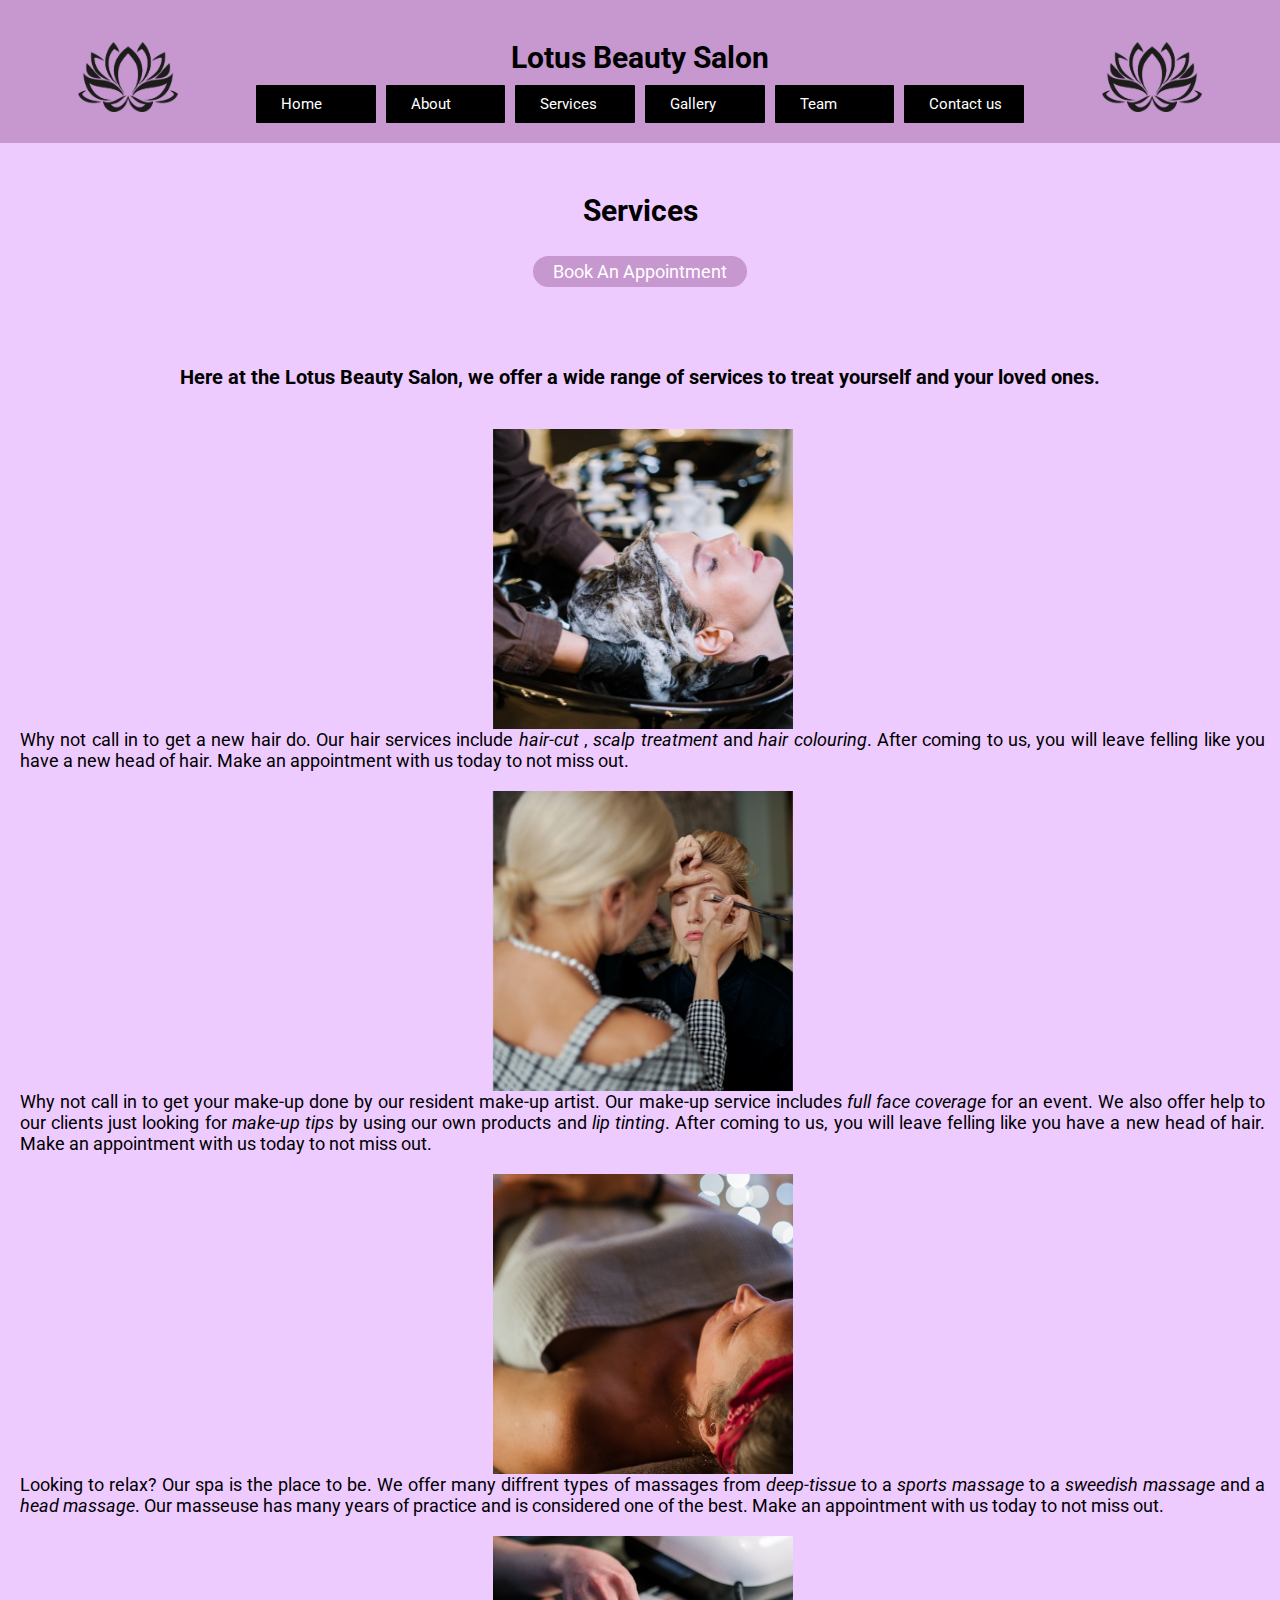
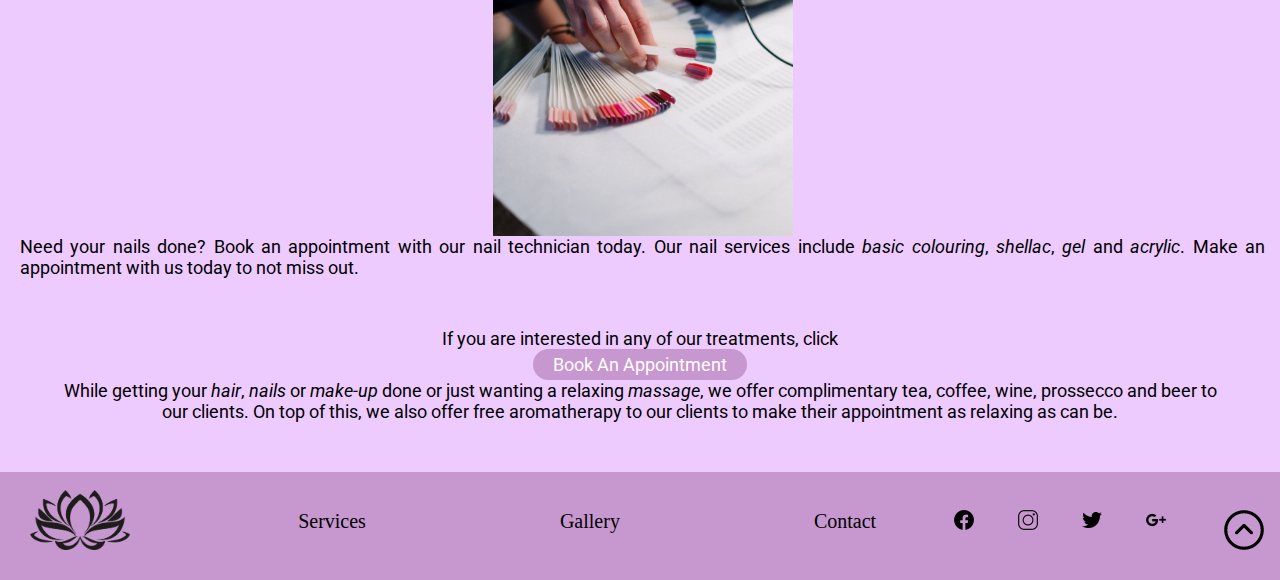
<file: services.html>
<!DOCTYPE html>
<html>
<head>
    <meta charset="utf-8">
    <meta name="viewport" content="width=device-width, initial-scale=1.0">
    <title> Services </title>
    <link href="https://cdn.jsdelivr.net/npm/bootstrap@5.1.3/dist/css/bootstrap.min.css" rel="stylesheet" integrity="sha384-1BmE4kWBq78iYhFldvKuhfTAU6auU8tT94WrHftjDbrCEXSU1oBoqyl2QvZ6jIW3" crossorigin="anonymous">
    <script src="https://cdn.jsdelivr.net/npm/bootstrap@5.1.3/dist/js/bootstrap.bundle.min.js" integrity="sha384-ka7Sk0Gln4gmtz2MlQnikT1wXgYsOg+OMhuP+IlRH9sENBO0LRn5q+8nbTov4+1p" crossorigin="anonymous"></script>        
    <link href='http://fonts.googleapis.com/css?family=Roboto' rel='stylesheet' type='text/css'>
    
    <link href="stylesheets/rossStylesheet.css" type="text/css" rel="stylesheet">
    <link href="stylesheets/a_index_styles.css" type="text/css" rel="stylesheet">
    <link href="stylesheets/a_footer_styles.css" type="text/css" rel="stylesheet">
    <link href="typography.css" type="text/css" rel="stylesheet">
    
</head>
<body>
    <header>
        <!--Header-->
        <div id="a-header">
            <div class="a-logo-cont">
                <img class="a-logo" src="images/Lotus_beauty.png" alt="Lotus-flower" >
            </div>
            <div class="a-headNav-cont">
                <div class="a-header-cont">
                    <h1>Lotus Beauty Salon</h1>
                </div>                   
                <nav class="a-nav-cont">
                    <ul class="a-nav">
                        <li><a href="index.html">Home</a></li>
                        <li><a href="about.html">About</a></li>
                        <li> <a href="services.html">Services</a></li>
                        <li><a href="gallery.html">Gallery</a></li>
                        <li><a href="team.html">Team</a></li>
                        <li><a href="contact.html">Contact us</a></li>
                    </ul>
                </nav>
            </div>
            <div class="a-logo-cont">
                <img class="a-logo" src="images/Lotus_beauty.png" alt="Lotus-flower">
            </div>  
        </div>

        

    </header>
    <main>
            <h1 class="heading"> Services </h1> <br>
            <a href="booking.html" class="a-ross"><button onclick="book" style="margin-top: 10px; margin-bottom: 10px;" > Book An Appointment</button></a><br>
            <h2 class="opener">Here at the Lotus Beauty Salon, we offer a wide range of services to treat yourself and your loved ones.</h2>
          
        <!--Rotating Card -->
        <!--Hair-->
        <div class="container" id="r-hair">
                <div class="row">
                <div class="col-md-5" style="display:flex;justify-content: center; align-items: center;">
                   <!-- <div class="float-xl-center">Hair</div><br> -->
                    <div class="flip-card">
                        <div class="flip-card-inner">
                        <div class="flip-card-front">
                            <img src="images/hair.jpg" alt="Hair" style="width:inherit;height:inherit;">
                        </div>
                    <div class="flip-card-back">
                        <h4 style="font-size:20px;">Hair Price List</h4> <hr style="color: #eecbff"> 
                        <br>
                        <p>Cut: €35.00</p> <br>

                        <p>Cut & Colour: €90.00</p> <br>

                        <p>Colour: €70.00</p> <br>

                        <p>Scalp Treatment: €50.00</p>
                    </div> <br>
                        </div>
                    </div>
                </div>

                <div class="col-md-5 offset-md-2" style="display:flex;justify-content: center; align-items: center;">
                   <!-- <div class="float-xl-center">Make-Up</div><br> -->
                    <p class="services">
                        Why not call in to get a new hair do. Our hair services include <span>hair-cut</span> , <span>scalp treatment</span> and <span>hair colouring</span>.
                        After coming to us, you will leave felling like you have a new head of hair. 
                        Make an appointment with us today to not miss out.
                        
                    </p>
                </div>
                </div>
        </div>

        <!-- Makeup-->
        <div class="container" style="margin-top:20px;" id="r-makeup">
            <div class="row">
                <div class="col-md-5" style="display:flex;justify-content: center; align-items: center;">
                    <!-- <div class="float-xl-center">Make-Up</div><br> -->
                     <div class="flip-card">
                         <div class="flip-card-inner">
                         <div class="flip-card-front">
                             <img src="images/Make-Up.jpg" alt="Make-Up" style="width:inherit;height:inherit;">
                         </div>
                         <div class="flip-card-back">
                             <h4>Make-Up Price List</h4> <hr style="color: #eecbff"> 
                             <br>
                             <p>Full Face Coverage: €40.00</p> <br>

                             <p>Make-up tips: €25.00</p> <br>
        
                             <p>Lip-tint: €15.00</p> <br>
                         </div>
                         </div>
                     </div>
                 </div>

                 <div class="col-md-5 offset-md-2" style="display:flex;justify-content: center; align-items: center;">
                    <!-- <div class="float-xl-center">Make-Up</div><br> -->
                     <p class="services">
                        Why not call in to get your make-up done by our resident make-up artist. Our make-up service includes <span>full face coverage</span> for an event. We also offer help to our clients just looking for <span>make-up tips</span> by using our own products and <span>lip tinting</span>.
                        After coming to us, you will leave felling like you have a new head of hair. 
                        Make an appointment with us today to not miss out.
                    </p>
                 </div>
            </div>
    </div>

    <!-- Massage-->
    <div class="container" style="margin-top:20px;" id="r-massage">
        <div class="row">
            <div class="col-md-5" style="display:flex;justify-content: center; align-items: center;">
                <!-- <div class="float-xl-center">Hair</div><br> -->
                 <div class="flip-card">
                     <div class="flip-card-inner">
                     <div class="flip-card-front">
                         <img src="images/massage.jpg" alt="Massage" style="width:inherit;height:inherit;">
                     </div>
                 <div class="flip-card-back">
                     <h4 style="font-size:20px;">Hair Price List</h4> <hr style="color: #eecbff"> 
                     <br>
                     <p>Deep Tissue Massage: €50.00</p> <br>

                     <p>Sports Massage: €35.00</p> <br>

                     <p>Sweedish Massage: €30.00</p> <br>

                     <p>Head Massage: €20.00</p><br>
                 </div>
                     </div>
                 </div>
             </div>

             <div class="col-md-5 offset-md-2" style="display:flex;justify-content: center; align-items: center;">
                <!-- <div class="float-xl-center">Make-Up</div><br> -->
                 <p class="services">Looking to relax? Our spa is the place to be. 
                     We offer many diffrent types of massages from <span>deep-tissue</span> to a <span>sports massage</span> to a <span>sweedish massage</span> and a <span>head massage</span>. 
                     Our masseuse has many years of practice and is considered one of the best. 
                     Make an appointment with us today to not miss out.
                </p>
             </div>
        </div>
    </div>

    <!-- Nails-->
    <div class="container" style="margin-top:20px;" id="r-nails">
        <div class="row">
            <div class="col-md-5" style="display:flex;justify-content: center; align-items: center;">
            <!-- <div class="float-xl-center">Make-Up</div><br> -->
                <div class="flip-card">
                    <div class="flip-card-inner">
                        <div class="flip-card-front">
                            <img src="images/Nails.jpg" alt="Nails" style="width:inherit;height:inherit;">
                        </div>
                    <div class="flip-card-back">
                        <h4>Make-Up Price List</h4> <hr style="color: #eecbff"> 
                        <br>
                        <p>Basic Colour: €20.00</p> <br>

                        <p>Shellac: €50.00</p> <br>

                         <p>Gel: €35.00</p> <br>

                        <p>Acrylic: €35.00</p> 
                    </div>
                 </div>
             </div>
         </div>

        <div class="col-md-5 offset-md-2" style="display:flex;justify-content: center; align-items: center;">
        <!-- <div class="float-xl-center">Make-Up</div><br> -->
         <p class="services">Need your nails done?
             Book an appointment with our nail technician today. 
             Our nail services include <span>basic colouring</span>, <span>shellac</span>, <span>gel</span> and <span>acrylic</span>.
             Make an appointment with us today to not miss out.
         </p>
            </div>
        </div>
    </div>

    <p class="booking">If you are interested in any of our treatments, click <a href="booking.html" class="a-ross"><button onclick="book" class="button-ross"> Book An Appointment</button></a>
        While getting your <span style="font-style:italic ;">hair</span>, <span style="font-style:italic">nails</span> or <span>make-up</span> done or just wanting a relaxing <span>massage</span>, we offer complimentary tea, coffee, wine, prossecco and beer to our clients. 
        On top of this, we also offer free aromatherapy to our clients to make their appointment as relaxing as can be.
    </p>
    </main>
    <footer>
        <div class="a-footer">
            <div class="a-footer-logo">
                <a href="index.html"><img src="images/Lotus_beauty.png" alt="Lotus-flower" class="footer-logo"></a>
            </div>

            <div class="a-footer-menu">
                <a href="services.html" id="a-ser-page">Services</a>
                <a href="gallery.html" id="a-gal-page">Gallery</a>
                <a href="contact.html" id="a-con-page">Contact</a>
            </div>

            <div class="a-icons">
                <!--Facebook icon-->
                <img src="images/facebook-5222.png">
                <!-- Instagram icon -->
                <img src="images/black-instagram-logo-3496.png">
                <!--Twitter icon-->
                <img src="images/twitter-117.png">
                <!--Google icon-->
                <img src="images/google-plus-110.png">
            </div>

            <div class="a-back-to-top"  title="scroll up">
                <img onclick="scrollToTop()" src="images/up-arrow-3097.png" alt="up arrow">
            </div>
        </div>
        <script src="scripts/rossJavaScript.js"></script>
        <script src="scripts/a_index_script.js"></script>
        <script src="scripts/a_footer_script.js"></script>
    </footer>
</body>
</html>
</file>
<file: stylesheets/a_index_styles.css>
/*Styling body(Ali, Steven, Ross)*/
html, body {
    width: auto!important; 
    overflow-x: hidden!important;
}

*{
    margin: 0;
    padding: 0;
    box-sizing: border-box;
}

body {
    background-color: #eecbff;
}

a {
    text-decoration: none;
    color: #000000;
    cursor: pointer;
}

/* Header starts here */
#a-header {
    display: -webkit-flex;
    display: -moz-flex;
    display: -ms-flex;
    display: -webkit-flex;
    display: -o-flex;
    display: flex;
    background-color: #c797cf;
    padding: 30px 0px 20px 0px;
}

.a-logo {
    width: 100px;
    height: 70px;
    margin: auto;
}

.a-logo img {
    transition: 0.2s ease-in-out;
    cursor: pointer;
}  

.a-logo img:hover{
    transform: scale(1.3,1.3);
}

.a-logo-cont {
    display: flex;
    flex: 1;
}

.a-logo-cont img {
    width: 100px;
    height: 70px;

    transition: 0.2s ease-in-out;
    cursor: pointer;
}

.a-logo-cont img:hover {
    transform: scale(1.1,1.1);
}

.a-headNav-cont{
    display: flex;
    flex-direction: column;
    flex: 3;
    overflow: hidden;
}

.a-header-cont{
    flex: 1;
    margin: auto;
    padding: 10px;
}

.a-nav-cont {
    flex: 1;
    
}

.a-nav {
    display: flex;
    list-style-type: none;
    justify-content: space-between;
    margin: -5px;
}

.a-nav li{
    flex-basis: 16%;
    padding: 10px;
    font-size: 15px;
    font-family: 'Roboto', Arial, Helvetica, sans-serif;
    background-color: #000000;
    border-radius: 1px;
    margin: 10px; 
    transition: 0.2s ease-in-out;
}

.a-nav li:hover {
    transform: scale(1.1);
}

.a-nav a {
    color: #ffffff;
    margin: 15px 5px 15px 15px;
}
.a-nav .icon {
    display: none;
  }

/* Header Ends here */


/* main body of index.html starts here (Aelita 21113131) */
button {
    background: #c797cf;
    color: #ffffff;
    font-size: 18px;
    font-family: 'Roboto', Arial, Helvetica, sans-serif;
    border: none;
    padding: 5px 10px;
    border-radius: 20px;
    transition: 0.2s ease-in-out;
}

button:hover {
    background: #c797cf;
    color: #ffffff;
    border: none;
    transform: scale(1.2);
}

.a-under-slider {
    max-width: 1200px;
    margin: 60px auto 0 auto;
    padding: 20px 50px;
}

.a-under-slider h1, h2 {
    text-align: center;
}

.a-box {
    padding: 20px;
    margin-bottom: 30px;
    flex-basis: 20%;
    display: flex;
    flex-direction: column;
    
}
.a-box h2 {
    margin-top: 20px;
    margin-bottom: 20px;
}
.a-box img {
    width: 200px;
    height: 200px;
    border-radius: 5px;
    
}
.a-box button {
    margin: 20px 40px;
    font-size: 18px;
}

#a-who-we-are h1 {
    margin-top: 80px;
    margin-bottom: 80px;
}

#a-who-we-are img {
   width: 55%;
}

.a-home-about {
    display: flex;
    margin-bottom: 80px;
}

.a-home-about p {
    margin: 100px 90px 80px -150px;
    z-index: 99;
    justify-content: center;
    padding: 80px 60px 20px 60px;
    background-color: #c797cff1;
    text-align: center;
}

#a-testimonials h1{
    margin-top: 100px;
    margin-bottom: 50px;
}

.a-cust-review {
    display: flex;
    justify-content: space-between;
    
}

.a-review-box {
    display: flex;
    flex-direction: column;
    flex-basis: 30%;
}

.a-review-box img {
    width: 150px;
    height: 120px;
    margin: auto;
}
.a-stars {
    margin: auto;
}
.a-stars p {
    padding: 20px 0px 0px 0px;
    align-items: center;
}
.checked {
    color: #d8d21a;
}


/* main body of index.html ends here (Aelita 21113131) */

/* Footer Starts here  (Aelita 21113131)*/
.a-footer {
    background-color: #c797cf;
    width: 100%;
    padding-top: 3%;
    padding-bottom: 2%;
    padding-right: 2%;
    display: flex;
    justify-content: space-between;
}

.a-footer-logo img {
    width: 100px;
    height: 60px;
    margin-left: 30px;
    margin-top: -20px;
    transition: 0.2s ease-in-out;
}
.a-footer-logo img:hover {
    transform: scale(1.1,1.1); 
}

.a-footer-menu a { 
    margin:0px 40px 0px 150px;
    font-size: 20px;
    cursor: pointer;
    transition: text-decoration-color 800ms;
}

.a-footer-menu a:hover {
    text-decoration: underline 0.15em #eecbff;
    color: #000000;

}

.a-icons img {
    margin:0px 20px 0px;
    width: 20px;
    height: auto;
    cursor: pointer;
    transition: 0.2s ease-in-out;
}

.a-icons img:hover {
    transform: scale(2,2);
}

.a-back-to-top {
    margin-left:20px;
    width: 30px;
    height: auto; 
    transition: 0.2s ease-in-out;
    cursor: pointer;
}

.a-back-to-top img:hover {
    transform: scale(1.1,1.1);
}

/* Footer Ends here */

/* Media Quesry for header, footer and specific items on index page (Aelita 21113131 )*/

@media screen and (min-width: 900px) {
    .a-serviceInfo{
        display: flex;
        justify-content: space-between;
        flex-wrap: wrap;
    }
}

@media screen and (max-width: 1360px) {
    .a-nav li{
        font-size: 15px;
        font-family: 'Roboto', Arial, Helvetica, sans-serif;
    }
    .a-nav li{
        margin: 5px; 
    }

}

@media screen and (max-width: 1264px) {
    .a-nav li{
        font-size: 13px;
        font-family: 'Roboto', Arial, Helvetica, sans-serif;
    }
    .a-nav li{
        margin: 3px; 
    }

}

@media screen and (max-width: 786px) {
    .a-nav li{
        font-size: 12px;
        font-family: 'Roboto', Arial, Helvetica, sans-serif;
    }
    .a-logo-cont img {
        width: 70px;
        height: 50px;
        margin: auto;
    }
    .a-nav li{
        margin: 3px; 
    }

    .a-nav a.icon {
      float: right;
      display: block;
    }
    
}


@media screen and (max-width: 600px){
    .a-nav li{
        font-size: 10px;
        font-family: 'Roboto', Arial, Helvetica, sans-serif;
    }

    .a-logo-cont img {
        width: 50px;
        height: 30px;
        margin: auto;
    }

    .a-nav li{
        margin: 2px; 
    }
}
</file>
<file: stylesheets/typography.css>
/* Steven start */
h1, h2, h3, p {
    font-family: 'Roboto', Arial, Helvetica, sans-serif;
}
h1 {
    font-size: 30px;
}
h2 {
    font-size: 25px;
}
p {
    text-align: justify;
    font-size: 18px;
} /* Steven end */

/* Aelita start */
button {
    background: #c797cf;
    color: #ffffff;
    font-size: 18px;
    font-family: 'Roboto', Arial, Helvetica, sans-serif;
    border: none;
    padding: 5px 20px;
    border-radius: 20px;
    transition: 0.2s ease-in-out;
}
button:hover {
    background: #c797cf;
    color: #ffffff;
    border: none;
    transform: scale(1.2);
}/* Aelita End */

/* Start Aelita */
@media screen and (max-width: 1025px) {
    h1, h2, h3, p {
        font-family: 'Roboto', Arial, Helvetica, sans-serif;
    }

    h1{
        font-size: 28px;
    }
    h2 {
        font-size: 22px;
     
    }
    p {
        font-size: 20px;
     
    }
    button {
        font-family: 'Roboto', Arial, Helvetica, sans-serif;
        font-size: 18px;
    }
    button {
        background: #c797cf;
        color: #ffffff;
        font-size: 16px;
        font-family: 'Roboto', Arial, Helvetica, sans-serif;
        border: none;
        padding: 5px 20px;
        border-radius: 20px;
        transition: 0.2s ease-in-out;
    }
    button:hover {
        background: #c797cf;
        color: #ffffff;
        border: none;
        transform: scale(1.2);
    }
} /* End Aelita*/

/* Start Ross */
@media screen and (max-width: 786px) {
    h1, h2, h3, p {
        font-family: 'Roboto', Arial, Helvetica, sans-serif;
    }
    h1{
        font-size: 25px;  
    }
    h2 {
        font-size: 20px;
    }
    p {
        font-size: 15px;
    }
    button {
        background: #c797cf;
        color: #ffffff;
        font-size: 15px;
        font-family: 'Roboto', Arial, Helvetica, sans-serif;
        border: none;
        padding: 5px 20px;
        border-radius: 20px;
        transition: 0.2s ease-in-out;
    }
    button:hover {
        background: #c797cf;
        color: #ffffff;
        border: none;
        transform: scale(1.2);
    }
} /* End Ross*/


/* Start Aelita */
@media screen and (max-width: 480px){
    h1, h2, h3, p{
        font-family: 'Roboto', Arial, Helvetica, sans-serif;
    }
    h1{
        font-size: 20px;
    }
    h2{
        font-size: 15px;
    }
    p {
        text-align: justify;
        font-size: 12px;
    }
    button {
        background: #c797cf;
        color: #ffffff;
        font-size: 12px;
        font-family: 'Roboto', Arial, Helvetica, sans-serif;
        border: none;
        padding: 5px 20px;
        border-radius: 20px;
        transition: 0.2s ease-in-out;
    }
    button:hover {
        background: #c797cf;
        color: #ffffff;
        border: none;
        transform: scale(1.2);
    }
} /* End Aelita*/
</file>
<file: stylesheets/rossStylesheet.css>
/* Services page CSS */
body{
    background-color: #eecbff;
}
.heading{
    text-align:center;
    background-color: #eecbff;
    font-size:30px;
    margin-top: 50px;
}
.container-1{
    background-color: #eecbff;
    position:inherit;
}
.flip-card {
  background-color: transparent;
  width: 300px;
  height: 300px;
  perspective: 1000px; 
  cursor: pointer;
  margin-left: -15px;
}
.flip-card-inner {
  position: relative;
   width: 100%;
  height: 100%;
  text-align: center;
  transition: transform 0.8s;
  transform-style: preserve-3d;
}
.flip-card:hover .flip-card-inner {
  transform: rotateY(180deg);
}
.flip-card-front, .flip-card-back {
  position: absolute;
  width: 100%;
  height: 100%;
  -webkit-backface-visibility: hidden; 
  backface-visibility: hidden;

}
.flip-card-front {
  background-color: #bbb;
  color: black;
}
.flip-card-back {
  background-image: linear-gradient(#c797cf, white);
  color: black;
  transform: rotateY(180deg);
  text-align: center;
}
.col-md-5{
  align-content: inherit;
  text-align: center;
}
.services{
  font-size: 18px;
  text-align: justify;
  margin-right: 15px;
}
button{
  background-color:#e8a2c5;
  color: black;
  size: 18px;
  
  font-family: Roboto;
  }
p{
  font-size: 18px;
}
h4{
  font-size: 20px;
}
.booking{
  text-align:center;
  font-size: 18px;;
  margin: 50px;
}
.a-ross{
  display: flex;
  justify-content: center;
  align-items: center;
  font-size: 18px;
}
.opener{
  display: flex;
  justify-content: center;
  align-content: center;
  text-align: center;
  font-size: 20px;
  margin-bottom: 40px;
}
span{
  font-style: italic;
}
@media only screen and (max-width:1020px){
  img{
    width:95%;
    height:auto;
  }
}

/* Gallery CSS */
.center{
  display: flex;
  justify-content: center;
  align-items: center;
  height: 100px;
}
.column img{
    width: 300px;
    height: 300px;
    border-style: dashed;
    border: 1px 1px 1px 1px;
    border-color: #c797cf;
    cursor: pointer;
}
button{
  background-color:#e8a2c5;
  color: black;
  font-size: 18px;
  font-family: Roboto;
  cursor: pointer;
}
.row > .column {
  padding: 0 8px;
}
.row{
  margin-left: 20px;
}
.row:after {
  content: "";
  display: table;
  clear: both;
}

/* Create four equal columns that floats next to eachother */
.column {
  float: left;
  width: 25%;
}

/* The Modal (background) */
.modal {
  display: none;
  position: fixed;
  z-index: 1;
  padding-top: 50px;
  left: 0;
  top: 0;
  width: 100%;
  height: 100%;
  overflow: auto;
  background-color: black;
}

/* Modal Content */
.modal-content {
  position: relative;
  background-color: #fefefe;
  margin: auto;
  padding: 0;
  width: 90%;
  max-width: 1200px;
}
/* Modal Content 2 */
.modal-content-2 {
  position: relative;
  background-color: #fefefe;
  margin: auto;
  padding: 0;
  width: 300px;
  max-width: 300px;
}

/* The Close Button */
.close {
  color: #e8a2c5;
  position: absolute;
  top: 10px;
  right: 25px;
  font-size: 35px;
  font-weight: bold;
}

.close:hover,
.close:focus {
  color: #e8a2c5;
  text-decoration: none;
  cursor: pointer;
}

/* Hide the slides by default */
.mySlides {
  display: none;
}

/* Next & previous buttons */
.prev,
.next {
  cursor: pointer;
  position: absolute;
  top: 50%;
  width: auto;
  padding: 16px;
  margin-top: -50px;
  color: white;
  font-weight: bold;
  font-size: 20px;
  transition: 0.6s ease;
  border-radius: 0 3px 3px 0;
  user-select: none;
  -webkit-user-select: none;
}

/* Position the "next button" to the right */
.next {
  right: 0;
  border-radius: 3px 0 0 3px;
}

/* On hover, add a black background color with a little bit see-through */
.prev:hover,
.next:hover {
  background-color: rgba(0, 0, 0, 0.8);
}

/* Number text (1/3 etc) */
.numbertext {
  color: #e8a2c5;
  font-size: 12px;
  padding: 8px 12px;
  position: absolute;
  top: 0;
}

/* Caption text */
.caption-container {
  text-align: center;
  background-color: #e8a2c5;
  padding: 2px 16px;
  color: black;
}

.demo img{
  opacity: 0.6;
}

.active,
.demo:hover {
  opacity: 1;
}

.hover-shadow img {
  transition: 0.3s;
  
}

.hover-shadow:hover {
  box-shadow: 0 4px 8px 0 #c797cf, 0 6px 20px 0 rgba(0, 0, 0, 0.19);
}

@media only screen and (max-width:1020px){
  .column img{
    width:95%;
    height:auto;
  }
}
*{
  margin: 0;
  padding: 0;
  box-sizing: border-box;
}

/*Booking CSS */
h2{
  margin: 50px;
}
.submit{
  margin: 40px;
}
</file>
<file: stylesheets/a_header_styles.css>
/*Styling body(Ali, Steven, Ross)*/
html, body {
    width: auto!important; 
    overflow-x: hidden!important;
}
*{
    margin: 0;
    padding: 0;
    box-sizing: border-box;
}

body {
    background-color: #eecbff;
    font-family: 'Roboto', helvetica, sans-serif; 
}

a{
    text-decoration: none;
    color: #000000;
    cursor: pointer;
}


/* Header starts here (Aelita 21113131) */
#a-header {
    display: -webkit-flex;
    display: -moz-flex;
    display: -ms-flex;
    display: -webkit-flex;
    display: -o-flex;
    display: flex;
    background-color: #c797cf;
    padding: 30px 0px 20px 0px;
}

.a-logo {
    width: 100px;
    height: 70px;
    margin: auto;
}

.a-logo img {
    transition: 0.2s ease-in-out;
}  

.a-logo img:hover{
    transform: scale(1.3,1.3);
}

.a-logo-cont {
    display: flex;
    flex: 1;
}

.a-logo-cont img {
    width: 100px;
    height: 70px;
    margin: auto;
    transition: 0.2s ease-in-out;
}

.a-logo-cont img:hover {    
    transform: scale(1.1,1.1);
}

.a-headNav-cont{
    display: flex;
    flex-direction: column;
    flex: 3;
    overflow: hidden;
}

.a-header-cont{
    flex: 1;
    margin: auto;
    padding: 10px;
}

.a-nav-cont {
    flex: 1;
    
}

.a-nav {
    display: flex;
    list-style-type: none;
    justify-content: space-between;
    margin: -5px;
}

.a-nav li{
    flex-basis: 16%;
    padding: 10px;
    font-size: 15px;
    font-family: 'Roboto', Arial, Helvetica, sans-serif;
    background-color: #000000;
    border-radius: 1px;
    margin: 10px; 
    transition: 0.2s ease-in-out;
}

.a-nav li:hover {
    transform: scale(1.1);
}

.a-nav a {
    color: #ffffff;
    margin: 15px 5px 15px 15px;
}
.a-nav .icon {
    display: none;
  }

@media screen and (max-width: 1360px) {
    .a-nav li{
        font-size: 15px;
        font-family: 'Roboto', Arial, Helvetica, sans-serif;
    }
    .a-nav li{
        margin: 5px; 
    }

}

@media screen and (max-width: 1264px) {
    .a-nav li{
        font-size: 13px;
        font-family: 'Roboto', Arial, Helvetica, sans-serif;
    }
    .a-nav li{
        margin: 3px; 
    }

}

@media screen and (max-width: 786px) {
    .a-nav li{
        font-size: 12px;
        font-family: 'Roboto', Arial, Helvetica, sans-serif;
    }
    .a-logo-cont img {
        width: 70px;
        height: 50px;
        margin: auto;
    }
    .a-nav li{
        margin: 3px; 
    }

    .a-nav a.icon {
      float: right;
      display: block;
    }
    
}



@media screen and (max-width: 600px){
    .a-nav li{
        font-size: 10px;
        font-family: 'Roboto', Arial, Helvetica, sans-serif;
    }

    .a-logo-cont img {
        width: 50px;
        height: 30px;
        margin: auto;
    }

    .a-nav li{
        margin: 2px; 
    }
}

/* Header Ends here */
</file>
<file: stylesheets/a_footer_styles.css>
/*Styling body(Ali, Steven, Ross)*/
html, body {
    width: auto!important; 
    overflow-x: hidden!important;
}
*{
    margin: 0;
    padding: 0;
    box-sizing: border-box;
}

body {
    background-color: #eecbff;
}

a{
    text-decoration: none;
    color: #000000;
    cursor: pointer;
}


/* Footer Starts here  (Aelita 21113131)*/
.a-footer {
    background-color: #c797cf;
    width: 100%;
    padding-top: 3%;
    padding-bottom: 2%;
    padding-right: 2%;
    display: flex;
    justify-content: space-between;
}

.a-footer-logo img {
    width: 100px;
    height: 60px;
    margin-left: 30px;
    margin-top: -20px;
    transition: 0.2s ease-in-out;
}
.a-footer-logo img:hover {
    transform: scale(1.1,1.1); 
}

.a-footer-menu a { 
    margin:0px 40px 0px 150px;
    font-size: 20px;
    cursor: pointer;
    transition: text-decoration-color 800ms;
}

.a-footer-menu a:hover {
    text-decoration: underline 0.15em #eecbff;
    color: #000000;

}

.a-icons img {
    margin:0px 20px 0px;
    width: 20px;
    height: auto;
    cursor: pointer;
    transition: 0.2s ease-in-out;
}

.a-icons img:hover {
    transform: scale(2,2);
}

.a-back-to-top {
    margin-left:20px;
    width: 30px;
    height: auto; 
    transition: 0.2s ease-in-out;
    cursor: pointer;
}

.a-back-to-top img:hover {
    transform: scale(1.1,1.1);
}/* Footer Ends here */
</file>
<file: typography.css>
/* Steven start */
h1, h2, h3, p {
    font-family: 'Roboto', Arial, Helvetica, sans-serif;
}
h1 {
    font-size: 30px;
}
h2 {
    font-size: 25px;
}
p {
    text-align: justify;
    font-size: 18px;
} 
button {
    background: #c797cf;
    color: #ffffff;
    font-size: 18px;
    font-family: 'Roboto', Arial, Helvetica, sans-serif;
    border: none;
    padding: 5px 20px;
    border-radius: 20px;
    transition: 0.2s ease-in-out;
}
button:hover {
    background: #c797cf;
    color: #ffffff;
    border: none;
    transform: scale(1.2);
}/* Steven end */

/* Start Aelita */
@media screen and (max-width: 1025px) {
    h1, h2, h3, p {
        font-family: 'Roboto', Arial, Helvetica, sans-serif;
    }

    h1{
        font-size: 28px;
    }
    h2 {
        font-size: 22px;
     
    }
    p {
        font-size: 20px;
     
    }
    button {
        font-family: 'Roboto', Arial, Helvetica, sans-serif;
        font-size: 18px;
    }
    button {
        background: #c797cf;
        color: #ffffff;
        font-size: 16px;
        font-family: 'Roboto', Arial, Helvetica, sans-serif;
        border: none;
        padding: 5px 20px;
        border-radius: 20px;
        transition: 0.2s ease-in-out;
    }
    button:hover {
        background: #c797cf;
        color: #ffffff;
        border: none;
        transform: scale(1.2);
    }
} /* Start Aelita*/

/* Start Ross */
@media screen and (max-width: 786px) {
    h1, h2, h3, p {
        font-family: 'Roboto', Arial, Helvetica, sans-serif;
    }
    h1{
        font-size: 25px;  
    }
    h2 {
        font-size: 20px;
    }
    p {
        font-size: 15px;
    }
    button {
        background: #c797cf;
        color: #ffffff;
        font-size: 15px;
        font-family: 'Roboto', Arial, Helvetica, sans-serif;
        border: none;
        padding: 5px 20px;
        border-radius: 20px;
        transition: 0.2s ease-in-out;
    }
    button:hover {
        background: #c797cf;
        color: #ffffff;
        border: none;
        transform: scale(1.2);
    }
} /* Start Ross*/


/* Start Aelita */
@media screen and (max-width: 480px){
    h1, h2, h3, p{
        font-family: 'Roboto', Arial, Helvetica, sans-serif;
    }
    h1{
        font-size: 20px;
    }
    h2{
        font-size: 15px;
    }
    p {
        text-align: justify;
        font-size: 12px;
    }
    button {
        background: #c797cf;
        color: #ffffff;
        font-size: 12px;
        font-family: 'Roboto', Arial, Helvetica, sans-serif;
        border: none;
        padding: 5px 20px;
        border-radius: 20px;
        transition: 0.2s ease-in-out;
    }
    button:hover {
        background: #c797cf;
        color: #ffffff;
        border: none;
        transform: scale(1.2);
    }
} /* End Aelita*/
</file>
<file: stylesheets/a_contact.css>
/*Styling body(Ali, Steven, Ross)*/
html, body {
    width: auto!important; 
    overflow-x: hidden!important;
}
*{
    margin: 0;
    padding: 0;
    box-sizing: border-box;
}

body {
    background-color: #eecbff;
    font-family: 'Roboto', helvetica, sans-serif; 
}

a{
    text-decoration: none;
    color: #000000;
    cursor: pointer;
}

/* Contact page starts here (Aelita 21113131) */

/* Header starts here (Aelita 21113131) */
#a-header {
    display: -webkit-flex;
    display: -moz-flex;
    display: -ms-flex;
    display: -webkit-flex;
    display: -o-flex;
    display: flex;
    background-color: #c797cf;
    padding: 30px 0px 20px 0px;
}

.a-logo {
    width: 100px;
    height: 70px;
    margin: auto;
}

    .a-logo img {
    transition: 0.2s ease-in-out;
    cursor: pointer;
}  

.a-logo img:hover{
    transform: scale(1.3,1.3);
}

.a-logo-cont {
    display: flex;
    flex: 1;
}

.a-logo-cont img {
    width: 100px;
    height: 70px;
    margin: auto;
    transition: 0.2s ease-in-out;
    cursor: pointer;
}

.a-logo-cont img:hover {
    transform: scale(1.1,1.1);
}

.a-headNav-cont{
    display: flex;
    flex-direction: column;
    flex: 3;
    overflow: hidden;
}

.a-header-cont{
    flex: 1;
    margin: auto;
    padding: 10px;
}

.a-nav-cont {
    flex: 1;
    
}

.a-nav {
    display: flex;
    list-style-type: none;
    justify-content: space-between;
    margin: -5px;
}

.a-nav li{
    flex-basis: 16%;
    padding: 10px;
    font-size: 15px;
    font-family: 'Roboto', Arial, Helvetica, sans-serif;
    background-color: #000000;
    border-radius: 1px;
    margin: 10px; 
    transition: 0.2s ease-in-out;
}

.a-nav li:hover {
    transform: scale(1.1);
}

.a-nav a {
    color: #ffffff;
    margin: 15px 5px 15px 15px;
}
.a-nav .icon {
    display: none;
  }

/* Header Ends here (Aelita 21113131) */

/* Main body starts here (Aelita 21113131) */

.a-main-contact-area {
    position: relative;
    min-height: 100vh;
    padding: 50px 100px;
    display: flex;
    align-items: flex-start;
    justify-content: center;
    flex-direction: column;
}

.a-main-contact-area .a-name {
    max-width: 800px;
    text-align: center;
}

.a-main-contact-area .a-name h1 {
    font-size: 30px;
    font-weight: 500;
}

.a-main-contact-area .a-name h2 {
    font-size: 25px;
    font-weight: 500px;
}
.a-contact-container {
    width: 100%;
    display: flex;
    justify-content: center;
    align-items: center;
    margin-top: 30px;
}

.a-contact-container .a-contact-info {
    width: 50%;
    display: flex;
    flex-direction: column;
} 

.a-contact-container .a-contact-info .a-contact-box {
    position:relative;
    padding: 20px 0px;
    display: flex;
}

.a-contact-container .a-contact-info .a-contact-box .a-contact-icon {
    min-width: 60px;
    height: 60px;
    display: flex;
    background: #c797cf;
    justify-content: center;
    align-items: center;
    border-radius: 50%;
}

.a-contact-container .a-contact-info .a-contact-box .a-contact-text {
    display: flex;
    flex-direction: row;
    margin-left: 20px;
    margin-top: 10px;
    flex-direction: column;
}

.a-contact-form {
    width: 60%;
    padding: 40px;
    background: #c797cf;
    margin-top: -80px;
}

.a-contact-form .a-input-box {
    width: 100%;
    position: relative;
    margin-top: 10px;
    padding: 10px;
}

.a-contact-form .a-input-box input,
.a-contact-form .a-input-box textarea  {
    width: 100%;
    padding: 5px 0px;
    font-size: 18px;
    margin: 10px 0px;
    border: none;
    outline: none;
    resize: none;
}
/*.a-contact-form .a-input-box textarea::-webkit-scrollbar {
    width: 4px;
}

.a-contact-form .a-input-box textarea::-webkit-scrollbar-thumb {
    background-color: #000000;
}

.a-contact-form .a-input-box input:focus 
.a-contact-form .a-input-box input:valid 
.a-contact-form .a-input-box textarea:focus 
.a-contact-form .a-input-box textarea:valid  {
    color: #000000;
}*/

.a-contact-form .a-input-box input[type="submit"] {
    width: 100%;
    padding: 5px 0px;
    font-size: 18px;
    margin: 10px 0px;
    border: none;
    cursor: pointer;
}

.a-error {
    color: red;
}

.a-error-border {
    border: 2px solid red;
}

#a-success {
    color: green;
}

.a-map-box {
    width: 100%;
    padding: 1% 8% 1%;
    margin-bottom: 30px;
}

@media screen and (max-width: 786px) {

    .a-contact-box {
        padding: 50px;
    }
    .a-contact-container {
        flex-direction: column;
    }
    .a-contact-container .a-contact-info {
      margin-bottom: 40px;  
      width: 100%;
    }

    .a-contact-form {
    width: 100%;
    margin-top: 80px;
    }
    .a-map-box {
        width: 100%;
        padding: 1% 4% 1%;
        margin-bottom: 10px;
    }
}
/* Main body ends here (Aelita 21113131) */


/* Footer Starts here  (Aelita 21113131)*/
.a-footer {
    background-color: #c797cf;
    width: 100%;
    padding-top: 3%;
    padding-bottom: 2%;
    padding-right: 2%;
    display: flex;
    justify-content: space-between;
}

.a-footer-logo img {
    width: 100px;
    height: 60px;
    margin-left: 30px;
    margin-top: -20px;
    transition: 0.2s ease-in-out;
}
.a-footer-logo img:hover {
    transform: scale(1.1,1.1); 
}

.a-footer-menu a { 
    margin:0px 40px 0px 150px;
    font-size: 20px;
    cursor: pointer;
    transition: text-decoration-color 800ms;
}

.a-footer-menu a:hover {
    text-decoration: underline 0.15em #eecbff;
    color: #000000;

}

.a-icons img {
    margin:0px 20px 0px;
    width: 20px;
    height: auto;
    cursor: pointer;
    transition: 0.2s ease-in-out;
}

.a-icons img:hover {
    transform: scale(2,2);
}

.a-back-to-top {
    margin-left:20px;
    width: 30px;
    height: auto; 
    transition: 0.2s ease-in-out;
    cursor: pointer;
}

.a-back-to-top img:hover {
    transform: scale(1.1,1.1);
}

/* Footer Ends here (Aelita 21113131*/


/* Media Queries (Aelita 21113131) */

@media screen and (max-width: 1360px) {
    .a-nav li{
        font-size: 15px;
        font-family: 'Roboto', Arial, Helvetica, sans-serif;
    }
    .a-nav li{
        margin: 5px; 
    }

}

@media screen and (max-width: 1264px) {
    .a-nav li{
        font-size: 13px;
        font-family: 'Roboto', Arial, Helvetica, sans-serif;
    }
    .a-nav li{
        margin: 3px; 
    }

}

@media screen and (max-width: 786px) {
    .a-nav li{
        font-size: 12px;
        font-family: 'Roboto', Arial, Helvetica, sans-serif;
    }
    .a-logo-cont img {
        width: 70px;
        height: 50px;
        margin: auto;
    }
    .a-nav li{
        margin: 3px; 
    }

    .a-nav a.icon {
      float: right;
      display: block;
    }
    
}



@media screen and (max-width: 600px){
    .a-nav li{
        font-size: 10px;
        font-family: 'Roboto', Arial, Helvetica, sans-serif;
    }

    .a-logo-cont img {
        width: 50px;
        height: 30px;
        margin: auto;
    }

    .a-nav li{
        margin: 2px; 
    }
}
/* Contact page starts here (Aelita 21113131) */
</file>
<file: stylesheets/a_homepage_body_styles.css>
/*Styling body(Ali, Steven, Ross)*/
html, body {
    width: auto!important; 
    overflow-x: hidden!important;
}

*{
    margin: 0;
    padding: 0;
    box-sizing: border-box;
}

body {
    background-color: #eecbff;
}

a {
    text-decoration: none;
    color: #000000;
    cursor: pointer;
}

/* main body of index.html starts here (Aelita 21113131) */
button {
    background: #c797cf;
    color: #ffffff;
    font-size: 18px;
    font-family: 'Roboto', Arial, Helvetica, sans-serif;
    border: none;
    padding: 5px 10px;
    border-radius: 20px;
    transition: 0.2s ease-in-out;
}
button:hover {
    background: #c797cf;
    color: #ffffff;
    border: none;
    transform: scale(1.2);
}
.a-under-slider {
    max-width: 1200px;
    margin: 60px auto 0 auto;
    padding: 20px 50px;
}
.a-under-slider h1, h2 {
    text-align: center;
}
.a-box {
    padding: 20px;
    margin-bottom: 30px;
    flex-basis: 20%;
    display: flex;
    flex-direction: column;
    
}
.a-box h2 {
    margin-top: 20px;
    margin-bottom: 20px;
}
.a-box img {
    width: 200px;
    height: 200px;
    border-radius: 5px;
    
}
.a-box button {
    margin: 20px 40px;
    font-size: 18px;
}

#a-who-we-are h1 {
    margin-top: 80px;
    margin-bottom: 80px;
}
#a-who-we-are img {
   width: 55%;
}
.a-home-about {
    display: flex;
    margin-bottom: 80px;
}
.a-home-about p {
    margin: 100px 90px 80px -150px;
    z-index: 99;
    justify-content: center;
    padding: 80px 60px 20px 60px;
    background-color: #c797cff1;
    text-align: center;
}
#a-testimonials h1{
    margin-top: 100px;
    margin-bottom: 50px;
}
.a-cust-review {
    display: flex;
    justify-content: space-between; 
}

.a-review-box {
    display: flex;
    flex-direction: column;
    flex-basis: 30%;
}

.a-review-box img {
    width: 150px;
    height: 120px;
    margin: auto;
}

.a-stars {
    margin: auto;
}

.a-stars p {
    padding: 20px 0px 0px 0px;
    align-items: center;
}

.checked {
    color: #d8d21a;
}

@media screen and (min-width: 900px) {
    .a-serviceInfo{
        display: flex;
        justify-content: space-between;
        flex-wrap: wrap;
    }
}

@media screen and (max-width: 786px) {
  
}

@media screen and (min-width: 480px){
}

/* main body of index.html ends here (Aelita 21113131) */
</file>
<file: stylesheets/stevens-pages.css>
/*Ready for merge*/
/*Steven's CSS - About Page*/
.stockvideo{
    text-align:center;
    margin:0 auto;
    padding:0px;
    width: 620px;
    margin-bottom: 20px;
}
#playerContainer{
    position:relative;
    width: 620px;
}
#videoPlayer{
    width: 620px;
}
#playerControls{
    top:300px;
    position: absolute;
    /*background-color:#eecbff;*/
    width:100%;
    padding:5px;
    box-sizing:border-box;
}
input[type="image"]
{
    float:left;
    height:20px;
    margin-left:50px;
    margin-right:5px;
    margin-top:2px;
}
#volImage{
    margin-right:10px;
    width:20px;
}

@media only screen and (max-width:480px){
    .stockvideo{
        width:100%;
    }
    #playerContainer{
        width:100%;
    }
    #videoPlayer{
        width:100%;
    }
    #playerControls{
        top:150px;
    }
}
@media only screen and (max-width:320px){
    .stockvideo{
        width:100%;
    }
    #playerContainer{
        width:100%;
    }
    #videoPlayer{
        width:100%;
    }
    #playerControls{
        top:100px;
    }
}

/*Steven's CSS - Team Page*/
main {
    margin-left:10%;
    margin-right:10%;
}
.team-image{
    width:100%;
    height: auto;
}
.container-team {
    margin-top:20px;
}
.saleRedirect {
    width: auto;
    height: 50px;
    background-color: #eecbff;
    animation-name: example;
    animation-duration: 5s;
    animation-iteration-count: 5;
    cursor: pointer;
  }
  @keyframes example {
    from {background-color: #eecbff;}
    to {background-color:#ffcbf6;}
    to {background-color: #d4cbff;}
  }
.teamHeading{
    text-align:center;
}
.paraInfoAbout{
    font-size: large;
    text-align: justify;
}
.infoAbout{
    width:75%;
    margin-left:auto;
    margin-right:auto;
}

/*Steven's CSS - Promotion Page*/

.game-content-buttons-1, .game-content-buttons-2{
    display: flex;
    justify-content: space-around;
    margin-top:20px;
    margin-bottom:20px;
}
#cream, #hairbrush, #hairdryer, #lipstick, #lotion, #pedicure, #seat, #shampoo, #straightener, #zenstones{
    background-color: transparent;
}
.discountPara {
    text-align: center;
    font-size: 15px;
}
.discountHead{
    text-align: center;
    font-size: larger;
}
#endGameMessage {
    text-align: center;
    font-size: larger;
}
</file>
